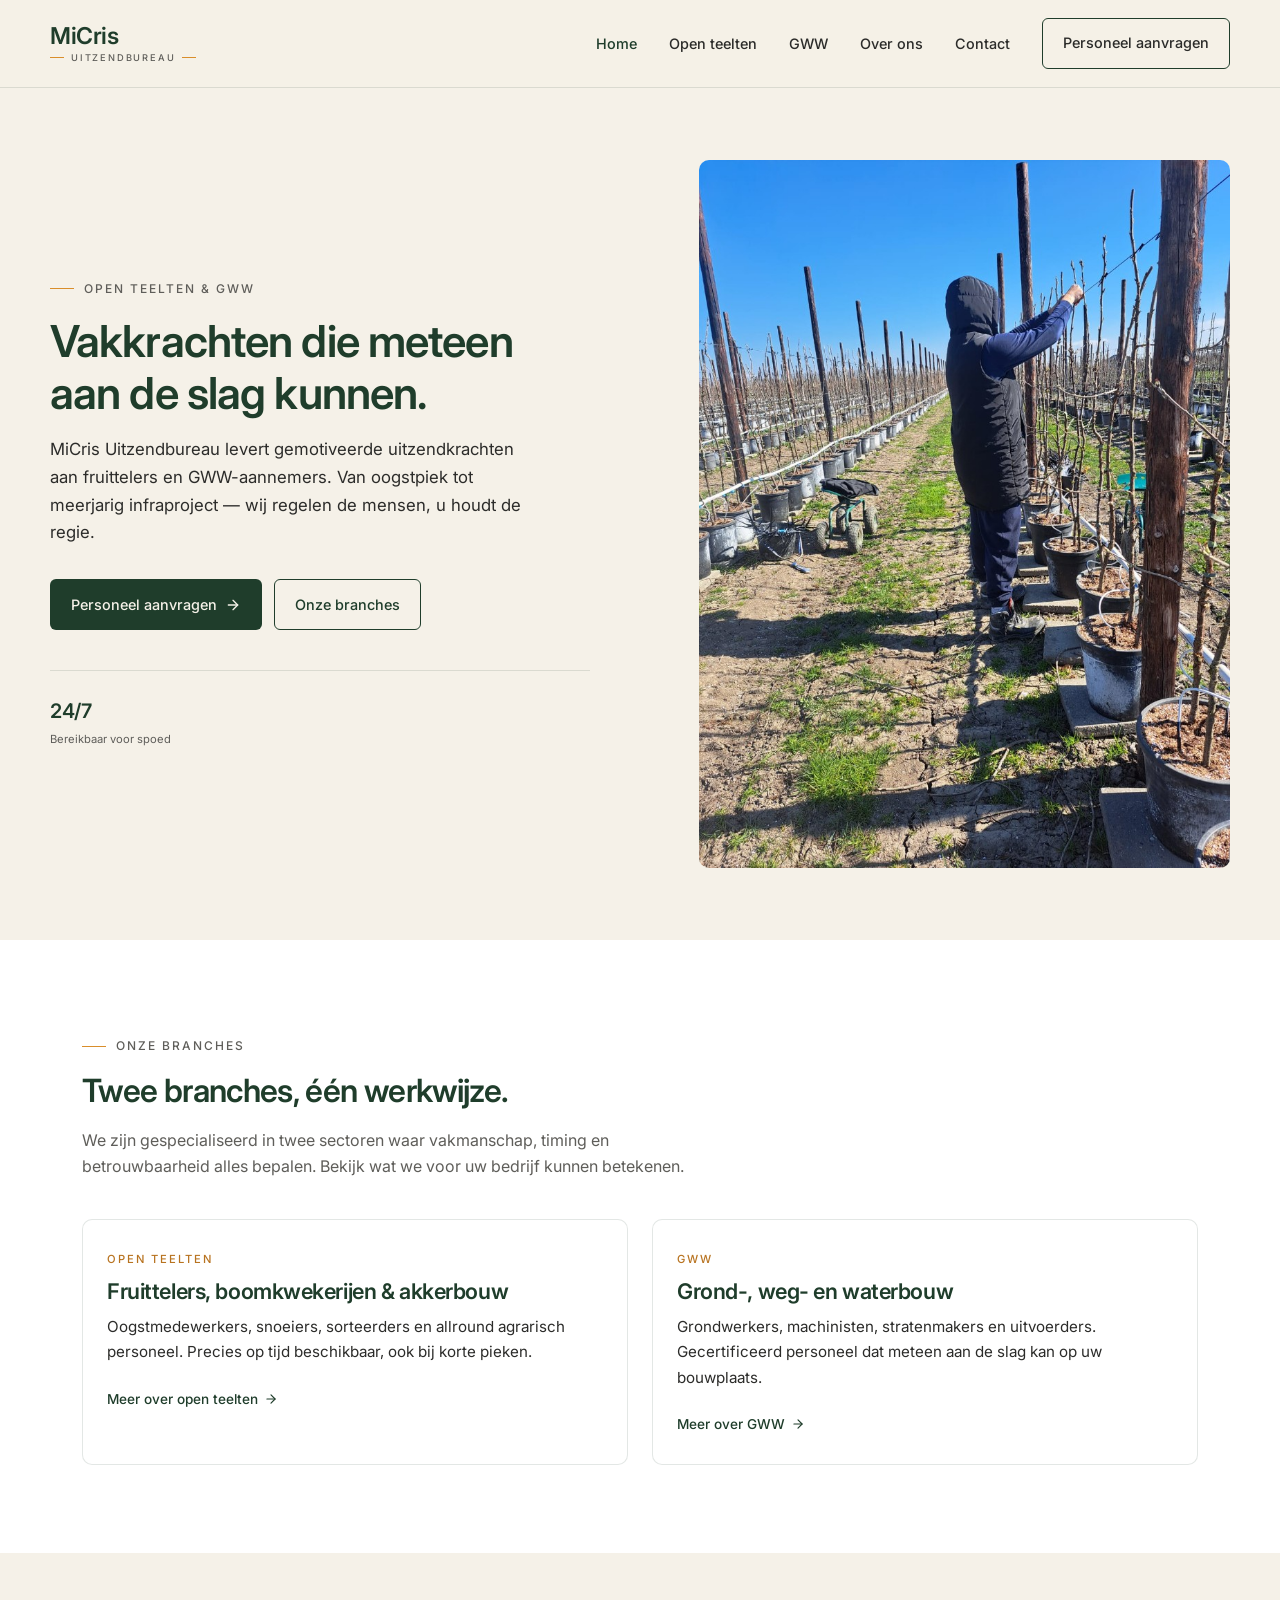
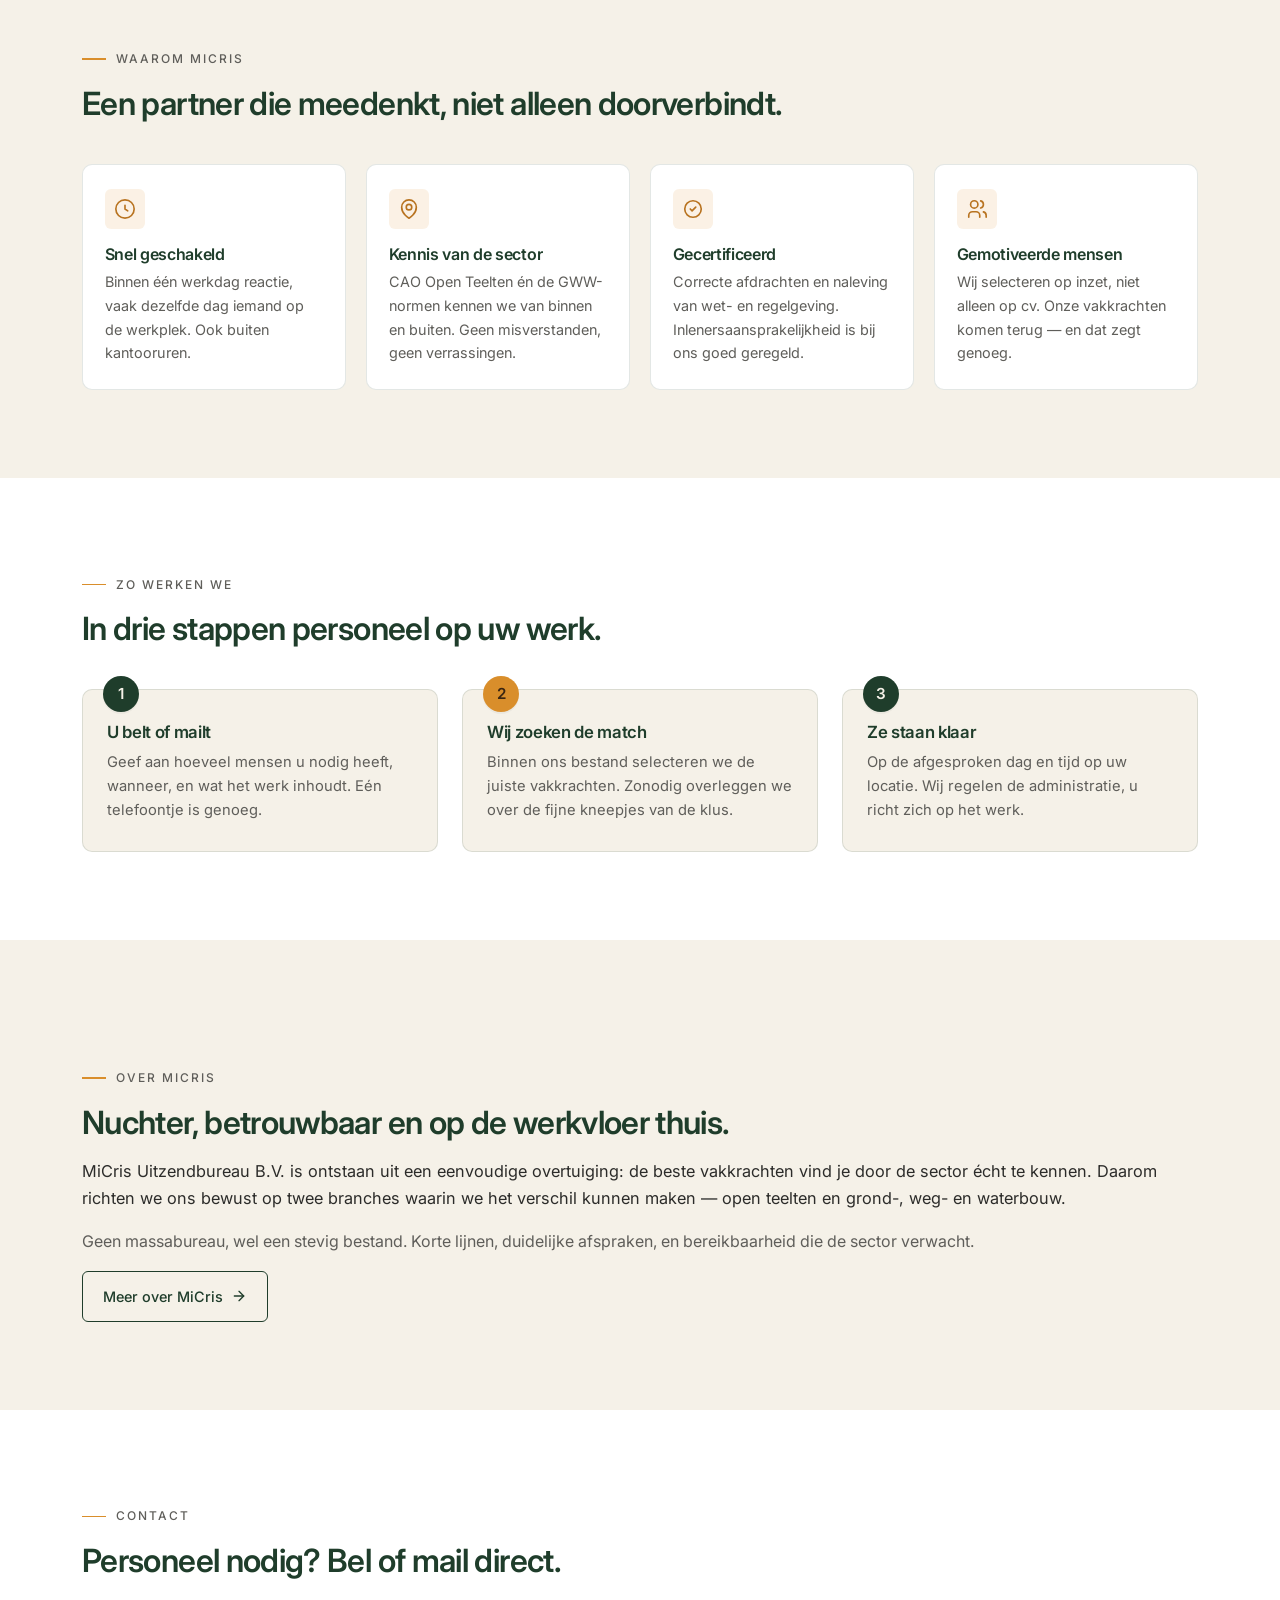
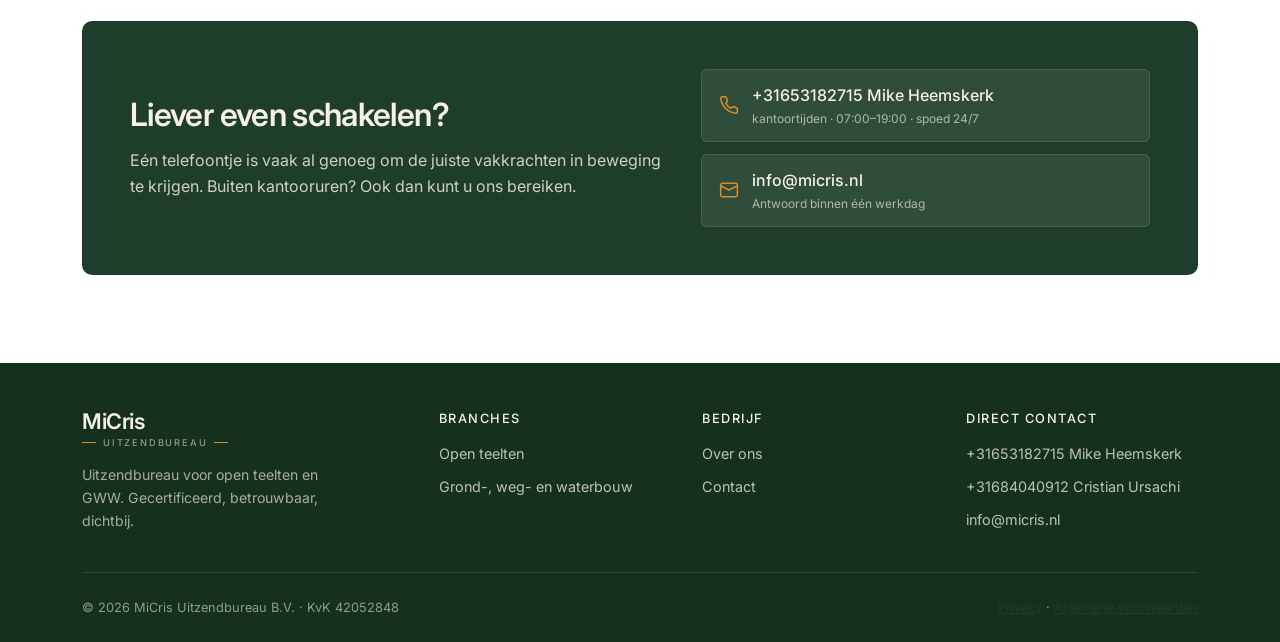
<file: index.html>
<!DOCTYPE html>
<html lang="nl">
<head>
  <meta charset="UTF-8" />
  <meta name="viewport" content="width=device-width, initial-scale=1.0" />
  <title>MiCris Uitzendbureau — vakkrachten voor open teelten en GWW</title>
  <meta name="description" content="MiCris Uitzendbureau B.V. levert gemotiveerde vakkrachten aan fruittelers en GWW-aannemers.. Bel direct voor personeel." />
  <link rel="preconnect" href="https://fonts.googleapis.com" />
  <link rel="preconnect" href="https://fonts.gstatic.com" crossorigin />
  <link href="https://fonts.googleapis.com/css2?family=Inter:wght@400;500;600&display=swap" rel="stylesheet" />
    <link rel="stylesheet" href="style.css" />
</head>
<body>

  <!-- ============================================
       HEADER
       ============================================ -->
  <header class="site-header">
    <div class="container nav">
      <a href="index.html" class="logo" aria-label="MiCris Uitzendbureau — naar homepagina">
        <span class="logo__name">MiCris</span>
        <span class="logo__descriptor">Uitzendbureau</span>
      </a>

      <button class="nav__toggle" aria-label="Menu openen" aria-expanded="false" aria-controls="primary-nav">
        <span></span><span></span><span></span>
      </button>

      <ul class="nav__links" id="primary-nav">
        <li><a href="index.html" class="is-active">Home</a></li>
        <li><a href="open-teelten.html">Open teelten</a></li>
        <li><a href="gww.html">GWW</a></li>
        <li><a href="over-ons.html">Over ons</a></li>
        <li><a href="contact.html">Contact</a></li>
        <li><a href="contact.html" class="btn btn--outline">Personeel aanvragen</a></li>
      </ul>
    </div>
  </header>

  <!-- ============================================
       HERO
       ============================================ -->
  <section class="hero">
    <div class="container hero__grid">
      <div class="hero__text">
        <span class="eyebrow">Open teelten &amp; GWW</span>
        <h1 class="hero__title">Vakkrachten die meteen aan de slag kunnen.</h1>
        <p class="hero__lead">
          MiCris Uitzendbureau levert gemotiveerde uitzendkrachten aan fruittelers en GWW-aannemers.
          Van oogstpiek tot meerjarig infraproject — wij regelen de mensen, u houdt de regie.
        </p>
        <div class="hero__cta">
          <a href="contact.html" class="btn btn--primary">
            Personeel aanvragen
            <svg class="arrow" width="16" height="16" viewBox="0 0 24 24" fill="none" stroke="currentColor" stroke-width="2" stroke-linecap="round" stroke-linejoin="round"><path d="M5 12h14"/><path d="m12 5 7 7-7 7"/></svg>
          </a>
          <a href="#branches" class="btn btn--outline">Onze branches</a>
        </div>
        <div class="hero__trust">
          <div class="trust-item">
            <p class="trust-item__value">24/7</p>
            <p class="trust-item__label">Bereikbaar voor spoed</p>
          </div>
        </div>
      </div>

      <div class="hero__visual">
        <img src="../assets/images/hero-sfeerbeeld.png" alt="Sfeerbeeld van een medewerker in de boomgaard" loading="eager" />
      </div>
    </div>
  </section>

  <!-- ============================================
       BRANCHES
       ============================================ -->
  <section class="section section--alt" id="branches">
    <div class="container">
      <span class="eyebrow">Onze branches</span>
      <h2>Twee branches, één werkwijze.</h2>
      <p style="max-width: 620px; color: var(--c-text-mute); margin-bottom: 0;">
        We zijn gespecialiseerd in twee sectoren waar vakmanschap, timing en betrouwbaarheid alles bepalen.
        Bekijk wat we voor uw bedrijf kunnen betekenen.
      </p>

      <div class="branches-grid">
        <!-- Open teelten -->
        <a href="open-teelten.html" class="branche-card">
          <div class="branche-card__body">
            <span class="branche-card__tag">Open teelten</span>
            <h3 class="branche-card__title">Fruittelers, boomkwekerijen &amp; akkerbouw</h3>
            <p class="branche-card__desc">
              Oogstmedewerkers, snoeiers, sorteerders en allround agrarisch personeel.
              Precies op tijd beschikbaar, ook bij korte pieken.
            </p>
            <span class="branche-card__link">
              Meer over open teelten
              <svg class="arrow" width="14" height="14" viewBox="0 0 24 24" fill="none" stroke="currentColor" stroke-width="2" stroke-linecap="round" stroke-linejoin="round"><path d="M5 12h14"/><path d="m12 5 7 7-7 7"/></svg>
            </span>
          </div>
        </a>

        <!-- GWW -->
        <a href="gww.html" class="branche-card">
          <div class="branche-card__body">
            <span class="branche-card__tag">GWW</span>
            <h3 class="branche-card__title">Grond-, weg- en waterbouw</h3>
            <p class="branche-card__desc">
              Grondwerkers, machinisten, stratenmakers en uitvoerders.
              Gecertificeerd personeel dat meteen aan de slag kan op uw bouwplaats.
            </p>
            <span class="branche-card__link">
              Meer over GWW
              <svg class="arrow" width="14" height="14" viewBox="0 0 24 24" fill="none" stroke="currentColor" stroke-width="2" stroke-linecap="round" stroke-linejoin="round"><path d="M5 12h14"/><path d="m12 5 7 7-7 7"/></svg>
            </span>
          </div>
        </a>
      </div>
    </div>
  </section>

  <!-- ============================================
       WAAROM MICRIS
       ============================================ -->
  <section class="section">
    <div class="container">
      <span class="eyebrow">Waarom MiCris</span>
      <h2>Een partner die meedenkt, niet alleen doorverbindt.</h2>

      <div class="usp-grid">
        <div class="usp">
          <div class="usp__icon">
            <svg viewBox="0 0 24 24"><path d="M12 8v4l3 2"/><circle cx="12" cy="12" r="10"/></svg>
          </div>
          <h3 class="usp__title">Snel geschakeld</h3>
          <p class="usp__desc">Binnen één werkdag reactie, vaak dezelfde dag iemand op de werkplek. Ook buiten kantooruren.</p>
        </div>
        <div class="usp">
          <div class="usp__icon">
            <svg viewBox="0 0 24 24"><path d="M12 22s-8-4.5-8-12a8 8 0 0 1 16 0c0 7.5-8 12-8 12z"/><circle cx="12" cy="10" r="3"/></svg>
          </div>
          <h3 class="usp__title">Kennis van de sector</h3>
          <p class="usp__desc">CAO Open Teelten én de GWW-normen kennen we van binnen en buiten. Geen misverstanden, geen verrassingen.</p>
        </div>
        <div class="usp">
          <div class="usp__icon">
            <svg viewBox="0 0 24 24"><path d="M9 12l2 2 4-4"/><path d="M21 12c0 4.97-4.03 9-9 9s-9-4.03-9-9 4.03-9 9-9 9 4.03 9 9z"/></svg>
          </div>
          <h3 class="usp__title">Gecertificeerd</h3>
          <p class="usp__desc">Correcte afdrachten en naleving van wet- en regelgeving. Inlenersaansprakelijkheid is bij ons goed geregeld.</p>
        </div>
        <div class="usp">
          <div class="usp__icon">
            <svg viewBox="0 0 24 24"><circle cx="9" cy="7" r="4"/><path d="M3 21v-2a4 4 0 0 1 4-4h4a4 4 0 0 1 4 4v2"/><path d="M16 3.13a4 4 0 0 1 0 7.75"/><path d="M22 21v-2a4 4 0 0 0-3-3.87"/></svg>
          </div>
          <h3 class="usp__title">Gemotiveerde mensen</h3>
          <p class="usp__desc">Wij selecteren op inzet, niet alleen op cv. Onze vakkrachten komen terug — en dat zegt genoeg.</p>
        </div>
      </div>
    </div>
  </section>

  <!-- ============================================
       ZO WERKEN WE
       ============================================ -->
  <section class="section section--alt">
    <div class="container">
      <span class="eyebrow">Zo werken we</span>
      <h2>In drie stappen personeel op uw werk.</h2>

      <div class="steps">
        <div class="step">
          <div class="step__num">1</div>
          <h3 class="step__title">U belt of mailt</h3>
          <p class="step__desc">Geef aan hoeveel mensen u nodig heeft, wanneer, en wat het werk inhoudt. Eén telefoontje is genoeg.</p>
        </div>
        <div class="step">
          <div class="step__num step__num--accent">2</div>
          <h3 class="step__title">Wij zoeken de match</h3>
          <p class="step__desc">Binnen ons bestand selecteren we de juiste vakkrachten. Zonodig overleggen we over de fijne kneepjes van de klus.</p>
        </div>
        <div class="step">
          <div class="step__num">3</div>
          <h3 class="step__title">Ze staan klaar</h3>
          <p class="step__desc">Op de afgesproken dag en tijd op uw locatie. Wij regelen de administratie, u richt zich op het werk.</p>
        </div>
      </div>
    </div>
  </section>

  <!-- ============================================
       OVER ONS TEASER
       ============================================ -->
  <section class="section">
    <div class="container">
      <div class="about-teaser">
        <div>
          <span class="eyebrow">Over MiCris</span>
          <h2>Nuchter, betrouwbaar en op de werkvloer thuis.</h2>
          <p style="color: var(--c-text); font-size: 1.02rem;">
            MiCris Uitzendbureau B.V. is ontstaan uit een eenvoudige overtuiging: de beste vakkrachten vind je door de sector écht te kennen.
            Daarom richten we ons bewust op twee branches waarin we het verschil kunnen maken —
            open teelten en grond-, weg- en waterbouw.
          </p>
          <p style="color: var(--c-text-mute);">
            Geen massabureau, wel een stevig bestand. Korte lijnen, duidelijke afspraken, en bereikbaarheid
            die de sector verwacht.
          </p>
          <a href="over-ons.html" class="btn btn--outline">
            Meer over MiCris
            <svg class="arrow" width="16" height="16" viewBox="0 0 24 24" fill="none" stroke="currentColor" stroke-width="2" stroke-linecap="round" stroke-linejoin="round"><path d="M5 12h14"/><path d="m12 5 7 7-7 7"/></svg>
          </a>
        </div>
      </div>
    </div>
  </section>

  <!-- ============================================
       CONTACT STRIP
       ============================================ -->
  <section class="section section--alt">
    <div class="container">
      <span class="eyebrow">Contact</span>
      <h2>Personeel nodig? Bel of mail direct.</h2>

      <div class="contact-strip">
        <div>
          <h2>Liever even schakelen?</h2>
          <p>
            Eén telefoontje is vaak al genoeg om de juiste vakkrachten in beweging te krijgen.
            Buiten kantooruren? Ook dan kunt u ons bereiken.
          </p>
        </div>
        <div class="contact-strip__info">
          <a href="tel:+31653182715" class="contact-strip__item">
            <span class="icon">
              <svg viewBox="0 0 24 24"><path d="M22 16.92v3a2 2 0 0 1-2.18 2 19.79 19.79 0 0 1-8.63-3.07 19.5 19.5 0 0 1-6-6 19.79 19.79 0 0 1-3.07-8.67A2 2 0 0 1 4.11 2h3a2 2 0 0 1 2 1.72c.127.96.361 1.903.7 2.81a2 2 0 0 1-.45 2.11L8.09 9.91a16 16 0 0 0 6 6l1.27-1.27a2 2 0 0 1 2.11-.45c.907.339 1.85.573 2.81.7A2 2 0 0 1 22 16.92z"/></svg>
            </span>
            <div>
              <strong>+31653182715 Mike Heemskerk</strong>
              <span class="meta">kantoortijden · 07:00–19:00 · spoed 24/7</span>
            </div>
          </a>
          <a href="mailto:info@micris.nl" class="contact-strip__item">
            <span class="icon">
              <svg viewBox="0 0 24 24"><rect x="2" y="4" width="20" height="16" rx="2"/><path d="m22 7-10 5L2 7"/></svg>
            </span>
            <div>
              <strong>info@micris.nl</strong>
              <span class="meta">Antwoord binnen één werkdag</span>
            </div>
          </a>
        </div>
      </div>
    </div>
  </section>

  <!-- ============================================
       FOOTER
       ============================================ -->
  <footer class="site-footer">
    <div class="container">
      <div class="footer-grid">
        <div class="footer__brand">
          <div class="logo" style="display:flex; flex-direction: column;">
            <span class="logo__name">MiCris</span>
            <span class="logo__descriptor">Uitzendbureau</span>
          </div>
          <p>Uitzendbureau voor open teelten en GWW. Gecertificeerd, betrouwbaar, dichtbij.</p>
        </div>
        <div>
          <h4>Branches</h4>
          <ul>
            <li><a href="open-teelten.html">Open teelten</a></li>
            <li><a href="gww.html">Grond-, weg- en waterbouw</a></li>
          </ul>
        </div>
        <div>
          <h4>Bedrijf</h4>
          <ul>
            <li><a href="over-ons.html">Over ons</a></li>
            <li><a href="contact.html">Contact</a></li>
          </ul>
        </div>
        <div>
          <h4>Direct contact</h4>
          <ul>
            <li><a href="tel:+31653182715">+31653182715 Mike Heemskerk</a></li>
            <li><a href="tel:+31684040912">+31684040912 Cristian Ursachi</a></li>
            <li><a href="mailto:info@micris.nl">info@micris.nl</a></li>
          </ul>
        </div>
      </div>

      <div class="footer__bottom">
        <span>© <span id="year"></span> MiCris Uitzendbureau B.V. · KvK 42052848</span>
        <span><a href="#">Privacy</a> · <a href="#">Algemene voorwaarden</a></span>
      </div>
    </div>
  </footer>

  <script>
    // Mobile nav toggle
    (function () {
      var btn = document.querySelector('.nav__toggle');
      var list = document.getElementById('primary-nav');
      if (!btn || !list) return;
      btn.addEventListener('click', function () {
        var open = list.classList.toggle('is-open');
        btn.setAttribute('aria-expanded', open ? 'true' : 'false');
      });
    })();
    // Year in footer
    document.getElementById('year').textContent = new Date().getFullYear();
  </script>
</body>
</html>
</file>
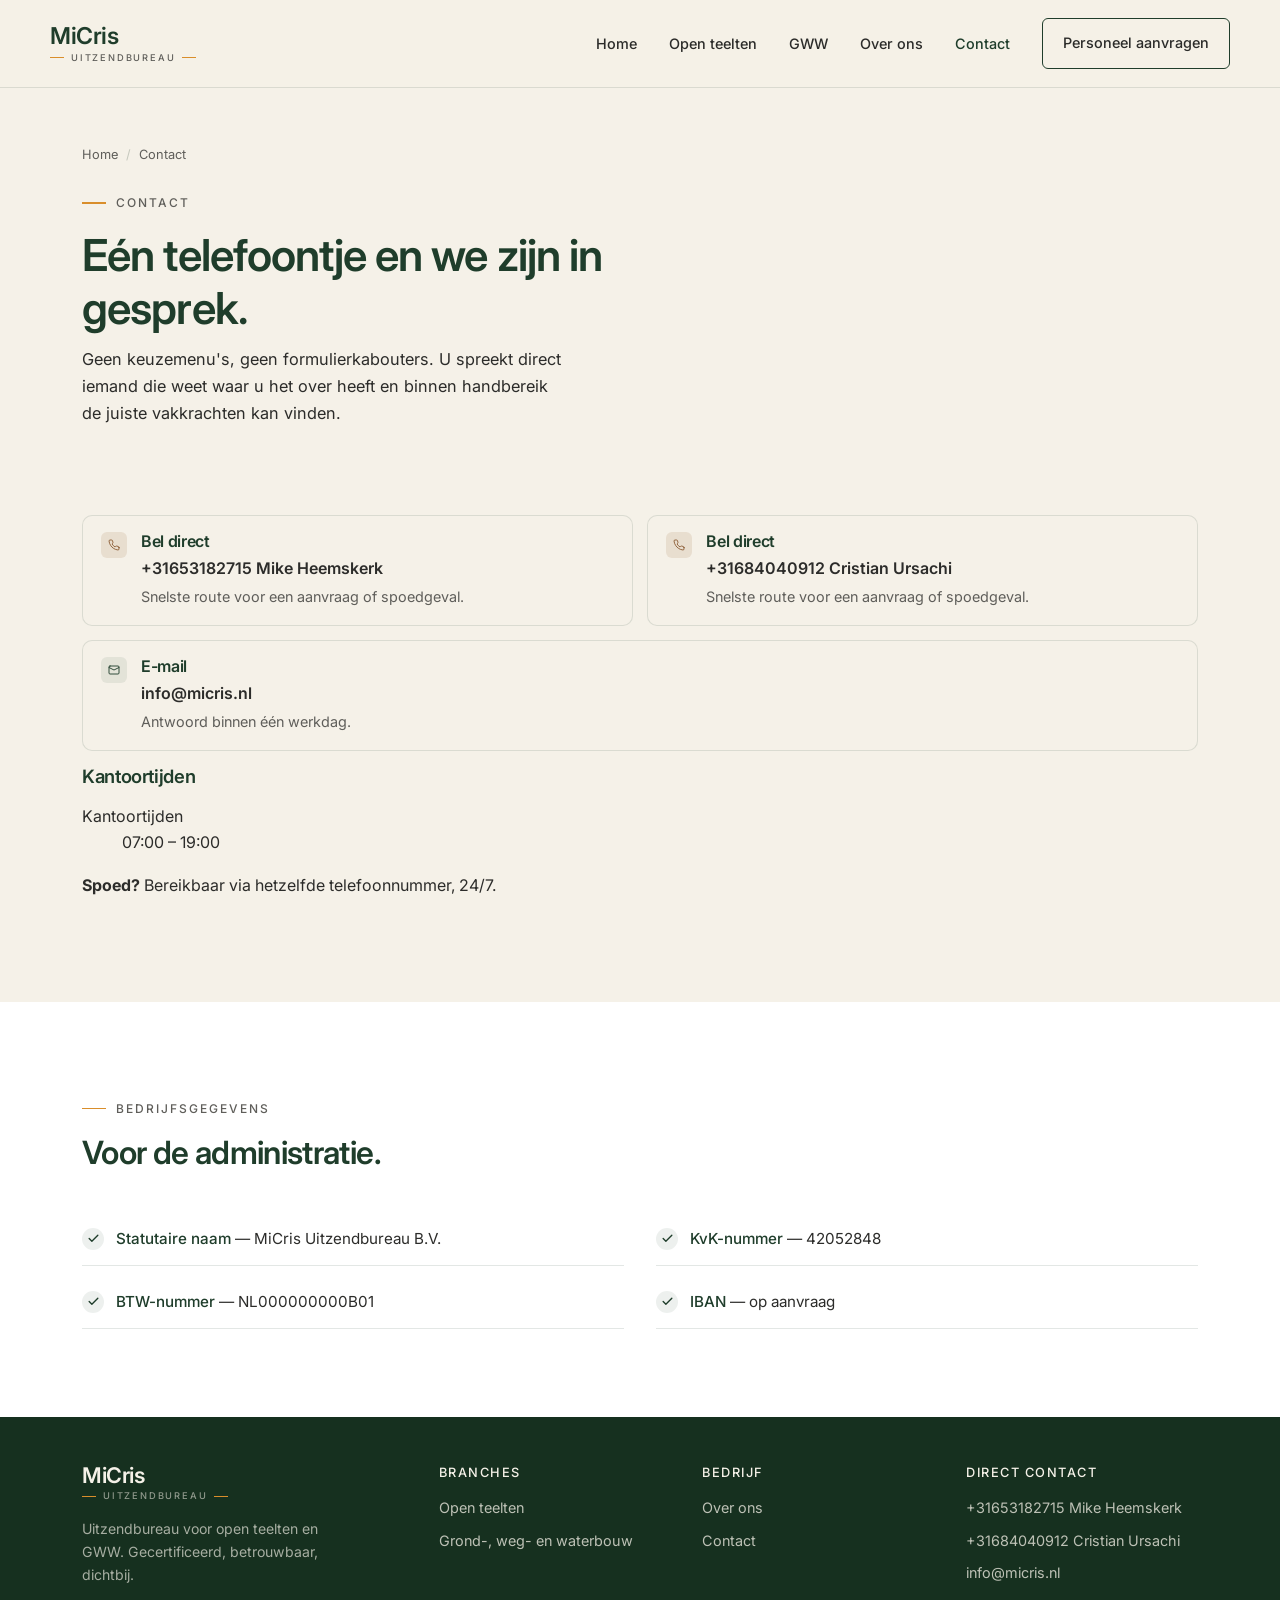
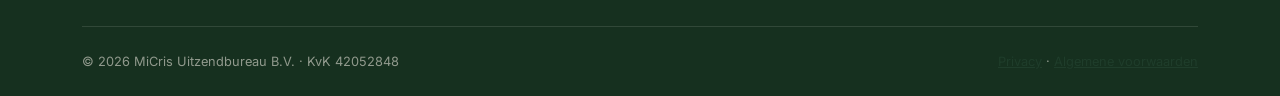
<file: contact.html>
<!DOCTYPE html>
<html lang="nl">
<head>
  <meta charset="UTF-8" />
  <meta name="viewport" content="width=device-width, initial-scale=1.0" />
  <title>Contact — bel of mail direct | MiCris Uitzendbureau</title>
  <meta name="description" content="Neem direct contact op met MiCris Uitzendbureau voor vakkrachten in open teelten of GWW. Kantoortijden 07:00–19:00, spoed 24/7." />
  <link rel="preconnect" href="https://fonts.googleapis.com" />
  <link rel="preconnect" href="https://fonts.gstatic.com" crossorigin />
  <link href="https://fonts.googleapis.com/css2?family=Inter:wght@400;500;600&display=swap" rel="stylesheet" />
    <link rel="stylesheet" href="style.css" />
</head>
<body>

  <header class="site-header">
    <div class="container nav">
      <a href="index.html" class="logo">
        <span class="logo__name">MiCris</span>
        <span class="logo__descriptor">Uitzendbureau</span>
      </a>
      <button class="nav__toggle" aria-label="Menu openen" aria-expanded="false" aria-controls="primary-nav">
        <span></span><span></span><span></span>
      </button>
      <ul class="nav__links" id="primary-nav">
        <li><a href="index.html">Home</a></li>
        <li><a href="open-teelten.html">Open teelten</a></li>
        <li><a href="gww.html">GWW</a></li>
        <li><a href="over-ons.html">Over ons</a></li>
        <li><a href="contact.html" class="is-active">Contact</a></li>
        <li><a href="contact.html" class="btn btn--outline">Personeel aanvragen</a></li>
      </ul>
    </div>
  </header>

  <!-- PAGE HEAD -->
  <section class="page-hero" style="padding-bottom: 0;">
    <div class="container">
      <nav class="breadcrumb" aria-label="Kruimelpad">
        <a href="index.html">Home</a>
        <span class="breadcrumb__sep">/</span>
        <a href="#" aria-current="page">Contact</a>
      </nav>
      <div style="max-width: 640px;">
        <span class="eyebrow">Contact</span>
        <h1 class="page-hero__title">Eén telefoontje en we zijn in gesprek.</h1>
        <p class="page-hero__lead" style="margin-bottom: 0;">
          Geen keuzemenu's, geen formulierkabouters. U spreekt direct iemand die weet waar u het over
          heeft en binnen handbereik de juiste vakkrachten kan vinden.
        </p>
      </div>
    </div>
  </section>

  <!-- CONTACT DETAILS -->
  <section class="section">
    <div class="container">
      <div class="contact-grid">

        <!-- LINKER KOLOM: telefoon, e-mail, openingstijden -->
        <div>
          <div class="contact-phone-row">
            <a href="tel:+31653182715" class="contact-card">
              <span class="contact-card__icon contact-card__icon--accent">
                <svg viewBox="0 0 24 24"><path d="M22 16.92v3a2 2 0 0 1-2.18 2 19.79 19.79 0 0 1-8.63-3.07 19.5 19.5 0 0 1-6-6 19.79 19.79 0 0 1-3.07-8.67A2 2 0 0 1 4.11 2h3a2 2 0 0 1 2 1.72c.127.96.361 1.903.7 2.81a2 2 0 0 1-.45 2.11L8.09 9.91a16 16 0 0 0 6 6l1.27-1.27a2 2 0 0 1 2.11-.45c.907.339 1.85.573 2.81.7A2 2 0 0 1 22 16.92z"/></svg>
              </span>
              <div>
                <h3>Bel direct</h3>
                <p class="contact-card__value">+31653182715 Mike Heemskerk</p>
                <p class="contact-card__meta">Snelste route voor een aanvraag of spoedgeval.</p>
              </div>
            </a>
            <a href="tel:+31684040912" class="contact-card">
              <span class="contact-card__icon contact-card__icon--accent">
                <svg viewBox="0 0 24 24"><path d="M22 16.92v3a2 2 0 0 1-2.18 2 19.79 19.79 0 0 1-8.63-3.07 19.5 19.5 0 0 1-6-6 19.79 19.79 0 0 1-3.07-8.67A2 2 0 0 1 4.11 2h3a2 2 0 0 1 2 1.72c.127.96.361 1.903.7 2.81a2 2 0 0 1-.45 2.11L8.09 9.91a16 16 0 0 0 6 6l1.27-1.27a2 2 0 0 1 2.11-.45c.907.339 1.85.573 2.81.7A2 2 0 0 1 22 16.92z"/></svg>
              </span>
              <div>
                <h3>Bel direct</h3>
                <p class="contact-card__value">+31684040912 Cristian Ursachi</p>
                <p class="contact-card__meta">Snelste route voor een aanvraag of spoedgeval.</p>
              </div>
            </a>
          </div>

          <a href="mailto:info@micris.nl" class="contact-card">
            <span class="contact-card__icon">
              <svg viewBox="0 0 24 24"><rect x="2" y="4" width="20" height="16" rx="2"/><path d="m22 7-10 5L2 7"/></svg>
            </span>
            <div>
              <h3>E-mail</h3>
              <p class="contact-card__value">info@micris.nl</p>
              <p class="contact-card__meta">Antwoord binnen één werkdag.</p>
            </div>
          </a>

          <div class="hours">
            <h3>Kantoortijden</h3>
            <dl>
              <dt>Kantoortijden</dt>
              <dd>07:00 – 19:00</dd>
            </dl>
            <p class="hours__note">
              <strong>Spoed?</strong> Bereikbaar via hetzelfde telefoonnummer, 24/7.
            </p>
          </div>
        </div>

      </div>
    </div>
  </section>

  <!-- BEDRIJFSGEGEVENS STRIP -->
  <section class="section section--alt">
    <div class="container">
      <div class="section-intro">
        <span class="eyebrow">Bedrijfsgegevens</span>
        <h2>Voor de administratie.</h2>
      </div>
      <div class="function-grid" style="border-top: none; padding-top: 0.5rem;">
        <div class="function-item">
          <span class="function-item__check"><svg viewBox="0 0 24 24"><polyline points="20 6 9 17 4 12"/></svg></span>
          <span><strong style="color: var(--c-primary); font-weight: 500;">Statutaire naam</strong> — MiCris Uitzendbureau B.V.</span>
        </div>
        <div class="function-item">
          <span class="function-item__check"><svg viewBox="0 0 24 24"><polyline points="20 6 9 17 4 12"/></svg></span>
          <span><strong style="color: var(--c-primary); font-weight: 500;">KvK-nummer</strong> — 42052848</span>
        </div>
        <div class="function-item">
          <span class="function-item__check"><svg viewBox="0 0 24 24"><polyline points="20 6 9 17 4 12"/></svg></span>
          <span><strong style="color: var(--c-primary); font-weight: 500;">BTW-nummer</strong> — NL000000000B01</span>
        </div>
        <div class="function-item">
          <span class="function-item__check"><svg viewBox="0 0 24 24"><polyline points="20 6 9 17 4 12"/></svg></span>
          <span><strong style="color: var(--c-primary); font-weight: 500;">IBAN</strong> — op aanvraag</span>
        </div>
      </div>
    </div>
  </section>

  <!-- FOOTER -->
  <footer class="site-footer">
    <div class="container">
      <div class="footer-grid">
        <div class="footer__brand">
          <div class="logo" style="display:flex; flex-direction: column;">
            <span class="logo__name">MiCris</span>
            <span class="logo__descriptor">Uitzendbureau</span>
          </div>
          <p>Uitzendbureau voor open teelten en GWW. Gecertificeerd, betrouwbaar, dichtbij.</p>
        </div>
        <div>
          <h4>Branches</h4>
          <ul>
            <li><a href="open-teelten.html">Open teelten</a></li>
            <li><a href="gww.html">Grond-, weg- en waterbouw</a></li>
          </ul>
        </div>
        <div>
          <h4>Bedrijf</h4>
          <ul>
            <li><a href="over-ons.html">Over ons</a></li>
            <li><a href="contact.html">Contact</a></li>
          </ul>
        </div>
        <div>
          <h4>Direct contact</h4>
          <ul>
            <li><a href="tel:+31653182715">+31653182715 Mike Heemskerk</a></li>
            <li><a href="tel:+31684040912">+31684040912 Cristian Ursachi</a></li>
            <li><a href="mailto:info@micris.nl">info@micris.nl</a></li>
          </ul>
        </div>
      </div>
      <div class="footer__bottom">
        <span>© <span id="year"></span> MiCris Uitzendbureau B.V. · KvK 42052848</span>
        <span><a href="#">Privacy</a> · <a href="#">Algemene voorwaarden</a></span>
      </div>
    </div>
  </footer>

  <script>
    (function () {
      var btn = document.querySelector('.nav__toggle');
      var list = document.getElementById('primary-nav');
      if (!btn || !list) return;
      btn.addEventListener('click', function () {
        var open = list.classList.toggle('is-open');
        btn.setAttribute('aria-expanded', open ? 'true' : 'false');
      });
    })();
    document.getElementById('year').textContent = new Date().getFullYear();
  </script>
</body>
</html>
</file>
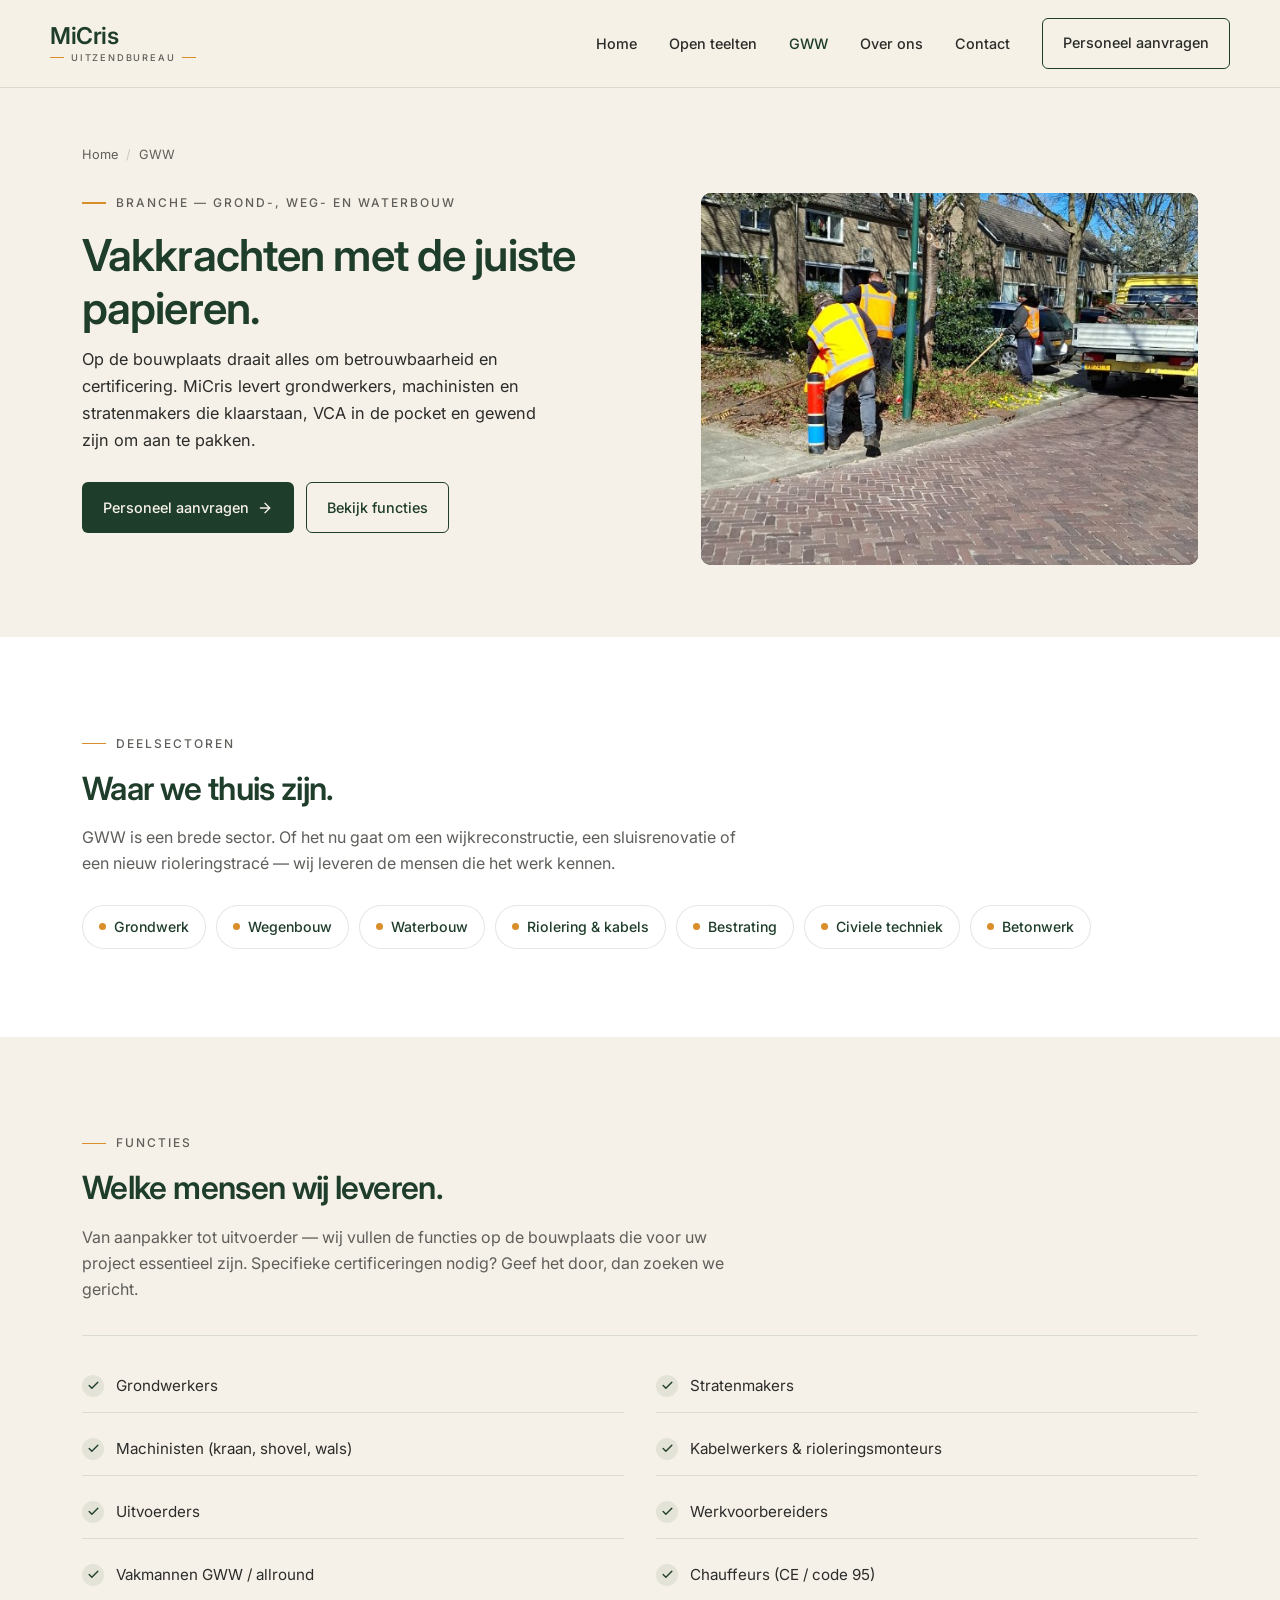
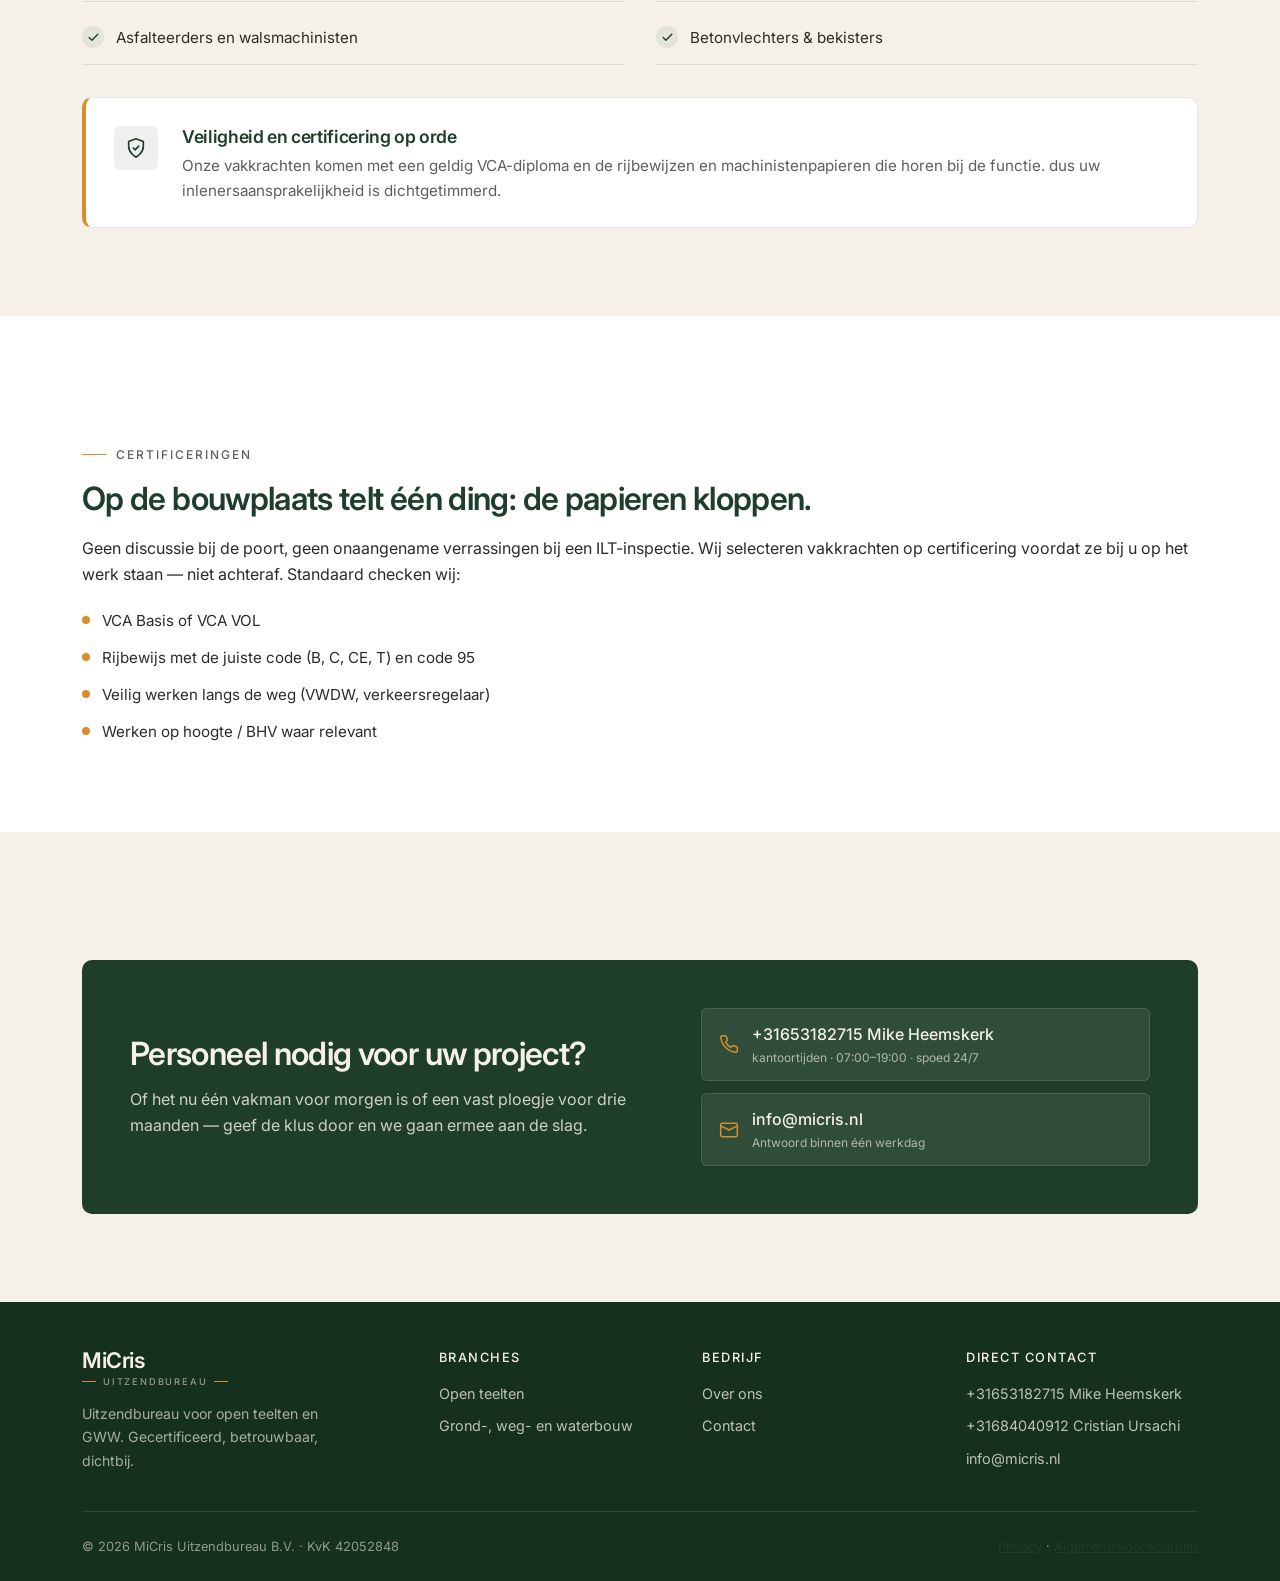
<file: gww.html>
<!DOCTYPE html>
<html lang="nl">
<head>
  <meta charset="UTF-8" />
  <meta name="viewport" content="width=device-width, initial-scale=1.0" />
  <title>Grond-, weg- en waterbouw — uitzendbureau voor aannemers | MiCris</title>
  <meta name="description" content="MiCris Uitzendbureau levert vakkrachten aan GWW-aannemers: grondwerkers, machinisten, stratenmakers en uitvoerders. VCA-gecertificeerd personeel met de juiste papieren." />
  <link rel="preconnect" href="https://fonts.googleapis.com" />
  <link rel="preconnect" href="https://fonts.gstatic.com" crossorigin />
  <link href="https://fonts.googleapis.com/css2?family=Inter:wght@400;500;600&display=swap" rel="stylesheet" />
    <link rel="stylesheet" href="style.css" />
</head>
<body>

  <header class="site-header">
    <div class="container nav">
      <a href="index.html" class="logo" aria-label="MiCris Uitzendbureau — naar homepagina">
        <span class="logo__name">MiCris</span>
        <span class="logo__descriptor">Uitzendbureau</span>
      </a>
      <button class="nav__toggle" aria-label="Menu openen" aria-expanded="false" aria-controls="primary-nav">
        <span></span><span></span><span></span>
      </button>
      <ul class="nav__links" id="primary-nav">
        <li><a href="index.html">Home</a></li>
        <li><a href="open-teelten.html">Open teelten</a></li>
        <li><a href="gww.html" class="is-active">GWW</a></li>
        <li><a href="over-ons.html">Over ons</a></li>
        <li><a href="contact.html">Contact</a></li>
        <li><a href="contact.html" class="btn btn--outline">Personeel aanvragen</a></li>
      </ul>
    </div>
  </header>

  <!-- PAGE HERO -->
  <section class="page-hero">
    <div class="container">
      <nav class="breadcrumb" aria-label="Kruimelpad">
        <a href="index.html">Home</a>
        <span class="breadcrumb__sep">/</span>
        <a href="#" aria-current="page">GWW</a>
      </nav>
      <div class="page-hero__grid">
        <div class="page-hero__text">
          <span class="eyebrow">Branche — grond-, weg- en waterbouw</span>
          <h1 class="page-hero__title">Vakkrachten met de juiste papieren.</h1>
          <p class="page-hero__lead">
            Op de bouwplaats draait alles om betrouwbaarheid en certificering. MiCris levert
            grondwerkers, machinisten en stratenmakers die klaarstaan, VCA in de pocket en
            gewend zijn om aan te pakken.
          </p>
          <div class="hero__cta">
            <a href="contact.html" class="btn btn--primary">
              Personeel aanvragen
              <svg class="arrow" width="16" height="16" viewBox="0 0 24 24" fill="none" stroke="currentColor" stroke-width="2" stroke-linecap="round" stroke-linejoin="round"><path d="M5 12h14"/><path d="m12 5 7 7-7 7"/></svg>
            </a>
            <a href="#functies" class="btn btn--outline">Bekijk functies</a>
          </div>
        </div>
        <div class="page-hero__visual">
          <img src="assets/images/gww-hero.png" alt="GWW-medewerkers aan het werk in de openbare ruimte" loading="eager" />
        </div>
      </div>
    </div>
  </section>

  <!-- DEELSECTOREN -->
  <section class="section section--alt">
    <div class="container">
      <div class="section-intro">
        <span class="eyebrow">Deelsectoren</span>
        <h2>Waar we thuis zijn.</h2>
        <p>
          GWW is een brede sector. Of het nu gaat om een wijkreconstructie, een sluisrenovatie of een nieuw
          rioleringstracé — wij leveren de mensen die het werk kennen.
        </p>
      </div>
      <div class="tag-row">
        <span class="tag">Grondwerk</span>
        <span class="tag">Wegenbouw</span>
        <span class="tag">Waterbouw</span>
        <span class="tag">Riolering &amp; kabels</span>
        <span class="tag">Bestrating</span>
        <span class="tag">Civiele techniek</span>
        <span class="tag">Betonwerk</span>
      </div>
    </div>
  </section>

  <!-- FUNCTIES -->
  <section class="section" id="functies">
    <div class="container">
      <div class="section-intro">
        <span class="eyebrow">Functies</span>
        <h2>Welke mensen wij leveren.</h2>
        <p>
          Van aanpakker tot uitvoerder — wij vullen de functies op de bouwplaats die voor uw project
          essentieel zijn. Specifieke certificeringen nodig? Geef het door, dan zoeken we gericht.
        </p>
      </div>

      <div class="function-grid">
        <div class="function-item">
          <span class="function-item__check"><svg viewBox="0 0 24 24"><polyline points="20 6 9 17 4 12"/></svg></span>
          Grondwerkers
        </div>
        <div class="function-item">
          <span class="function-item__check"><svg viewBox="0 0 24 24"><polyline points="20 6 9 17 4 12"/></svg></span>
          Stratenmakers
        </div>
        <div class="function-item">
          <span class="function-item__check"><svg viewBox="0 0 24 24"><polyline points="20 6 9 17 4 12"/></svg></span>
          Machinisten (kraan, shovel, wals)
        </div>
        <div class="function-item">
          <span class="function-item__check"><svg viewBox="0 0 24 24"><polyline points="20 6 9 17 4 12"/></svg></span>
          Kabelwerkers &amp; rioleringsmonteurs
        </div>
        <div class="function-item">
          <span class="function-item__check"><svg viewBox="0 0 24 24"><polyline points="20 6 9 17 4 12"/></svg></span>
          Uitvoerders
        </div>
        <div class="function-item">
          <span class="function-item__check"><svg viewBox="0 0 24 24"><polyline points="20 6 9 17 4 12"/></svg></span>
          Werkvoorbereiders
        </div>
        <div class="function-item">
          <span class="function-item__check"><svg viewBox="0 0 24 24"><polyline points="20 6 9 17 4 12"/></svg></span>
          Vakmannen GWW / allround
        </div>
        <div class="function-item">
          <span class="function-item__check"><svg viewBox="0 0 24 24"><polyline points="20 6 9 17 4 12"/></svg></span>
          Chauffeurs (CE / code 95)
        </div>
        <div class="function-item">
          <span class="function-item__check"><svg viewBox="0 0 24 24"><polyline points="20 6 9 17 4 12"/></svg></span>
          Asfalteerders en walsmachinisten
        </div>
        <div class="function-item">
          <span class="function-item__check"><svg viewBox="0 0 24 24"><polyline points="20 6 9 17 4 12"/></svg></span>
          Betonvlechters &amp; bekisters
        </div>
      </div>

      <div class="info-strip">
        <div class="info-strip__icon">
          <svg viewBox="0 0 24 24"><path d="M12 22s-8-4.5-8-12V5l8-3 8 3v5c0 7.5-8 12-8 12z"/><path d="m9 12 2 2 4-4"/></svg>
        </div>
        <div>
          <h3>Veiligheid en certificering op orde</h3>
          <p>
            Onze vakkrachten komen met een geldig VCA-diploma en de rijbewijzen en machinistenpapieren
            die horen bij de functie. dus uw
            inlenersaansprakelijkheid is dichtgetimmerd.
          </p>
        </div>
      </div>
    </div>
  </section>

  <!-- JUISTE PAPIEREN -->
  <section class="section section--alt">
    <div class="container">
      <div class="feature-split feature-split--reverse">
        <div class="feature-split__text">
          <span class="eyebrow">Certificeringen</span>
          <h2>Op de bouwplaats telt één ding: de papieren kloppen.</h2>
          <p>
            Geen discussie bij de poort, geen onaangename verrassingen bij een ILT-inspectie. Wij
            selecteren vakkrachten op certificering voordat ze bij u op het werk staan — niet
            achteraf. Standaard checken wij:
          </p>
          <ul class="feature-split__bullets">
            <li>VCA Basis of VCA VOL</li>
            <li>Rijbewijs met de juiste code (B, C, CE, T) en code 95</li>
            <li>Veilig werken langs de weg (VWDW, verkeersregelaar)</li>
            <li>Werken op hoogte / BHV waar relevant</li>
          </ul>
        </div>
        </div>
    </div>
  </section>

  <!-- CONTACT STRIP -->
  <section class="section">
    <div class="container">
      <div class="contact-strip">
        <div>
          <h2>Personeel nodig voor uw project?</h2>
          <p>
            Of het nu één vakman voor morgen is of een vast ploegje voor drie maanden —
            geef de klus door en we gaan ermee aan de slag.
          </p>
        </div>
        <div class="contact-strip__info">
          <a href="tel:+31653182715" class="contact-strip__item">
            <span class="icon">
              <svg viewBox="0 0 24 24"><path d="M22 16.92v3a2 2 0 0 1-2.18 2 19.79 19.79 0 0 1-8.63-3.07 19.5 19.5 0 0 1-6-6 19.79 19.79 0 0 1-3.07-8.67A2 2 0 0 1 4.11 2h3a2 2 0 0 1 2 1.72c.127.96.361 1.903.7 2.81a2 2 0 0 1-.45 2.11L8.09 9.91a16 16 0 0 0 6 6l1.27-1.27a2 2 0 0 1 2.11-.45c.907.339 1.85.573 2.81.7A2 2 0 0 1 22 16.92z"/></svg>
            </span>
            <div>
              <strong>+31653182715 Mike Heemskerk</strong>
              <span class="meta">kantoortijden · 07:00–19:00 · spoed 24/7</span>
            </div>
          </a>
          <a href="mailto:info@micris.nl" class="contact-strip__item">
            <span class="icon">
              <svg viewBox="0 0 24 24"><rect x="2" y="4" width="20" height="16" rx="2"/><path d="m22 7-10 5L2 7"/></svg>
            </span>
            <div>
              <strong>info@micris.nl</strong>
              <span class="meta">Antwoord binnen één werkdag</span>
            </div>
          </a>
        </div>
      </div>
    </div>
  </section>

  <!-- FOOTER -->
  <footer class="site-footer">
    <div class="container">
      <div class="footer-grid">
        <div class="footer__brand">
          <div class="logo" style="display:flex; flex-direction: column;">
            <span class="logo__name">MiCris</span>
            <span class="logo__descriptor">Uitzendbureau</span>
          </div>
          <p>Uitzendbureau voor open teelten en GWW. Gecertificeerd, betrouwbaar, dichtbij.</p>
        </div>
        <div>
          <h4>Branches</h4>
          <ul>
            <li><a href="open-teelten.html">Open teelten</a></li>
            <li><a href="gww.html">Grond-, weg- en waterbouw</a></li>
          </ul>
        </div>
        <div>
          <h4>Bedrijf</h4>
          <ul>
            <li><a href="over-ons.html">Over ons</a></li>
            <li><a href="contact.html">Contact</a></li>
          </ul>
        </div>
        <div>
          <h4>Direct contact</h4>
          <ul>
            <li><a href="tel:+31653182715">+31653182715 Mike Heemskerk</a></li>
            <li><a href="tel:+31684040912">+31684040912 Cristian Ursachi</a></li>
            <li><a href="mailto:info@micris.nl">info@micris.nl</a></li>
          </ul>
        </div>
      </div>
      <div class="footer__bottom">
        <span>© <span id="year"></span> MiCris Uitzendbureau B.V. · KvK 42052848</span>
        <span><a href="#">Privacy</a> · <a href="#">Algemene voorwaarden</a></span>
      </div>
    </div>
  </footer>

  <script>
    (function () {
      var btn = document.querySelector('.nav__toggle');
      var list = document.getElementById('primary-nav');
      if (!btn || !list) return;
      btn.addEventListener('click', function () {
        var open = list.classList.toggle('is-open');
        btn.setAttribute('aria-expanded', open ? 'true' : 'false');
      });
    })();
    document.getElementById('year').textContent = new Date().getFullYear();
  </script>
</body>
</html>
</file>
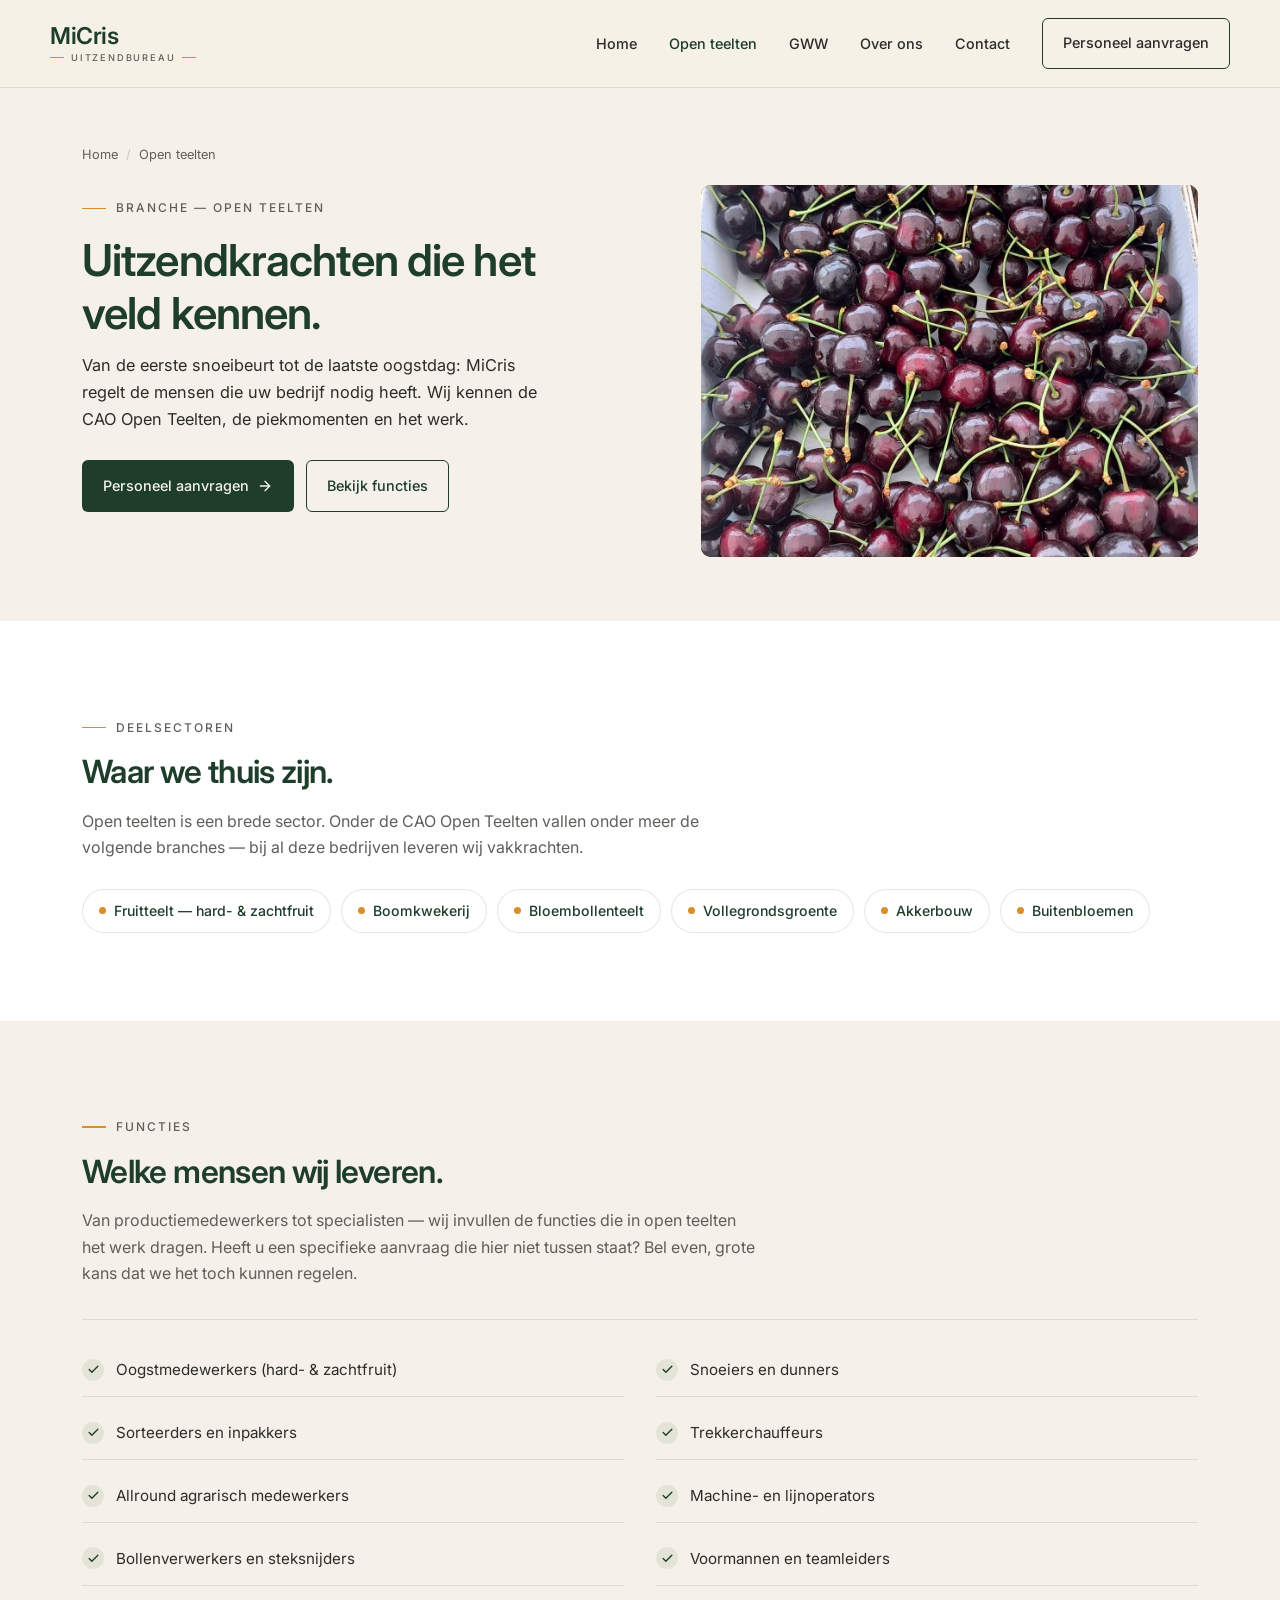
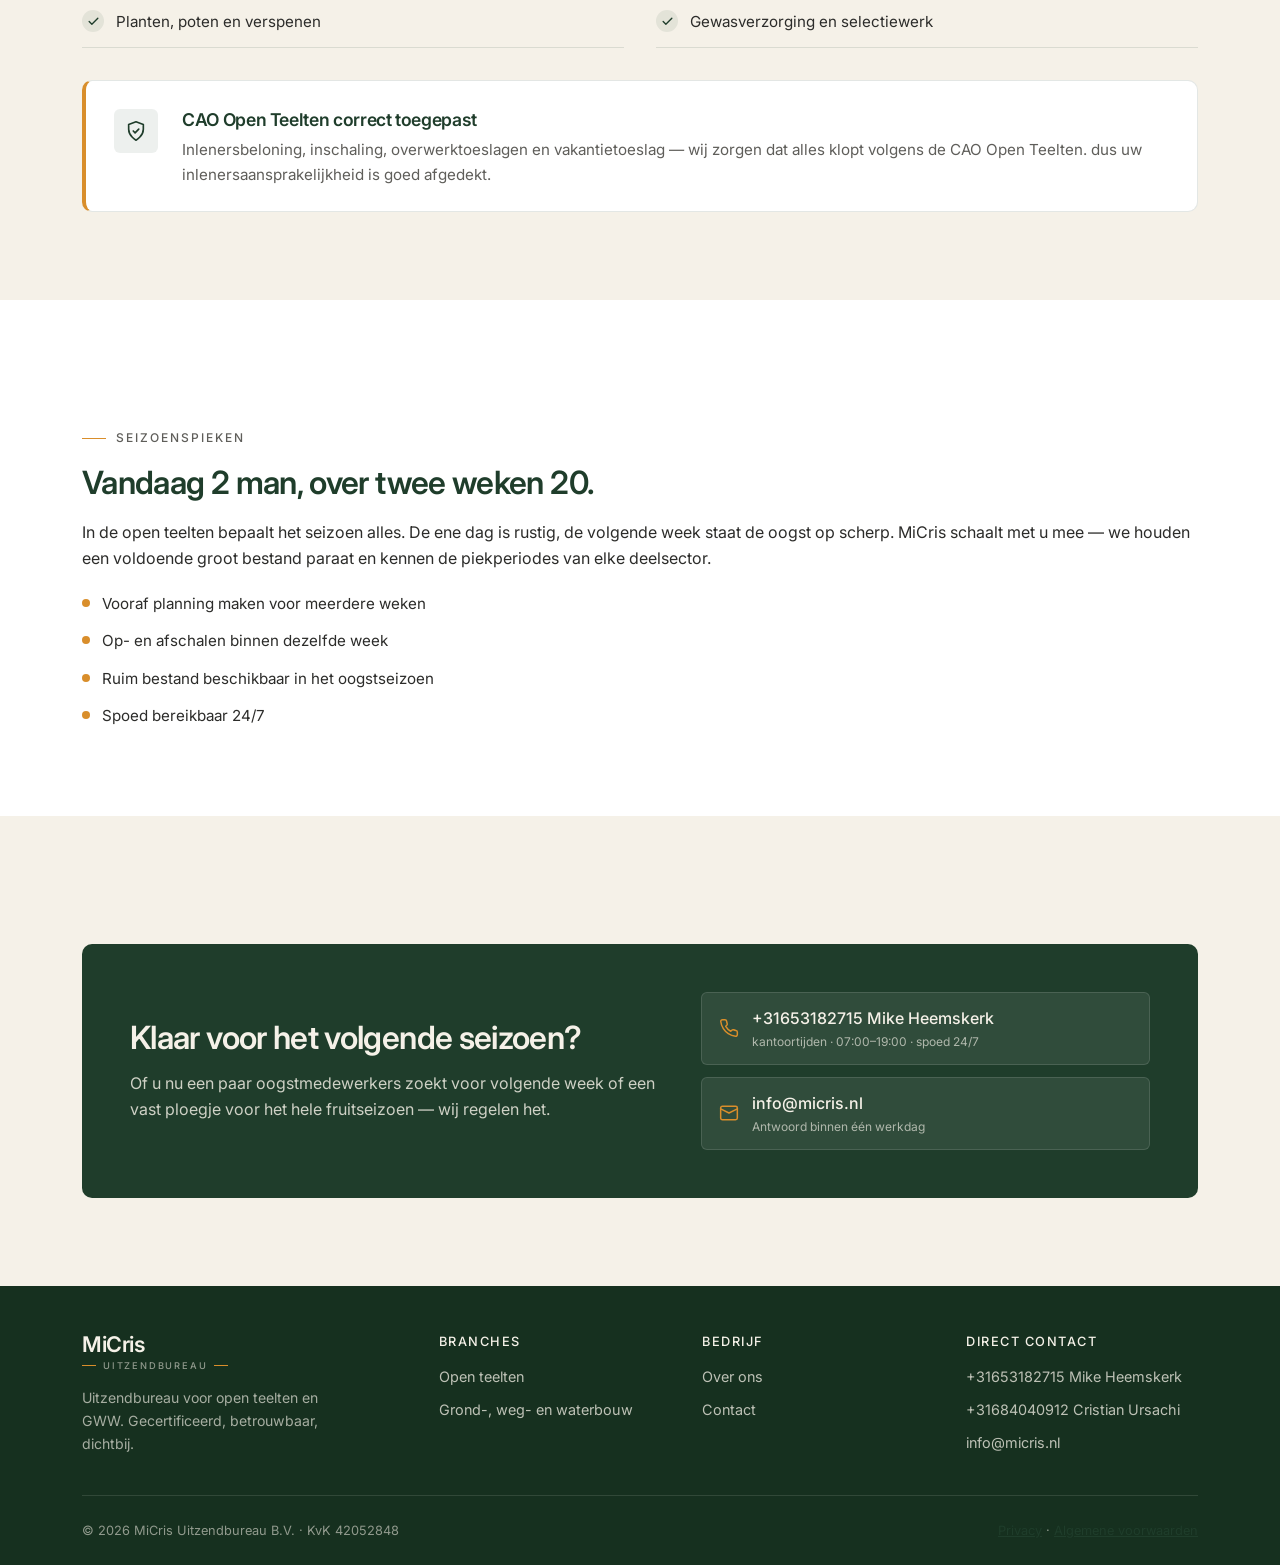
<file: open-teelten.html>
<!DOCTYPE html>
<html lang="nl">
<head>
  <meta charset="UTF-8" />
  <meta name="viewport" content="width=device-width, initial-scale=1.0" />
  <title>Open teelten — uitzendbureau voor fruittelers &amp; boomkwekerijen | MiCris</title>
  <meta name="description" content="MiCris Uitzendbureau levert vakkrachten aan fruittelers, boomkwekerijen, bloembollen- en akkerbouwbedrijven. CAO Open Teelten correct toegepast.." />
  <link rel="preconnect" href="https://fonts.googleapis.com" />
  <link rel="preconnect" href="https://fonts.gstatic.com" crossorigin />
  <link href="https://fonts.googleapis.com/css2?family=Inter:wght@400;500;600&display=swap" rel="stylesheet" />
    <link rel="stylesheet" href="style.css" />
</head>
<body>

  <!-- ============================================
       HEADER
       ============================================ -->
  <header class="site-header">
    <div class="container nav">
      <a href="index.html" class="logo" aria-label="MiCris Uitzendbureau — naar homepagina">
        <span class="logo__name">MiCris</span>
        <span class="logo__descriptor">Uitzendbureau</span>
      </a>

      <button class="nav__toggle" aria-label="Menu openen" aria-expanded="false" aria-controls="primary-nav">
        <span></span><span></span><span></span>
      </button>

      <ul class="nav__links" id="primary-nav">
        <li><a href="index.html">Home</a></li>
        <li><a href="open-teelten.html" class="is-active">Open teelten</a></li>
        <li><a href="gww.html">GWW</a></li>
        <li><a href="over-ons.html">Over ons</a></li>
        <li><a href="contact.html">Contact</a></li>
        <li><a href="contact.html" class="btn btn--outline">Personeel aanvragen</a></li>
      </ul>
    </div>
  </header>

  <!-- ============================================
       PAGE HERO
       ============================================ -->
  <section class="page-hero">
    <div class="container">
      <nav class="breadcrumb" aria-label="Kruimelpad">
        <a href="index.html">Home</a>
        <span class="breadcrumb__sep">/</span>
        <a href="#" aria-current="page">Open teelten</a>
      </nav>
      <div class="page-hero__grid">
        <div class="page-hero__text">
          <span class="eyebrow">Branche — open teelten</span>
          <h1 class="page-hero__title">Uitzendkrachten die het veld kennen.</h1>
          <p class="page-hero__lead">
            Van de eerste snoeibeurt tot de laatste oogstdag: MiCris regelt de mensen die uw bedrijf
            nodig heeft. Wij kennen de CAO Open Teelten, de piekmomenten en het werk.
          </p>
          <div class="hero__cta">
            <a href="contact.html" class="btn btn--primary">
              Personeel aanvragen
              <svg class="arrow" width="16" height="16" viewBox="0 0 24 24" fill="none" stroke="currentColor" stroke-width="2" stroke-linecap="round" stroke-linejoin="round"><path d="M5 12h14"/><path d="m12 5 7 7-7 7"/></svg>
            </a>
            <a href="#functies" class="btn btn--outline">Bekijk functies</a>
          </div>
        </div>
        <div class="page-hero__visual">
          <img src="assets/images/open-teelten-hero.png" alt="Verse kersen in een kist — open teelten en oogst" loading="eager" />
        </div>
      </div>
    </div>
  </section>

  <!-- ============================================
       WAAR WE VOOR WERKEN — deelsectoren
       ============================================ -->
  <section class="section section--alt">
    <div class="container">
      <div class="section-intro">
        <span class="eyebrow">Deelsectoren</span>
        <h2>Waar we thuis zijn.</h2>
        <p>
          Open teelten is een brede sector. Onder de CAO Open Teelten vallen onder meer de volgende branches —
          bij al deze bedrijven leveren wij vakkrachten.
        </p>
      </div>
      <div class="tag-row">
        <span class="tag">Fruitteelt — hard- &amp; zachtfruit</span>
        <span class="tag">Boomkwekerij</span>
        <span class="tag">Bloembollenteelt</span>
        <span class="tag">Vollegrondsgroente</span>
        <span class="tag">Akkerbouw</span>
        <span class="tag">Buitenbloemen</span>
      </div>
    </div>
  </section>

  <!-- ============================================
       FUNCTIES
       ============================================ -->
  <section class="section" id="functies">
    <div class="container">
      <div class="section-intro">
        <span class="eyebrow">Functies</span>
        <h2>Welke mensen wij leveren.</h2>
        <p>
          Van productiemedewerkers tot specialisten — wij invullen de functies die in open teelten
          het werk dragen. Heeft u een specifieke aanvraag die hier niet tussen staat? Bel even,
          grote kans dat we het toch kunnen regelen.
        </p>
      </div>

      <div class="function-grid">
        <div class="function-item">
          <span class="function-item__check"><svg viewBox="0 0 24 24"><polyline points="20 6 9 17 4 12"/></svg></span>
          Oogstmedewerkers (hard- &amp; zachtfruit)
        </div>
        <div class="function-item">
          <span class="function-item__check"><svg viewBox="0 0 24 24"><polyline points="20 6 9 17 4 12"/></svg></span>
          Snoeiers en dunners
        </div>
        <div class="function-item">
          <span class="function-item__check"><svg viewBox="0 0 24 24"><polyline points="20 6 9 17 4 12"/></svg></span>
          Sorteerders en inpakkers
        </div>
        <div class="function-item">
          <span class="function-item__check"><svg viewBox="0 0 24 24"><polyline points="20 6 9 17 4 12"/></svg></span>
          Trekkerchauffeurs
        </div>
        <div class="function-item">
          <span class="function-item__check"><svg viewBox="0 0 24 24"><polyline points="20 6 9 17 4 12"/></svg></span>
          Allround agrarisch medewerkers
        </div>
        <div class="function-item">
          <span class="function-item__check"><svg viewBox="0 0 24 24"><polyline points="20 6 9 17 4 12"/></svg></span>
          Machine- en lijnoperators
        </div>
        <div class="function-item">
          <span class="function-item__check"><svg viewBox="0 0 24 24"><polyline points="20 6 9 17 4 12"/></svg></span>
          Bollenverwerkers en steksnijders
        </div>
        <div class="function-item">
          <span class="function-item__check"><svg viewBox="0 0 24 24"><polyline points="20 6 9 17 4 12"/></svg></span>
          Voormannen en teamleiders
        </div>
        <div class="function-item">
          <span class="function-item__check"><svg viewBox="0 0 24 24"><polyline points="20 6 9 17 4 12"/></svg></span>
          Planten, poten en verspenen
        </div>
        <div class="function-item">
          <span class="function-item__check"><svg viewBox="0 0 24 24"><polyline points="20 6 9 17 4 12"/></svg></span>
          Gewasverzorging en selectiewerk
        </div>
      </div>

      <!-- CAO / compliance info strip -->
      <div class="info-strip">
        <div class="info-strip__icon">
          <svg viewBox="0 0 24 24"><path d="M12 22s-8-4.5-8-12V5l8-3 8 3v5c0 7.5-8 12-8 12z"/><path d="m9 12 2 2 4-4"/></svg>
        </div>
        <div>
          <h3>CAO Open Teelten correct toegepast</h3>
          <p>
            Inlenersbeloning, inschaling, overwerktoeslagen en vakantietoeslag — wij zorgen dat
            alles klopt volgens de CAO Open Teelten. dus uw
            inlenersaansprakelijkheid is goed afgedekt.
          </p>
        </div>
      </div>
    </div>
  </section>

  <!-- ============================================
       SEIZOENSPIEKEN
       ============================================ -->
  <section class="section section--alt">
    <div class="container">
      <div class="feature-split">
        <div class="feature-split__text">
          <span class="eyebrow">Seizoenspieken</span>
          <h2>Vandaag 2 man, over twee weken 20.</h2>
          <p>
            In de open teelten bepaalt het seizoen alles. De ene dag is rustig, de volgende week staat
            de oogst op scherp. MiCris schaalt met u mee — we houden een voldoende groot bestand
            paraat en kennen de piekperiodes van elke deelsector.
          </p>
          <ul class="feature-split__bullets">
            <li>Vooraf planning maken voor meerdere weken</li>
            <li>Op- en afschalen binnen dezelfde week</li>
            <li>Ruim bestand beschikbaar in het oogstseizoen</li>
            <li>Spoed bereikbaar 24/7</li>
          </ul>
        </div>
      </div>
    </div>
  </section>

  <!-- ============================================
       CONTACT STRIP
       ============================================ -->
  <section class="section">
    <div class="container">
      <div class="contact-strip">
        <div>
          <h2>Klaar voor het volgende seizoen?</h2>
          <p>
            Of u nu een paar oogstmedewerkers zoekt voor volgende week of een vast ploegje
            voor het hele fruitseizoen — wij regelen het.
          </p>
        </div>
        <div class="contact-strip__info">
          <a href="tel:+31653182715" class="contact-strip__item">
            <span class="icon">
              <svg viewBox="0 0 24 24"><path d="M22 16.92v3a2 2 0 0 1-2.18 2 19.79 19.79 0 0 1-8.63-3.07 19.5 19.5 0 0 1-6-6 19.79 19.79 0 0 1-3.07-8.67A2 2 0 0 1 4.11 2h3a2 2 0 0 1 2 1.72c.127.96.361 1.903.7 2.81a2 2 0 0 1-.45 2.11L8.09 9.91a16 16 0 0 0 6 6l1.27-1.27a2 2 0 0 1 2.11-.45c.907.339 1.85.573 2.81.7A2 2 0 0 1 22 16.92z"/></svg>
            </span>
            <div>
              <strong>+31653182715 Mike Heemskerk</strong>
              <span class="meta">kantoortijden · 07:00–19:00 · spoed 24/7</span>
            </div>
          </a>
          <a href="mailto:info@micris.nl" class="contact-strip__item">
            <span class="icon">
              <svg viewBox="0 0 24 24"><rect x="2" y="4" width="20" height="16" rx="2"/><path d="m22 7-10 5L2 7"/></svg>
            </span>
            <div>
              <strong>info@micris.nl</strong>
              <span class="meta">Antwoord binnen één werkdag</span>
            </div>
          </a>
        </div>
      </div>
    </div>
  </section>

  <!-- ============================================
       FOOTER
       ============================================ -->
  <footer class="site-footer">
    <div class="container">
      <div class="footer-grid">
        <div class="footer__brand">
          <div class="logo" style="display:flex; flex-direction: column;">
            <span class="logo__name">MiCris</span>
            <span class="logo__descriptor">Uitzendbureau</span>
          </div>
          <p>Uitzendbureau voor open teelten en GWW. Gecertificeerd, betrouwbaar, dichtbij.</p>
        </div>
        <div>
          <h4>Branches</h4>
          <ul>
            <li><a href="open-teelten.html">Open teelten</a></li>
            <li><a href="gww.html">Grond-, weg- en waterbouw</a></li>
          </ul>
        </div>
        <div>
          <h4>Bedrijf</h4>
          <ul>
            <li><a href="over-ons.html">Over ons</a></li>
            <li><a href="contact.html">Contact</a></li>
          </ul>
        </div>
        <div>
          <h4>Direct contact</h4>
          <ul>
            <li><a href="tel:+31653182715">+31653182715 Mike Heemskerk</a></li>
            <li><a href="tel:+31684040912">+31684040912 Cristian Ursachi</a></li>
            <li><a href="mailto:info@micris.nl">info@micris.nl</a></li>
          </ul>
        </div>
      </div>
      <div class="footer__bottom">
        <span>© <span id="year"></span> MiCris Uitzendbureau B.V. · KvK 42052848</span>
        <span><a href="#">Privacy</a> · <a href="#">Algemene voorwaarden</a></span>
      </div>
    </div>
  </footer>

  <script>
    (function () {
      var btn = document.querySelector('.nav__toggle');
      var list = document.getElementById('primary-nav');
      if (!btn || !list) return;
      btn.addEventListener('click', function () {
        var open = list.classList.toggle('is-open');
        btn.setAttribute('aria-expanded', open ? 'true' : 'false');
      });
    })();
    document.getElementById('year').textContent = new Date().getFullYear();
  </script>
</body>
</html>
</file>
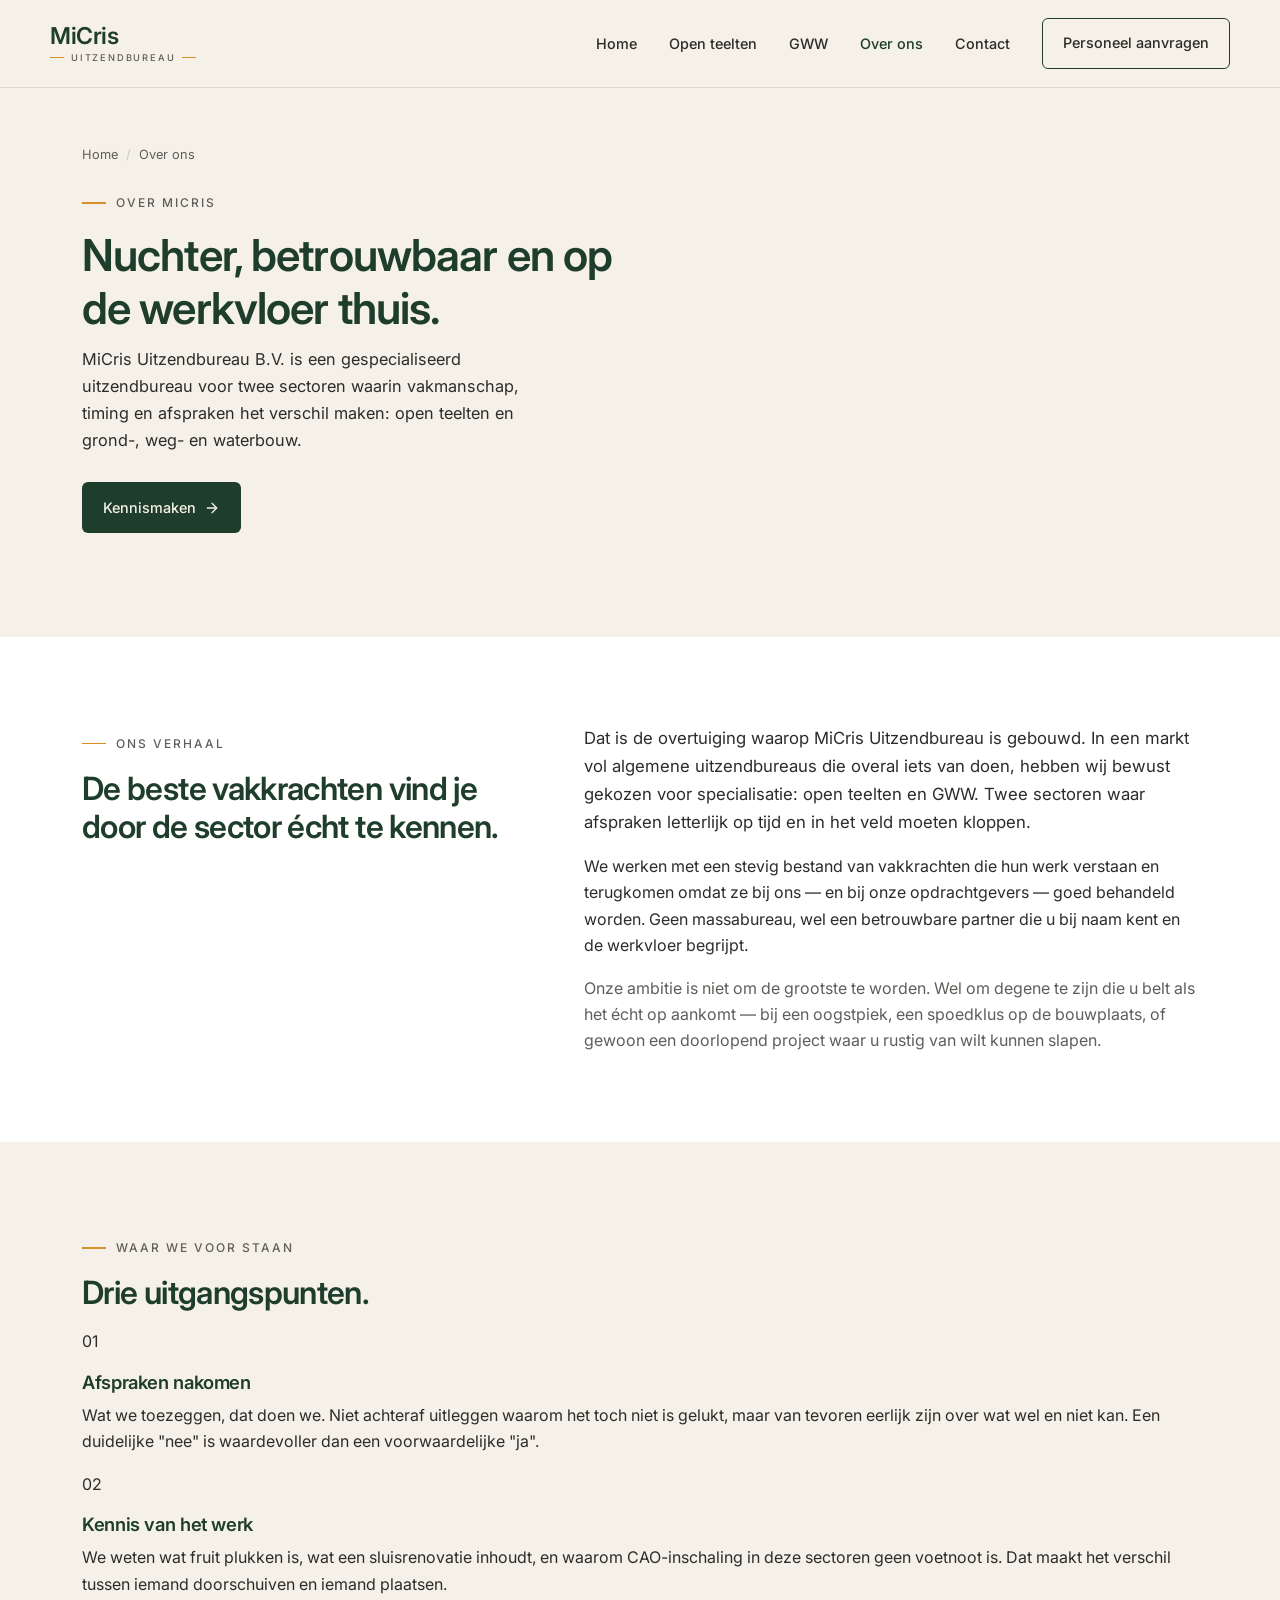
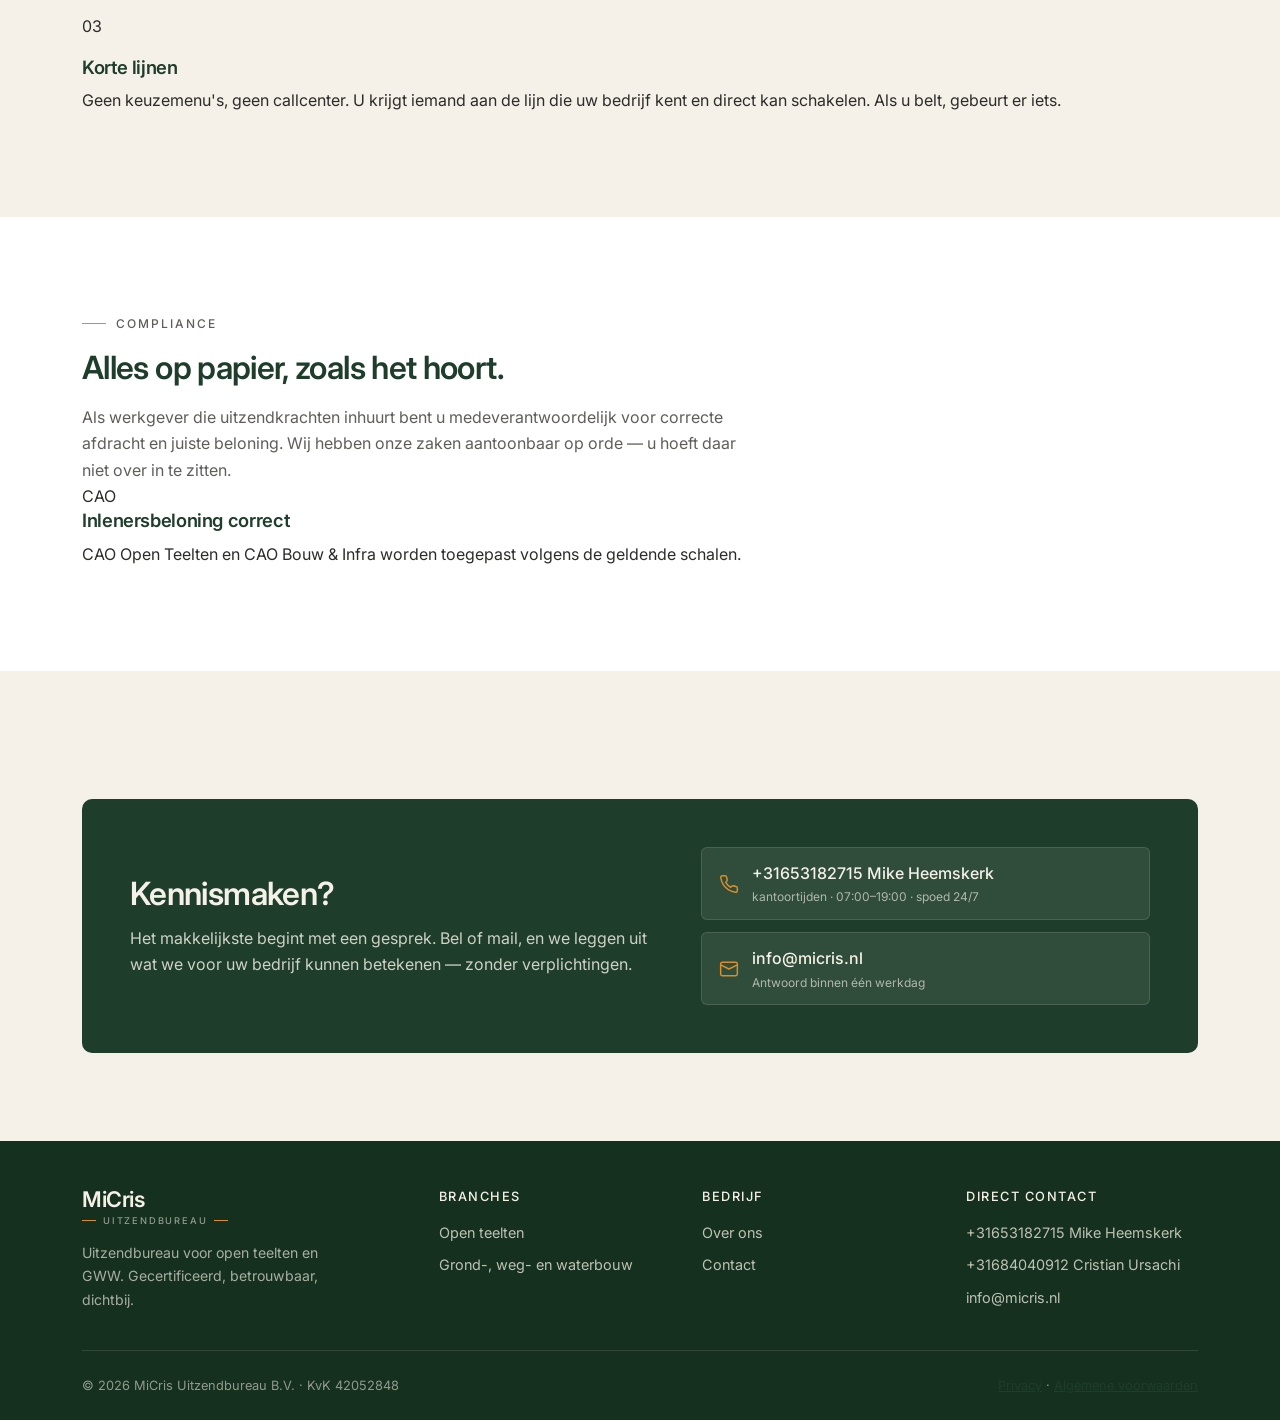
<file: over-ons.html>
<!DOCTYPE html>
<html lang="nl">
<head>
  <meta charset="UTF-8" />
  <meta name="viewport" content="width=device-width, initial-scale=1.0" />
  <title>Over MiCris — betrouwbaar uitzendbureau voor open teelten &amp; GWW</title>
  <meta name="description" content="MiCris Uitzendbureau B.V. is een gespecialiseerd uitzendbureau voor fruittelers en GWW-aannemers. Nuchter, betrouwbaar, dichtbij.." />
  <link rel="preconnect" href="https://fonts.googleapis.com" />
  <link rel="preconnect" href="https://fonts.gstatic.com" crossorigin />
  <link href="https://fonts.googleapis.com/css2?family=Inter:wght@400;500;600&display=swap" rel="stylesheet" />
    <link rel="stylesheet" href="style.css" />
</head>
<body>

  <header class="site-header">
    <div class="container nav">
      <a href="index.html" class="logo">
        <span class="logo__name">MiCris</span>
        <span class="logo__descriptor">Uitzendbureau</span>
      </a>
      <button class="nav__toggle" aria-label="Menu openen" aria-expanded="false" aria-controls="primary-nav">
        <span></span><span></span><span></span>
      </button>
      <ul class="nav__links" id="primary-nav">
        <li><a href="index.html">Home</a></li>
        <li><a href="open-teelten.html">Open teelten</a></li>
        <li><a href="gww.html">GWW</a></li>
        <li><a href="over-ons.html" class="is-active">Over ons</a></li>
        <li><a href="contact.html">Contact</a></li>
        <li><a href="contact.html" class="btn btn--outline">Personeel aanvragen</a></li>
      </ul>
    </div>
  </header>

  <!-- PAGE HERO -->
  <section class="page-hero">
    <div class="container">
      <nav class="breadcrumb" aria-label="Kruimelpad">
        <a href="index.html">Home</a>
        <span class="breadcrumb__sep">/</span>
        <a href="#" aria-current="page">Over ons</a>
      </nav>
      <div class="page-hero__grid">
        <div class="page-hero__text">
          <span class="eyebrow">Over MiCris</span>
          <h1 class="page-hero__title">Nuchter, betrouwbaar en op de werkvloer thuis.</h1>
          <p class="page-hero__lead">
            MiCris Uitzendbureau B.V. is een gespecialiseerd uitzendbureau voor twee sectoren waarin
            vakmanschap, timing en afspraken het verschil maken: open teelten en grond-, weg- en waterbouw.
          </p>
          <div class="hero__cta">
            <a href="contact.html" class="btn btn--primary">
              Kennismaken
              <svg class="arrow" width="16" height="16" viewBox="0 0 24 24" fill="none" stroke="currentColor" stroke-width="2" stroke-linecap="round" stroke-linejoin="round"><path d="M5 12h14"/><path d="m12 5 7 7-7 7"/></svg>
            </a>
          </div>
        </div>
        </div>
    </div>
  </section>

  <!-- ONS VERHAAL -->
  <section class="section section--alt">
    <div class="container">
      <div style="display: grid; grid-template-columns: 1fr 1.4fr; gap: clamp(2rem, 5vw, 4rem); align-items: flex-start;">
        <div>
          <span class="eyebrow">Ons verhaal</span>
          <h2>De beste vakkrachten vind je door de sector écht te kennen.</h2>
        </div>
        <div>
          <p style="font-size: 1.05rem; color: var(--c-text);">
            Dat is de overtuiging waarop MiCris Uitzendbureau is gebouwd. In een markt vol algemene
            uitzendbureaus die overal iets van doen, hebben wij bewust gekozen voor specialisatie:
            open teelten en GWW. Twee sectoren waar afspraken letterlijk op tijd en in het veld moeten kloppen.
          </p>
          <p>
            We werken met een stevig bestand van vakkrachten die hun werk verstaan en terugkomen omdat
            ze bij ons — en bij onze opdrachtgevers — goed behandeld worden. Geen massabureau, wel een
            betrouwbare partner die u bij naam kent en de werkvloer begrijpt.
          </p>
          <p style="color: var(--c-text-mute); margin-bottom: 0;">
            Onze ambitie is niet om de grootste te worden. Wel om degene te zijn die u belt als het écht
            op aankomt — bij een oogstpiek, een spoedklus op de bouwplaats, of gewoon een doorlopend
            project waar u rustig van wilt kunnen slapen.
          </p>
        </div>
      </div>
    </div>
  </section>

  <!-- KERNWAARDEN -->
  <section class="section">
    <div class="container">
      <div class="section-intro">
        <span class="eyebrow">Waar we voor staan</span>
        <h2>Drie uitgangspunten.</h2>
      </div>
      <div class="values-grid">
        <div class="value">
          <p class="value__label">01</p>
          <h3>Afspraken nakomen</h3>
          <p>
            Wat we toezeggen, dat doen we. Niet achteraf uitleggen waarom het toch niet is gelukt,
            maar van tevoren eerlijk zijn over wat wel en niet kan. Een duidelijke "nee" is
            waardevoller dan een voorwaardelijke "ja".
          </p>
        </div>
        <div class="value">
          <p class="value__label">02</p>
          <h3>Kennis van het werk</h3>
          <p>
            We weten wat fruit plukken is, wat een sluisrenovatie inhoudt, en waarom CAO-inschaling
            in deze sectoren geen voetnoot is. Dat maakt het verschil tussen iemand doorschuiven
            en iemand plaatsen.
          </p>
        </div>
        <div class="value">
          <p class="value__label">03</p>
          <h3>Korte lijnen</h3>
          <p>
            Geen keuzemenu's, geen callcenter. U krijgt iemand aan de lijn die uw bedrijf kent en
            direct kan schakelen. Als u belt, gebeurt er iets.
          </p>
        </div>
      </div>
    </div>
  </section>

  <!-- CERTIFICERINGEN -->
  <section class="section section--alt">
    <div class="container">
      <div class="section-intro">
        <span class="eyebrow">Compliance</span>
        <h2>Alles op papier, zoals het hoort.</h2>
        <p>
          Als werkgever die uitzendkrachten inhuurt bent u medeverantwoordelijk voor correcte afdracht
          en juiste beloning. Wij hebben onze zaken aantoonbaar op orde — u hoeft daar niet over in te zitten.
        </p>
      </div>

      <div class="cert-row">
        <div class="cert">
          <span class="cert__mark">CAO</span>
          <h3>Inlenersbeloning correct</h3>
          <p>CAO Open Teelten en CAO Bouw &amp; Infra worden toegepast volgens de geldende schalen.</p>
        </div>
      </div>
    </div>
  </section>

  <!-- CONTACT STRIP -->
  <section class="section">
    <div class="container">
      <div class="contact-strip">
        <div>
          <h2>Kennismaken?</h2>
          <p>
            Het makkelijkste begint met een gesprek. Bel of mail, en we leggen uit wat we
            voor uw bedrijf kunnen betekenen — zonder verplichtingen.
          </p>
        </div>
        <div class="contact-strip__info">
          <a href="tel:+31653182715" class="contact-strip__item">
            <span class="icon">
              <svg viewBox="0 0 24 24"><path d="M22 16.92v3a2 2 0 0 1-2.18 2 19.79 19.79 0 0 1-8.63-3.07 19.5 19.5 0 0 1-6-6 19.79 19.79 0 0 1-3.07-8.67A2 2 0 0 1 4.11 2h3a2 2 0 0 1 2 1.72c.127.96.361 1.903.7 2.81a2 2 0 0 1-.45 2.11L8.09 9.91a16 16 0 0 0 6 6l1.27-1.27a2 2 0 0 1 2.11-.45c.907.339 1.85.573 2.81.7A2 2 0 0 1 22 16.92z"/></svg>
            </span>
            <div>
              <strong>+31653182715 Mike Heemskerk</strong>
              <span class="meta">kantoortijden · 07:00–19:00 · spoed 24/7</span>
            </div>
          </a>
          <a href="mailto:info@micris.nl" class="contact-strip__item">
            <span class="icon">
              <svg viewBox="0 0 24 24"><rect x="2" y="4" width="20" height="16" rx="2"/><path d="m22 7-10 5L2 7"/></svg>
            </span>
            <div>
              <strong>info@micris.nl</strong>
              <span class="meta">Antwoord binnen één werkdag</span>
            </div>
          </a>
        </div>
      </div>
    </div>
  </section>

  <!-- FOOTER -->
  <footer class="site-footer">
    <div class="container">
      <div class="footer-grid">
        <div class="footer__brand">
          <div class="logo" style="display:flex; flex-direction: column;">
            <span class="logo__name">MiCris</span>
            <span class="logo__descriptor">Uitzendbureau</span>
          </div>
          <p>Uitzendbureau voor open teelten en GWW. Gecertificeerd, betrouwbaar, dichtbij.</p>
        </div>
        <div>
          <h4>Branches</h4>
          <ul>
            <li><a href="open-teelten.html">Open teelten</a></li>
            <li><a href="gww.html">Grond-, weg- en waterbouw</a></li>
          </ul>
        </div>
        <div>
          <h4>Bedrijf</h4>
          <ul>
            <li><a href="over-ons.html">Over ons</a></li>
            <li><a href="contact.html">Contact</a></li>
          </ul>
        </div>
        <div>
          <h4>Direct contact</h4>
          <ul>
            <li><a href="tel:+31653182715">+31653182715 Mike Heemskerk</a></li>
            <li><a href="tel:+31684040912">+31684040912 Cristian Ursachi</a></li>
            <li><a href="mailto:info@micris.nl">info@micris.nl</a></li>
          </ul>
        </div>
      </div>
      <div class="footer__bottom">
        <span>© <span id="year"></span> MiCris Uitzendbureau B.V. · KvK 42052848</span>
        <span><a href="#">Privacy</a> · <a href="#">Algemene voorwaarden</a></span>
      </div>
    </div>
  </footer>

  <script>
    (function () {
      var btn = document.querySelector('.nav__toggle');
      var list = document.getElementById('primary-nav');
      if (!btn || !list) return;
      btn.addEventListener('click', function () {
        var open = list.classList.toggle('is-open');
        btn.setAttribute('aria-expanded', open ? 'true' : 'false');
      });
    })();
    document.getElementById('year').textContent = new Date().getFullYear();
  </script>
</body>
</html>
</file>
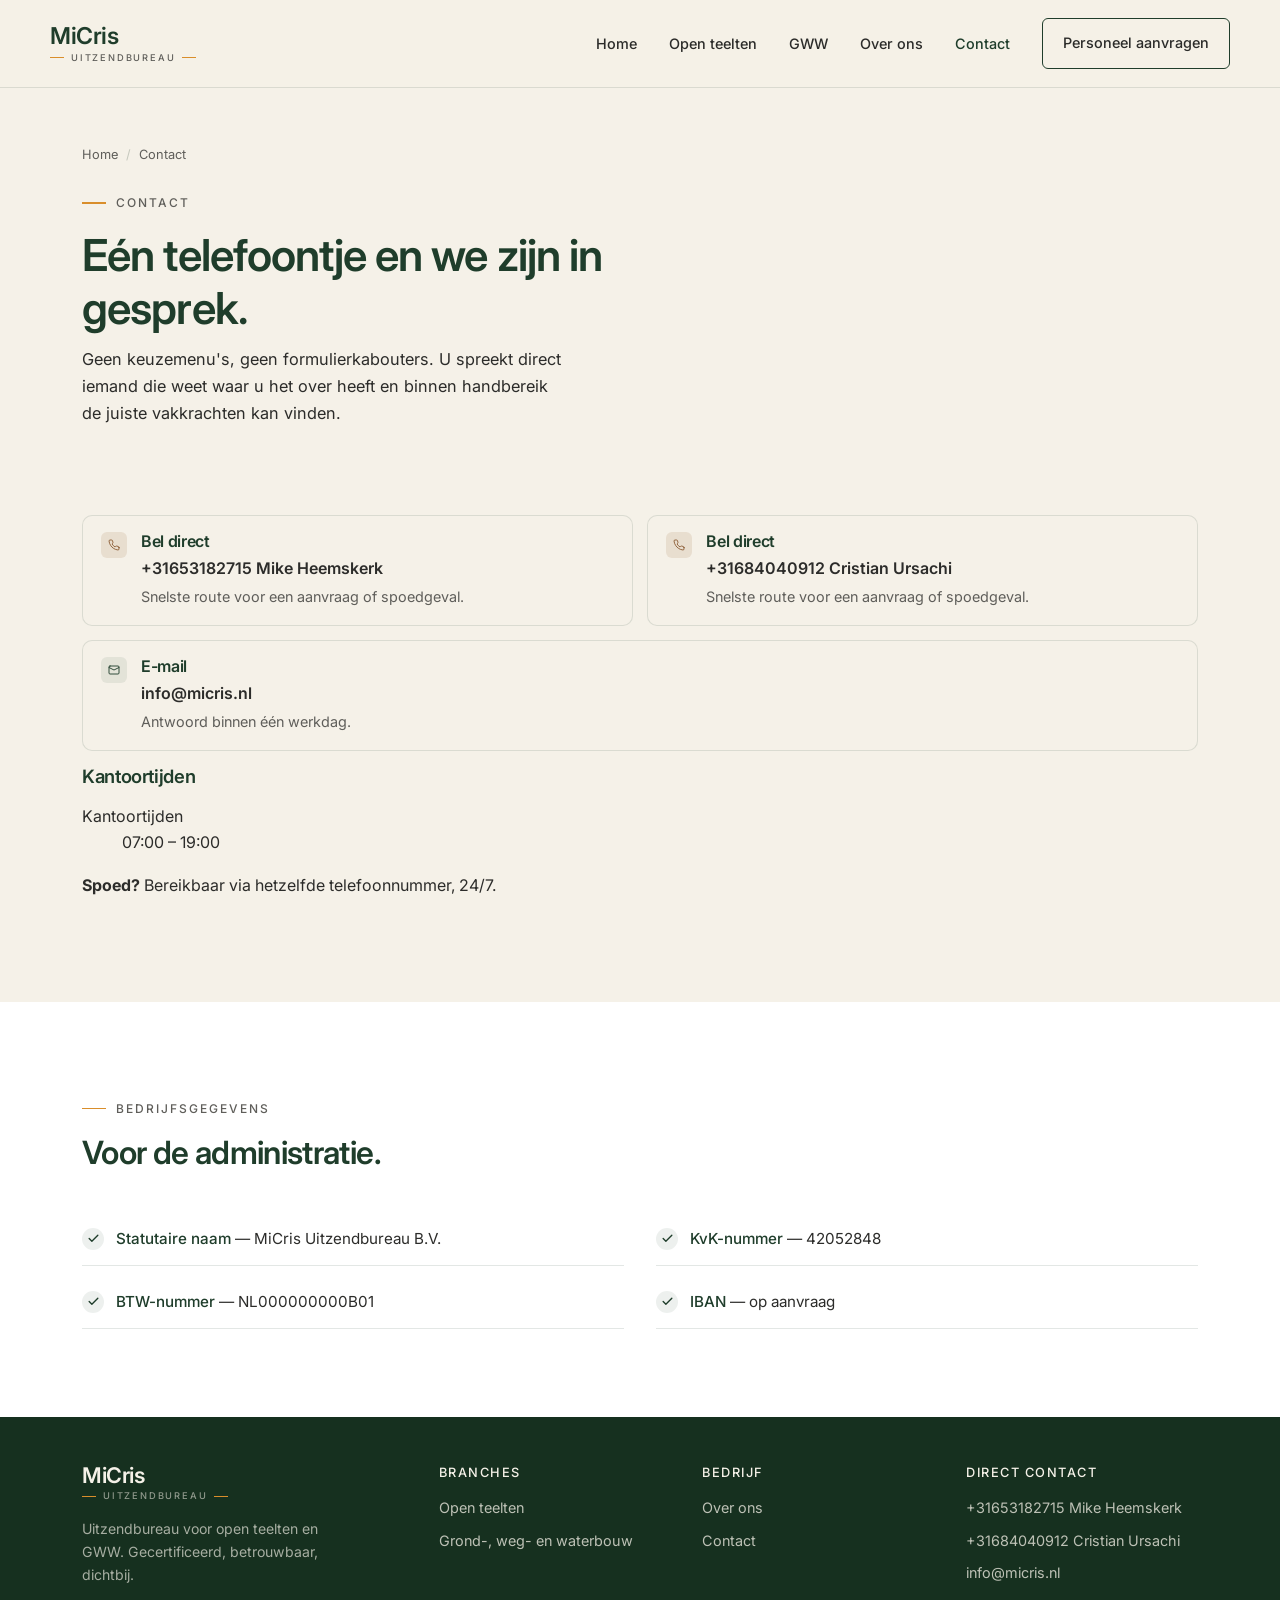
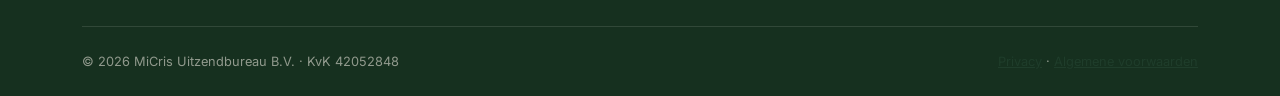
<file: micris-site/contact.html>
<!DOCTYPE html>
<html lang="nl">
<head>
  <meta charset="UTF-8" />
  <meta name="viewport" content="width=device-width, initial-scale=1.0" />
  <title>Contact — bel of mail direct | MiCris Uitzendbureau</title>
  <meta name="description" content="Neem direct contact op met MiCris Uitzendbureau voor vakkrachten in open teelten of GWW. Kantoortijden 07:00–19:00, spoed 24/7." />
  <link rel="preconnect" href="https://fonts.googleapis.com" />
  <link rel="preconnect" href="https://fonts.gstatic.com" crossorigin />
  <link href="https://fonts.googleapis.com/css2?family=Inter:wght@400;500;600&display=swap" rel="stylesheet" />
  <link rel="stylesheet" href="css/style.css" />
</head>
<body>

  <header class="site-header">
    <div class="container nav">
      <a href="index.html" class="logo">
        <span class="logo__name">MiCris</span>
        <span class="logo__descriptor">Uitzendbureau</span>
      </a>
      <button class="nav__toggle" aria-label="Menu openen" aria-expanded="false" aria-controls="primary-nav">
        <span></span><span></span><span></span>
      </button>
      <ul class="nav__links" id="primary-nav">
        <li><a href="index.html">Home</a></li>
        <li><a href="open-teelten.html">Open teelten</a></li>
        <li><a href="gww.html">GWW</a></li>
        <li><a href="over-ons.html">Over ons</a></li>
        <li><a href="contact.html" class="is-active">Contact</a></li>
        <li><a href="contact.html" class="btn btn--outline">Personeel aanvragen</a></li>
      </ul>
    </div>
  </header>

  <!-- PAGE HEAD -->
  <section class="page-hero" style="padding-bottom: 0;">
    <div class="container">
      <nav class="breadcrumb" aria-label="Kruimelpad">
        <a href="index.html">Home</a>
        <span class="breadcrumb__sep">/</span>
        <a href="#" aria-current="page">Contact</a>
      </nav>
      <div style="max-width: 640px;">
        <span class="eyebrow">Contact</span>
        <h1 class="page-hero__title">Eén telefoontje en we zijn in gesprek.</h1>
        <p class="page-hero__lead" style="margin-bottom: 0;">
          Geen keuzemenu's, geen formulierkabouters. U spreekt direct iemand die weet waar u het over
          heeft en binnen handbereik de juiste vakkrachten kan vinden.
        </p>
      </div>
    </div>
  </section>

  <!-- CONTACT DETAILS -->
  <section class="section">
    <div class="container">
      <div class="contact-grid">

        <!-- LINKER KOLOM: telefoon, e-mail, openingstijden -->
        <div>
          <div class="contact-phone-row">
            <a href="tel:+31653182715" class="contact-card">
              <span class="contact-card__icon contact-card__icon--accent">
                <svg viewBox="0 0 24 24"><path d="M22 16.92v3a2 2 0 0 1-2.18 2 19.79 19.79 0 0 1-8.63-3.07 19.5 19.5 0 0 1-6-6 19.79 19.79 0 0 1-3.07-8.67A2 2 0 0 1 4.11 2h3a2 2 0 0 1 2 1.72c.127.96.361 1.903.7 2.81a2 2 0 0 1-.45 2.11L8.09 9.91a16 16 0 0 0 6 6l1.27-1.27a2 2 0 0 1 2.11-.45c.907.339 1.85.573 2.81.7A2 2 0 0 1 22 16.92z"/></svg>
              </span>
              <div>
                <h3>Bel direct</h3>
                <p class="contact-card__value">+31653182715 Mike Heemskerk</p>
                <p class="contact-card__meta">Snelste route voor een aanvraag of spoedgeval.</p>
              </div>
            </a>
            <a href="tel:+31684040912" class="contact-card">
              <span class="contact-card__icon contact-card__icon--accent">
                <svg viewBox="0 0 24 24"><path d="M22 16.92v3a2 2 0 0 1-2.18 2 19.79 19.79 0 0 1-8.63-3.07 19.5 19.5 0 0 1-6-6 19.79 19.79 0 0 1-3.07-8.67A2 2 0 0 1 4.11 2h3a2 2 0 0 1 2 1.72c.127.96.361 1.903.7 2.81a2 2 0 0 1-.45 2.11L8.09 9.91a16 16 0 0 0 6 6l1.27-1.27a2 2 0 0 1 2.11-.45c.907.339 1.85.573 2.81.7A2 2 0 0 1 22 16.92z"/></svg>
              </span>
              <div>
                <h3>Bel direct</h3>
                <p class="contact-card__value">+31684040912 Cristian Ursachi</p>
                <p class="contact-card__meta">Snelste route voor een aanvraag of spoedgeval.</p>
              </div>
            </a>
          </div>

          <a href="mailto:info@micris.nl" class="contact-card">
            <span class="contact-card__icon">
              <svg viewBox="0 0 24 24"><rect x="2" y="4" width="20" height="16" rx="2"/><path d="m22 7-10 5L2 7"/></svg>
            </span>
            <div>
              <h3>E-mail</h3>
              <p class="contact-card__value">info@micris.nl</p>
              <p class="contact-card__meta">Antwoord binnen één werkdag.</p>
            </div>
          </a>

          <div class="hours">
            <h3>Kantoortijden</h3>
            <dl>
              <dt>Kantoortijden</dt>
              <dd>07:00 – 19:00</dd>
            </dl>
            <p class="hours__note">
              <strong>Spoed?</strong> Bereikbaar via hetzelfde telefoonnummer, 24/7.
            </p>
          </div>
        </div>

      </div>
    </div>
  </section>

  <!-- BEDRIJFSGEGEVENS STRIP -->
  <section class="section section--alt">
    <div class="container">
      <div class="section-intro">
        <span class="eyebrow">Bedrijfsgegevens</span>
        <h2>Voor de administratie.</h2>
      </div>
      <div class="function-grid" style="border-top: none; padding-top: 0.5rem;">
        <div class="function-item">
          <span class="function-item__check"><svg viewBox="0 0 24 24"><polyline points="20 6 9 17 4 12"/></svg></span>
          <span><strong style="color: var(--c-primary); font-weight: 500;">Statutaire naam</strong> — MiCris Uitzendbureau B.V.</span>
        </div>
        <div class="function-item">
          <span class="function-item__check"><svg viewBox="0 0 24 24"><polyline points="20 6 9 17 4 12"/></svg></span>
          <span><strong style="color: var(--c-primary); font-weight: 500;">KvK-nummer</strong> — 42052848</span>
        </div>
        <div class="function-item">
          <span class="function-item__check"><svg viewBox="0 0 24 24"><polyline points="20 6 9 17 4 12"/></svg></span>
          <span><strong style="color: var(--c-primary); font-weight: 500;">BTW-nummer</strong> — NL000000000B01</span>
        </div>
        <div class="function-item">
          <span class="function-item__check"><svg viewBox="0 0 24 24"><polyline points="20 6 9 17 4 12"/></svg></span>
          <span><strong style="color: var(--c-primary); font-weight: 500;">IBAN</strong> — op aanvraag</span>
        </div>
      </div>
    </div>
  </section>

  <!-- FOOTER -->
  <footer class="site-footer">
    <div class="container">
      <div class="footer-grid">
        <div class="footer__brand">
          <div class="logo" style="display:flex; flex-direction: column;">
            <span class="logo__name">MiCris</span>
            <span class="logo__descriptor">Uitzendbureau</span>
          </div>
          <p>Uitzendbureau voor open teelten en GWW. Gecertificeerd, betrouwbaar, dichtbij.</p>
        </div>
        <div>
          <h4>Branches</h4>
          <ul>
            <li><a href="open-teelten.html">Open teelten</a></li>
            <li><a href="gww.html">Grond-, weg- en waterbouw</a></li>
          </ul>
        </div>
        <div>
          <h4>Bedrijf</h4>
          <ul>
            <li><a href="over-ons.html">Over ons</a></li>
            <li><a href="contact.html">Contact</a></li>
          </ul>
        </div>
        <div>
          <h4>Direct contact</h4>
          <ul>
            <li><a href="tel:+31653182715">+31653182715 Mike Heemskerk</a></li>
            <li><a href="tel:+31684040912">+31684040912 Cristian Ursachi</a></li>
            <li><a href="mailto:info@micris.nl">info@micris.nl</a></li>
          </ul>
        </div>
      </div>
      <div class="footer__bottom">
        <span>© <span id="year"></span> MiCris Uitzendbureau B.V. · KvK 42052848</span>
        <span><a href="#">Privacy</a> · <a href="#">Algemene voorwaarden</a></span>
      </div>
    </div>
  </footer>

  <script>
    (function () {
      var btn = document.querySelector('.nav__toggle');
      var list = document.getElementById('primary-nav');
      if (!btn || !list) return;
      btn.addEventListener('click', function () {
        var open = list.classList.toggle('is-open');
        btn.setAttribute('aria-expanded', open ? 'true' : 'false');
      });
    })();
    document.getElementById('year').textContent = new Date().getFullYear();
  </script>
</body>
</html>
</file>
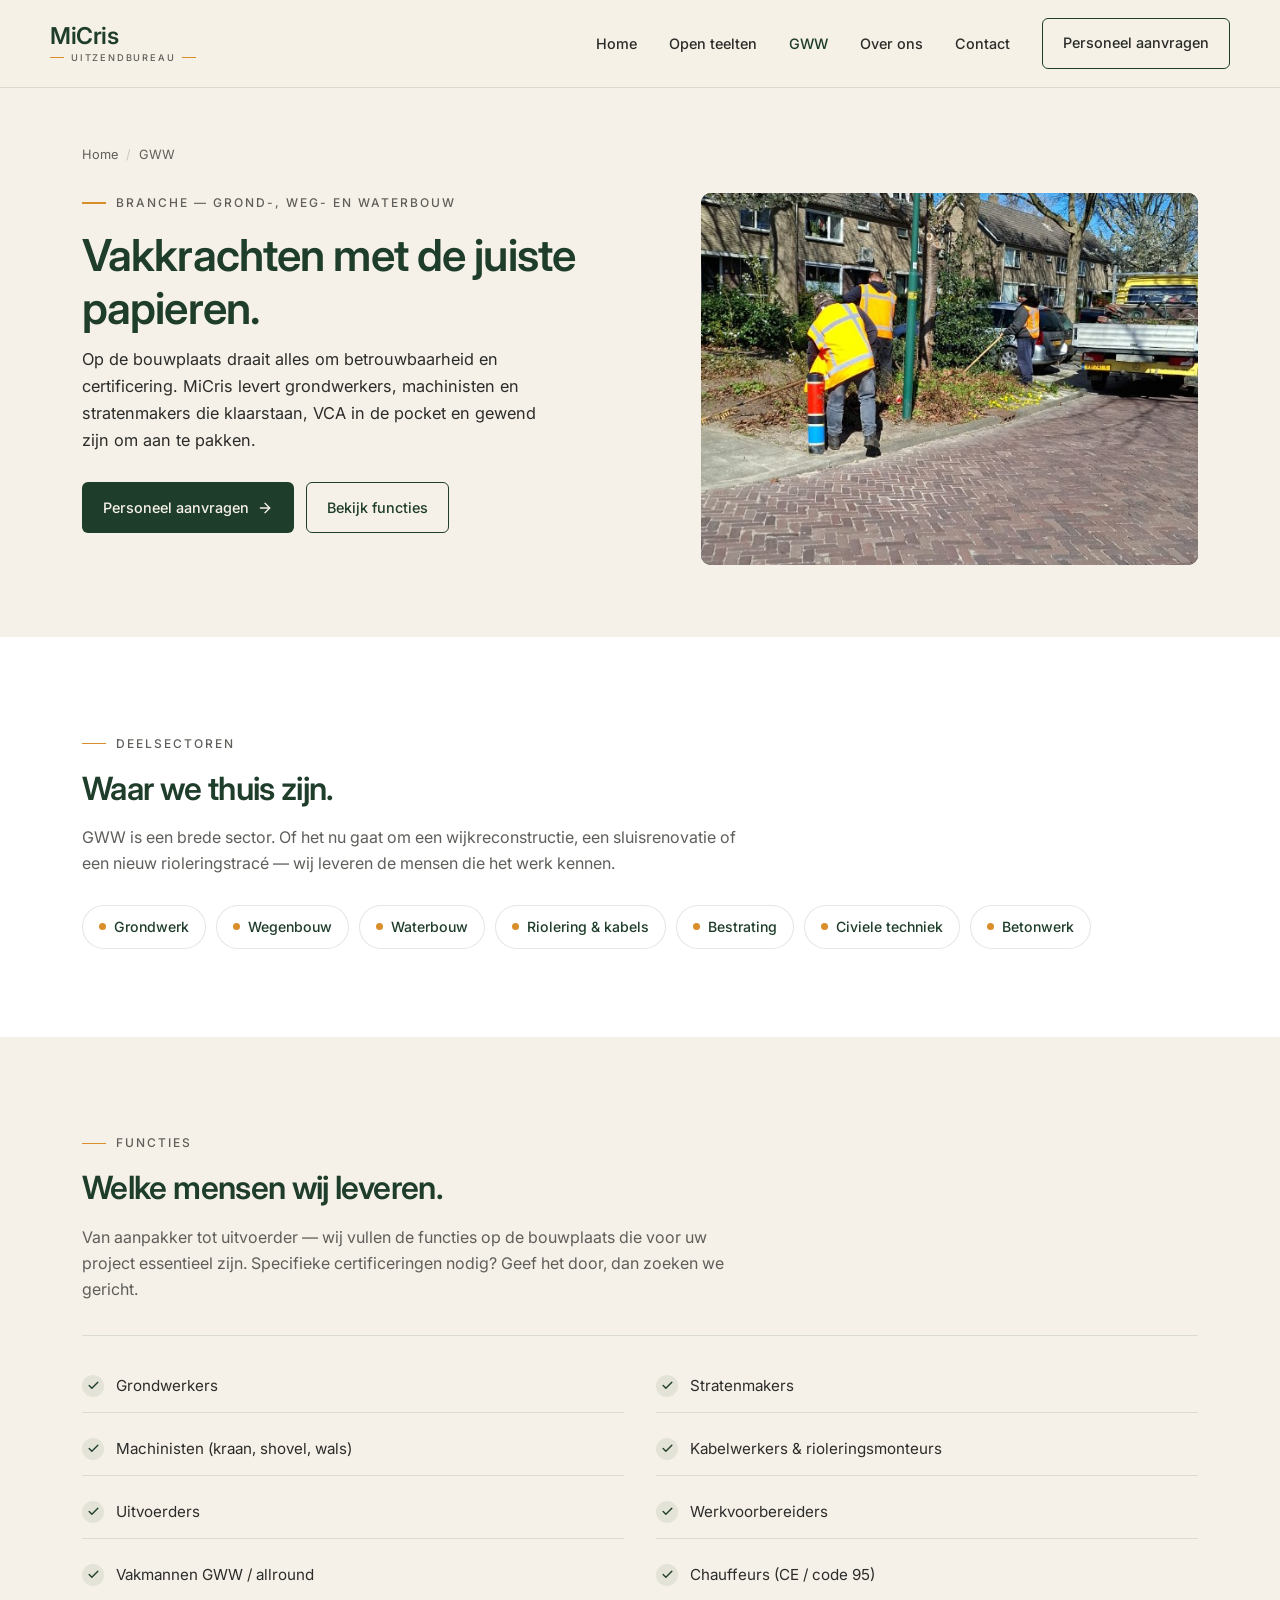
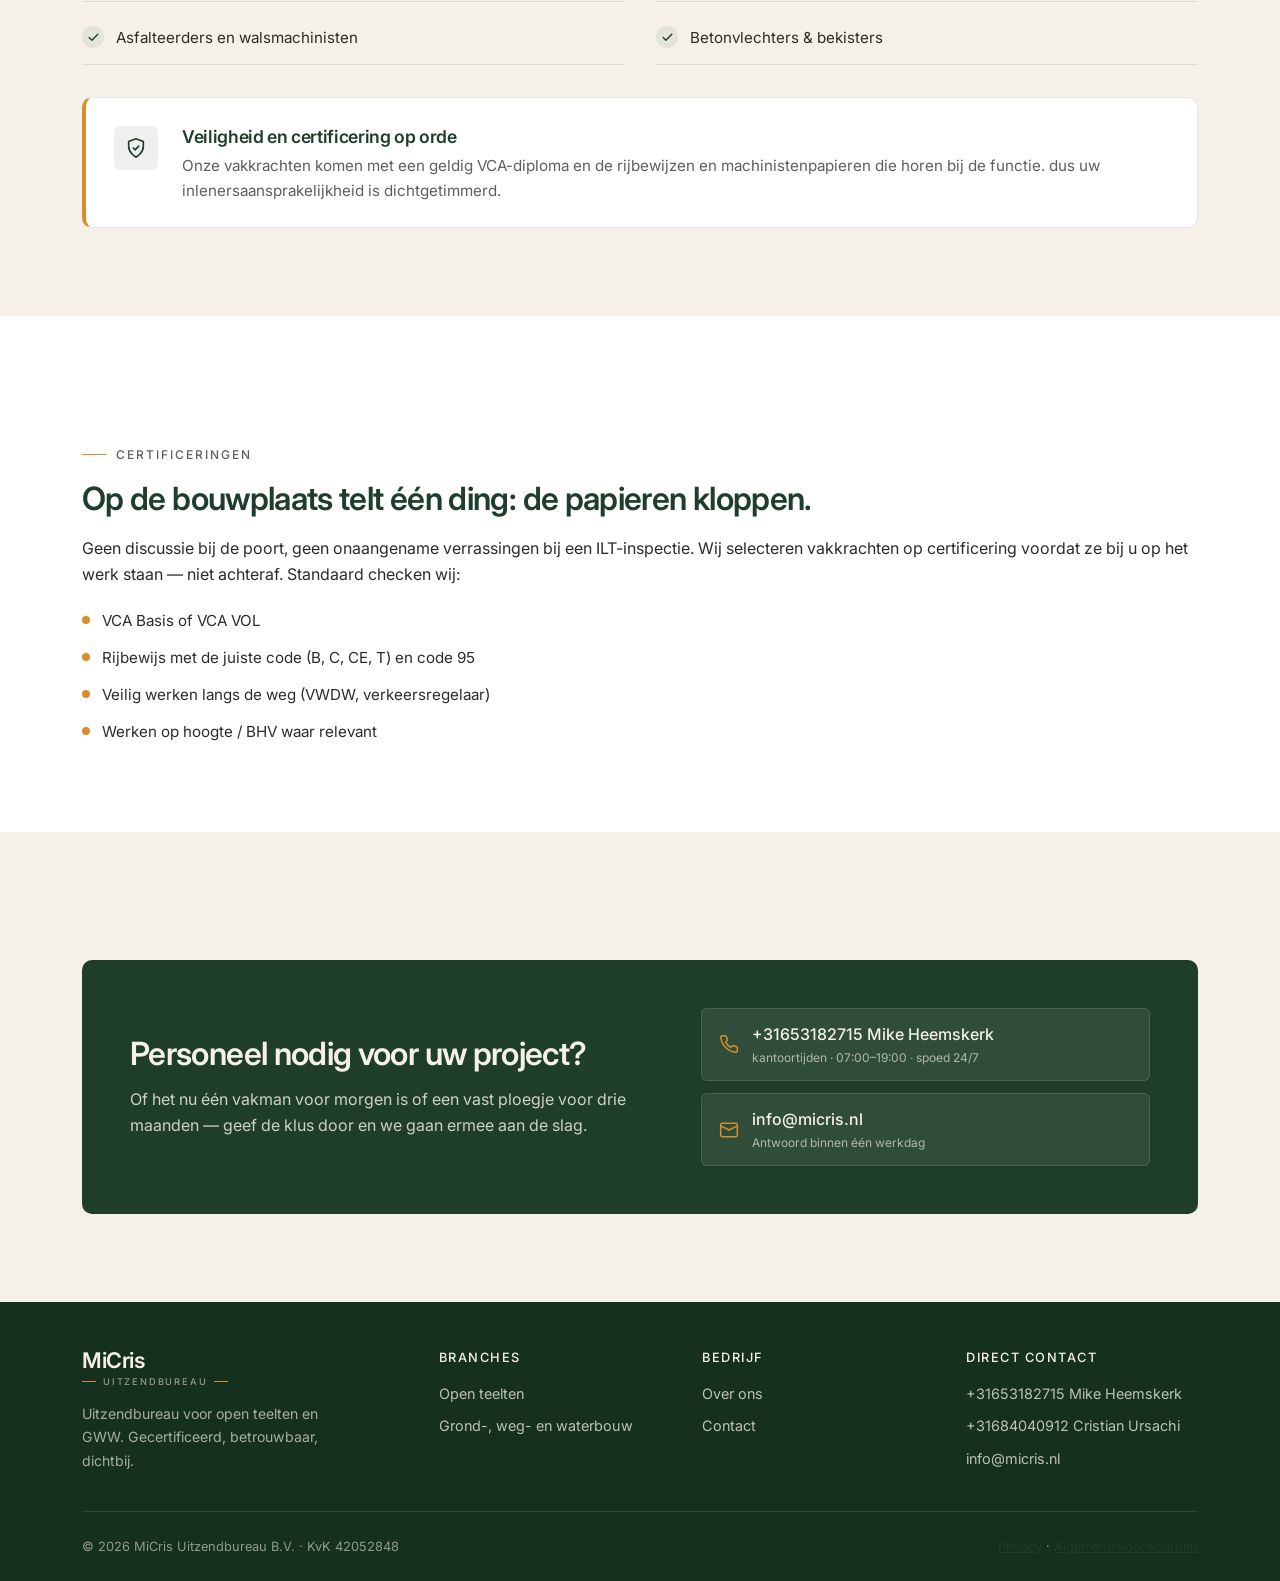
<file: micris-site/gww.html>
<!DOCTYPE html>
<html lang="nl">
<head>
  <meta charset="UTF-8" />
  <meta name="viewport" content="width=device-width, initial-scale=1.0" />
  <title>Grond-, weg- en waterbouw — uitzendbureau voor aannemers | MiCris</title>
  <meta name="description" content="MiCris Uitzendbureau levert vakkrachten aan GWW-aannemers: grondwerkers, machinisten, stratenmakers en uitvoerders. VCA-gecertificeerd personeel met de juiste papieren." />
  <link rel="preconnect" href="https://fonts.googleapis.com" />
  <link rel="preconnect" href="https://fonts.gstatic.com" crossorigin />
  <link href="https://fonts.googleapis.com/css2?family=Inter:wght@400;500;600&display=swap" rel="stylesheet" />
  <link rel="stylesheet" href="css/style.css" />
</head>
<body>

  <header class="site-header">
    <div class="container nav">
      <a href="index.html" class="logo" aria-label="MiCris Uitzendbureau — naar homepagina">
        <span class="logo__name">MiCris</span>
        <span class="logo__descriptor">Uitzendbureau</span>
      </a>
      <button class="nav__toggle" aria-label="Menu openen" aria-expanded="false" aria-controls="primary-nav">
        <span></span><span></span><span></span>
      </button>
      <ul class="nav__links" id="primary-nav">
        <li><a href="index.html">Home</a></li>
        <li><a href="open-teelten.html">Open teelten</a></li>
        <li><a href="gww.html" class="is-active">GWW</a></li>
        <li><a href="over-ons.html">Over ons</a></li>
        <li><a href="contact.html">Contact</a></li>
        <li><a href="contact.html" class="btn btn--outline">Personeel aanvragen</a></li>
      </ul>
    </div>
  </header>

  <!-- PAGE HERO -->
  <section class="page-hero">
    <div class="container">
      <nav class="breadcrumb" aria-label="Kruimelpad">
        <a href="index.html">Home</a>
        <span class="breadcrumb__sep">/</span>
        <a href="#" aria-current="page">GWW</a>
      </nav>
      <div class="page-hero__grid">
        <div class="page-hero__text">
          <span class="eyebrow">Branche — grond-, weg- en waterbouw</span>
          <h1 class="page-hero__title">Vakkrachten met de juiste papieren.</h1>
          <p class="page-hero__lead">
            Op de bouwplaats draait alles om betrouwbaarheid en certificering. MiCris levert
            grondwerkers, machinisten en stratenmakers die klaarstaan, VCA in de pocket en
            gewend zijn om aan te pakken.
          </p>
          <div class="hero__cta">
            <a href="contact.html" class="btn btn--primary">
              Personeel aanvragen
              <svg class="arrow" width="16" height="16" viewBox="0 0 24 24" fill="none" stroke="currentColor" stroke-width="2" stroke-linecap="round" stroke-linejoin="round"><path d="M5 12h14"/><path d="m12 5 7 7-7 7"/></svg>
            </a>
            <a href="#functies" class="btn btn--outline">Bekijk functies</a>
          </div>
        </div>
        <div class="page-hero__visual">
          <img src="assets/images/gww-hero.png" alt="GWW-medewerkers aan het werk in de openbare ruimte" loading="eager" />
        </div>
      </div>
    </div>
  </section>

  <!-- DEELSECTOREN -->
  <section class="section section--alt">
    <div class="container">
      <div class="section-intro">
        <span class="eyebrow">Deelsectoren</span>
        <h2>Waar we thuis zijn.</h2>
        <p>
          GWW is een brede sector. Of het nu gaat om een wijkreconstructie, een sluisrenovatie of een nieuw
          rioleringstracé — wij leveren de mensen die het werk kennen.
        </p>
      </div>
      <div class="tag-row">
        <span class="tag">Grondwerk</span>
        <span class="tag">Wegenbouw</span>
        <span class="tag">Waterbouw</span>
        <span class="tag">Riolering &amp; kabels</span>
        <span class="tag">Bestrating</span>
        <span class="tag">Civiele techniek</span>
        <span class="tag">Betonwerk</span>
      </div>
    </div>
  </section>

  <!-- FUNCTIES -->
  <section class="section" id="functies">
    <div class="container">
      <div class="section-intro">
        <span class="eyebrow">Functies</span>
        <h2>Welke mensen wij leveren.</h2>
        <p>
          Van aanpakker tot uitvoerder — wij vullen de functies op de bouwplaats die voor uw project
          essentieel zijn. Specifieke certificeringen nodig? Geef het door, dan zoeken we gericht.
        </p>
      </div>

      <div class="function-grid">
        <div class="function-item">
          <span class="function-item__check"><svg viewBox="0 0 24 24"><polyline points="20 6 9 17 4 12"/></svg></span>
          Grondwerkers
        </div>
        <div class="function-item">
          <span class="function-item__check"><svg viewBox="0 0 24 24"><polyline points="20 6 9 17 4 12"/></svg></span>
          Stratenmakers
        </div>
        <div class="function-item">
          <span class="function-item__check"><svg viewBox="0 0 24 24"><polyline points="20 6 9 17 4 12"/></svg></span>
          Machinisten (kraan, shovel, wals)
        </div>
        <div class="function-item">
          <span class="function-item__check"><svg viewBox="0 0 24 24"><polyline points="20 6 9 17 4 12"/></svg></span>
          Kabelwerkers &amp; rioleringsmonteurs
        </div>
        <div class="function-item">
          <span class="function-item__check"><svg viewBox="0 0 24 24"><polyline points="20 6 9 17 4 12"/></svg></span>
          Uitvoerders
        </div>
        <div class="function-item">
          <span class="function-item__check"><svg viewBox="0 0 24 24"><polyline points="20 6 9 17 4 12"/></svg></span>
          Werkvoorbereiders
        </div>
        <div class="function-item">
          <span class="function-item__check"><svg viewBox="0 0 24 24"><polyline points="20 6 9 17 4 12"/></svg></span>
          Vakmannen GWW / allround
        </div>
        <div class="function-item">
          <span class="function-item__check"><svg viewBox="0 0 24 24"><polyline points="20 6 9 17 4 12"/></svg></span>
          Chauffeurs (CE / code 95)
        </div>
        <div class="function-item">
          <span class="function-item__check"><svg viewBox="0 0 24 24"><polyline points="20 6 9 17 4 12"/></svg></span>
          Asfalteerders en walsmachinisten
        </div>
        <div class="function-item">
          <span class="function-item__check"><svg viewBox="0 0 24 24"><polyline points="20 6 9 17 4 12"/></svg></span>
          Betonvlechters &amp; bekisters
        </div>
      </div>

      <div class="info-strip">
        <div class="info-strip__icon">
          <svg viewBox="0 0 24 24"><path d="M12 22s-8-4.5-8-12V5l8-3 8 3v5c0 7.5-8 12-8 12z"/><path d="m9 12 2 2 4-4"/></svg>
        </div>
        <div>
          <h3>Veiligheid en certificering op orde</h3>
          <p>
            Onze vakkrachten komen met een geldig VCA-diploma en de rijbewijzen en machinistenpapieren
            die horen bij de functie. dus uw
            inlenersaansprakelijkheid is dichtgetimmerd.
          </p>
        </div>
      </div>
    </div>
  </section>

  <!-- JUISTE PAPIEREN -->
  <section class="section section--alt">
    <div class="container">
      <div class="feature-split feature-split--reverse">
        <div class="feature-split__text">
          <span class="eyebrow">Certificeringen</span>
          <h2>Op de bouwplaats telt één ding: de papieren kloppen.</h2>
          <p>
            Geen discussie bij de poort, geen onaangename verrassingen bij een ILT-inspectie. Wij
            selecteren vakkrachten op certificering voordat ze bij u op het werk staan — niet
            achteraf. Standaard checken wij:
          </p>
          <ul class="feature-split__bullets">
            <li>VCA Basis of VCA VOL</li>
            <li>Rijbewijs met de juiste code (B, C, CE, T) en code 95</li>
            <li>Veilig werken langs de weg (VWDW, verkeersregelaar)</li>
            <li>Werken op hoogte / BHV waar relevant</li>
          </ul>
        </div>
        </div>
    </div>
  </section>

  <!-- CONTACT STRIP -->
  <section class="section">
    <div class="container">
      <div class="contact-strip">
        <div>
          <h2>Personeel nodig voor uw project?</h2>
          <p>
            Of het nu één vakman voor morgen is of een vast ploegje voor drie maanden —
            geef de klus door en we gaan ermee aan de slag.
          </p>
        </div>
        <div class="contact-strip__info">
          <a href="tel:+31653182715" class="contact-strip__item">
            <span class="icon">
              <svg viewBox="0 0 24 24"><path d="M22 16.92v3a2 2 0 0 1-2.18 2 19.79 19.79 0 0 1-8.63-3.07 19.5 19.5 0 0 1-6-6 19.79 19.79 0 0 1-3.07-8.67A2 2 0 0 1 4.11 2h3a2 2 0 0 1 2 1.72c.127.96.361 1.903.7 2.81a2 2 0 0 1-.45 2.11L8.09 9.91a16 16 0 0 0 6 6l1.27-1.27a2 2 0 0 1 2.11-.45c.907.339 1.85.573 2.81.7A2 2 0 0 1 22 16.92z"/></svg>
            </span>
            <div>
              <strong>+31653182715 Mike Heemskerk</strong>
              <span class="meta">kantoortijden · 07:00–19:00 · spoed 24/7</span>
            </div>
          </a>
          <a href="mailto:info@micris.nl" class="contact-strip__item">
            <span class="icon">
              <svg viewBox="0 0 24 24"><rect x="2" y="4" width="20" height="16" rx="2"/><path d="m22 7-10 5L2 7"/></svg>
            </span>
            <div>
              <strong>info@micris.nl</strong>
              <span class="meta">Antwoord binnen één werkdag</span>
            </div>
          </a>
        </div>
      </div>
    </div>
  </section>

  <!-- FOOTER -->
  <footer class="site-footer">
    <div class="container">
      <div class="footer-grid">
        <div class="footer__brand">
          <div class="logo" style="display:flex; flex-direction: column;">
            <span class="logo__name">MiCris</span>
            <span class="logo__descriptor">Uitzendbureau</span>
          </div>
          <p>Uitzendbureau voor open teelten en GWW. Gecertificeerd, betrouwbaar, dichtbij.</p>
        </div>
        <div>
          <h4>Branches</h4>
          <ul>
            <li><a href="open-teelten.html">Open teelten</a></li>
            <li><a href="gww.html">Grond-, weg- en waterbouw</a></li>
          </ul>
        </div>
        <div>
          <h4>Bedrijf</h4>
          <ul>
            <li><a href="over-ons.html">Over ons</a></li>
            <li><a href="contact.html">Contact</a></li>
          </ul>
        </div>
        <div>
          <h4>Direct contact</h4>
          <ul>
            <li><a href="tel:+31653182715">+31653182715 Mike Heemskerk</a></li>
            <li><a href="tel:+31684040912">+31684040912 Cristian Ursachi</a></li>
            <li><a href="mailto:info@micris.nl">info@micris.nl</a></li>
          </ul>
        </div>
      </div>
      <div class="footer__bottom">
        <span>© <span id="year"></span> MiCris Uitzendbureau B.V. · KvK 42052848</span>
        <span><a href="#">Privacy</a> · <a href="#">Algemene voorwaarden</a></span>
      </div>
    </div>
  </footer>

  <script>
    (function () {
      var btn = document.querySelector('.nav__toggle');
      var list = document.getElementById('primary-nav');
      if (!btn || !list) return;
      btn.addEventListener('click', function () {
        var open = list.classList.toggle('is-open');
        btn.setAttribute('aria-expanded', open ? 'true' : 'false');
      });
    })();
    document.getElementById('year').textContent = new Date().getFullYear();
  </script>
</body>
</html>
</file>
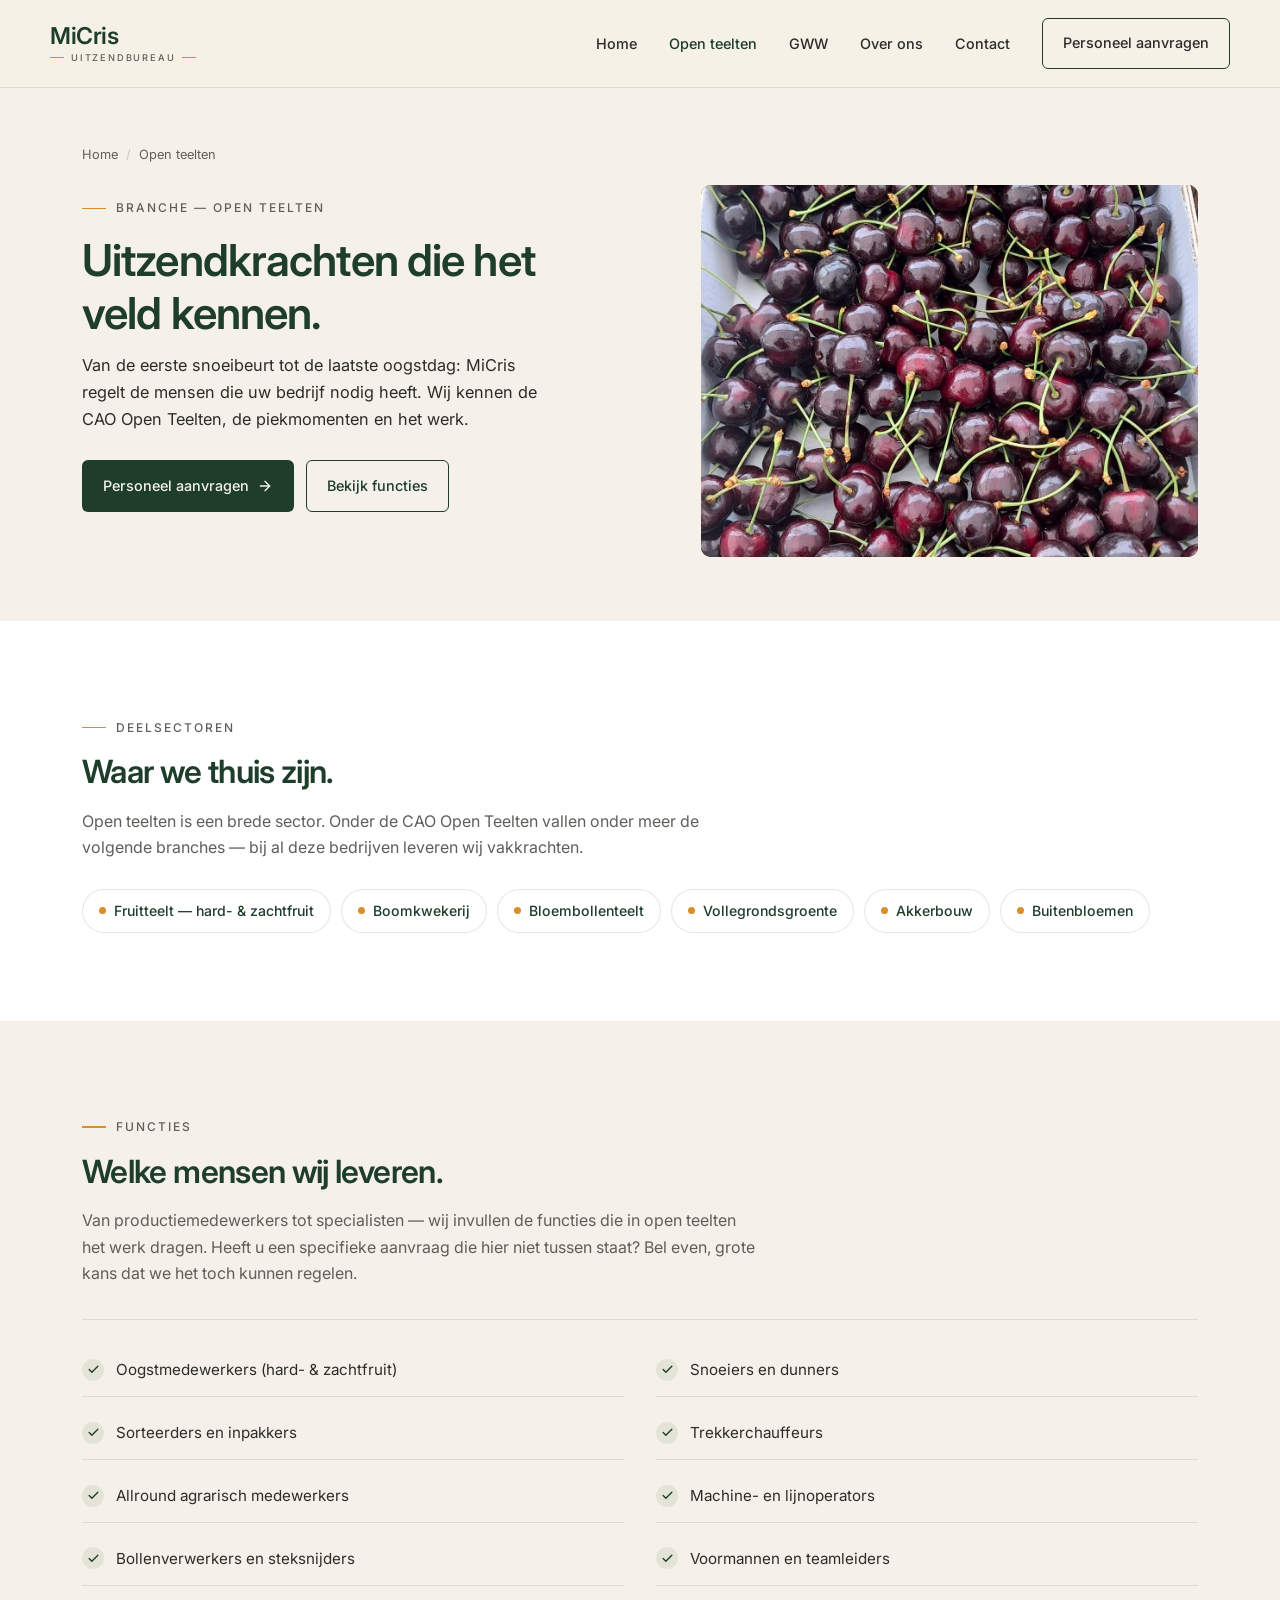
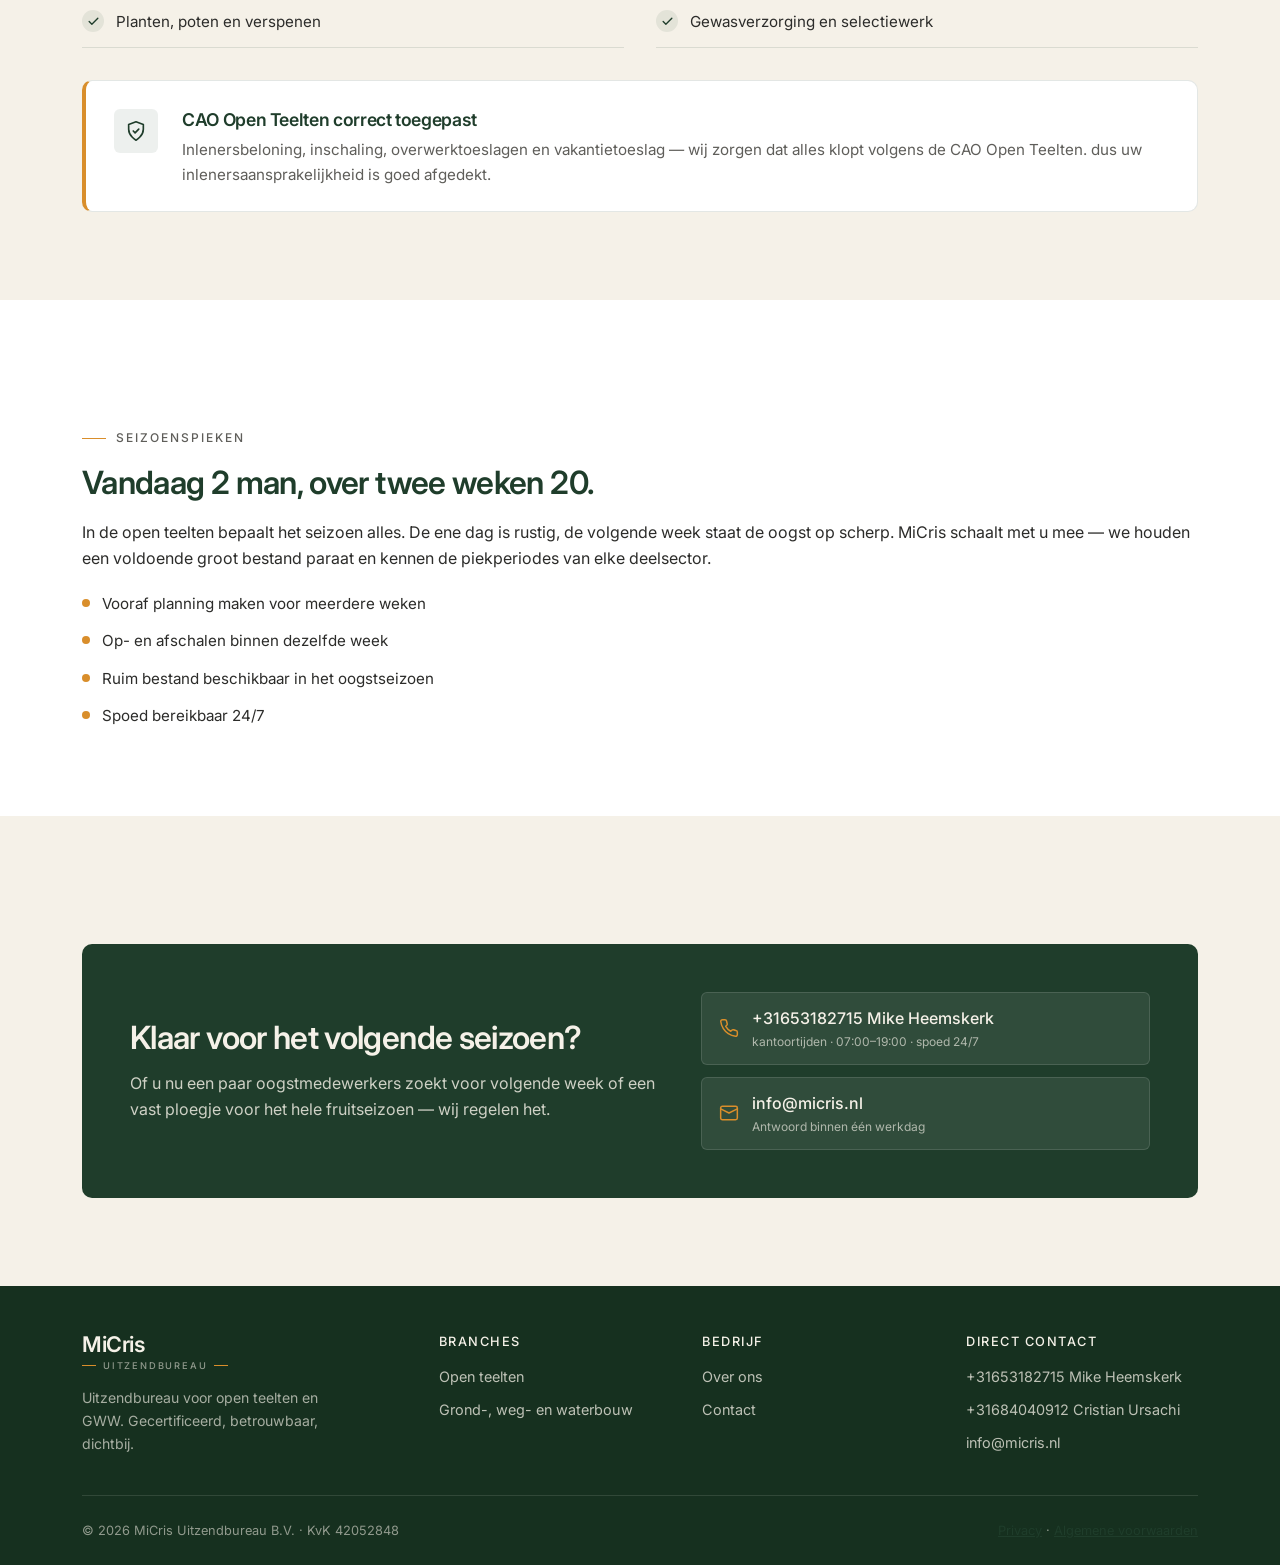
<file: micris-site/open-teelten.html>
<!DOCTYPE html>
<html lang="nl">
<head>
  <meta charset="UTF-8" />
  <meta name="viewport" content="width=device-width, initial-scale=1.0" />
  <title>Open teelten — uitzendbureau voor fruittelers &amp; boomkwekerijen | MiCris</title>
  <meta name="description" content="MiCris Uitzendbureau levert vakkrachten aan fruittelers, boomkwekerijen, bloembollen- en akkerbouwbedrijven. CAO Open Teelten correct toegepast.." />
  <link rel="preconnect" href="https://fonts.googleapis.com" />
  <link rel="preconnect" href="https://fonts.gstatic.com" crossorigin />
  <link href="https://fonts.googleapis.com/css2?family=Inter:wght@400;500;600&display=swap" rel="stylesheet" />
  <link rel="stylesheet" href="css/style.css" />
</head>
<body>

  <!-- ============================================
       HEADER
       ============================================ -->
  <header class="site-header">
    <div class="container nav">
      <a href="index.html" class="logo" aria-label="MiCris Uitzendbureau — naar homepagina">
        <span class="logo__name">MiCris</span>
        <span class="logo__descriptor">Uitzendbureau</span>
      </a>

      <button class="nav__toggle" aria-label="Menu openen" aria-expanded="false" aria-controls="primary-nav">
        <span></span><span></span><span></span>
      </button>

      <ul class="nav__links" id="primary-nav">
        <li><a href="index.html">Home</a></li>
        <li><a href="open-teelten.html" class="is-active">Open teelten</a></li>
        <li><a href="gww.html">GWW</a></li>
        <li><a href="over-ons.html">Over ons</a></li>
        <li><a href="contact.html">Contact</a></li>
        <li><a href="contact.html" class="btn btn--outline">Personeel aanvragen</a></li>
      </ul>
    </div>
  </header>

  <!-- ============================================
       PAGE HERO
       ============================================ -->
  <section class="page-hero">
    <div class="container">
      <nav class="breadcrumb" aria-label="Kruimelpad">
        <a href="index.html">Home</a>
        <span class="breadcrumb__sep">/</span>
        <a href="#" aria-current="page">Open teelten</a>
      </nav>
      <div class="page-hero__grid">
        <div class="page-hero__text">
          <span class="eyebrow">Branche — open teelten</span>
          <h1 class="page-hero__title">Uitzendkrachten die het veld kennen.</h1>
          <p class="page-hero__lead">
            Van de eerste snoeibeurt tot de laatste oogstdag: MiCris regelt de mensen die uw bedrijf
            nodig heeft. Wij kennen de CAO Open Teelten, de piekmomenten en het werk.
          </p>
          <div class="hero__cta">
            <a href="contact.html" class="btn btn--primary">
              Personeel aanvragen
              <svg class="arrow" width="16" height="16" viewBox="0 0 24 24" fill="none" stroke="currentColor" stroke-width="2" stroke-linecap="round" stroke-linejoin="round"><path d="M5 12h14"/><path d="m12 5 7 7-7 7"/></svg>
            </a>
            <a href="#functies" class="btn btn--outline">Bekijk functies</a>
          </div>
        </div>
        <div class="page-hero__visual">
          <img src="assets/images/open-teelten-hero.png" alt="Verse kersen in een kist — open teelten en oogst" loading="eager" />
        </div>
      </div>
    </div>
  </section>

  <!-- ============================================
       WAAR WE VOOR WERKEN — deelsectoren
       ============================================ -->
  <section class="section section--alt">
    <div class="container">
      <div class="section-intro">
        <span class="eyebrow">Deelsectoren</span>
        <h2>Waar we thuis zijn.</h2>
        <p>
          Open teelten is een brede sector. Onder de CAO Open Teelten vallen onder meer de volgende branches —
          bij al deze bedrijven leveren wij vakkrachten.
        </p>
      </div>
      <div class="tag-row">
        <span class="tag">Fruitteelt — hard- &amp; zachtfruit</span>
        <span class="tag">Boomkwekerij</span>
        <span class="tag">Bloembollenteelt</span>
        <span class="tag">Vollegrondsgroente</span>
        <span class="tag">Akkerbouw</span>
        <span class="tag">Buitenbloemen</span>
      </div>
    </div>
  </section>

  <!-- ============================================
       FUNCTIES
       ============================================ -->
  <section class="section" id="functies">
    <div class="container">
      <div class="section-intro">
        <span class="eyebrow">Functies</span>
        <h2>Welke mensen wij leveren.</h2>
        <p>
          Van productiemedewerkers tot specialisten — wij invullen de functies die in open teelten
          het werk dragen. Heeft u een specifieke aanvraag die hier niet tussen staat? Bel even,
          grote kans dat we het toch kunnen regelen.
        </p>
      </div>

      <div class="function-grid">
        <div class="function-item">
          <span class="function-item__check"><svg viewBox="0 0 24 24"><polyline points="20 6 9 17 4 12"/></svg></span>
          Oogstmedewerkers (hard- &amp; zachtfruit)
        </div>
        <div class="function-item">
          <span class="function-item__check"><svg viewBox="0 0 24 24"><polyline points="20 6 9 17 4 12"/></svg></span>
          Snoeiers en dunners
        </div>
        <div class="function-item">
          <span class="function-item__check"><svg viewBox="0 0 24 24"><polyline points="20 6 9 17 4 12"/></svg></span>
          Sorteerders en inpakkers
        </div>
        <div class="function-item">
          <span class="function-item__check"><svg viewBox="0 0 24 24"><polyline points="20 6 9 17 4 12"/></svg></span>
          Trekkerchauffeurs
        </div>
        <div class="function-item">
          <span class="function-item__check"><svg viewBox="0 0 24 24"><polyline points="20 6 9 17 4 12"/></svg></span>
          Allround agrarisch medewerkers
        </div>
        <div class="function-item">
          <span class="function-item__check"><svg viewBox="0 0 24 24"><polyline points="20 6 9 17 4 12"/></svg></span>
          Machine- en lijnoperators
        </div>
        <div class="function-item">
          <span class="function-item__check"><svg viewBox="0 0 24 24"><polyline points="20 6 9 17 4 12"/></svg></span>
          Bollenverwerkers en steksnijders
        </div>
        <div class="function-item">
          <span class="function-item__check"><svg viewBox="0 0 24 24"><polyline points="20 6 9 17 4 12"/></svg></span>
          Voormannen en teamleiders
        </div>
        <div class="function-item">
          <span class="function-item__check"><svg viewBox="0 0 24 24"><polyline points="20 6 9 17 4 12"/></svg></span>
          Planten, poten en verspenen
        </div>
        <div class="function-item">
          <span class="function-item__check"><svg viewBox="0 0 24 24"><polyline points="20 6 9 17 4 12"/></svg></span>
          Gewasverzorging en selectiewerk
        </div>
      </div>

      <!-- CAO / compliance info strip -->
      <div class="info-strip">
        <div class="info-strip__icon">
          <svg viewBox="0 0 24 24"><path d="M12 22s-8-4.5-8-12V5l8-3 8 3v5c0 7.5-8 12-8 12z"/><path d="m9 12 2 2 4-4"/></svg>
        </div>
        <div>
          <h3>CAO Open Teelten correct toegepast</h3>
          <p>
            Inlenersbeloning, inschaling, overwerktoeslagen en vakantietoeslag — wij zorgen dat
            alles klopt volgens de CAO Open Teelten. dus uw
            inlenersaansprakelijkheid is goed afgedekt.
          </p>
        </div>
      </div>
    </div>
  </section>

  <!-- ============================================
       SEIZOENSPIEKEN
       ============================================ -->
  <section class="section section--alt">
    <div class="container">
      <div class="feature-split">
        <div class="feature-split__text">
          <span class="eyebrow">Seizoenspieken</span>
          <h2>Vandaag 2 man, over twee weken 20.</h2>
          <p>
            In de open teelten bepaalt het seizoen alles. De ene dag is rustig, de volgende week staat
            de oogst op scherp. MiCris schaalt met u mee — we houden een voldoende groot bestand
            paraat en kennen de piekperiodes van elke deelsector.
          </p>
          <ul class="feature-split__bullets">
            <li>Vooraf planning maken voor meerdere weken</li>
            <li>Op- en afschalen binnen dezelfde week</li>
            <li>Ruim bestand beschikbaar in het oogstseizoen</li>
            <li>Spoed bereikbaar 24/7</li>
          </ul>
        </div>
      </div>
    </div>
  </section>

  <!-- ============================================
       CONTACT STRIP
       ============================================ -->
  <section class="section">
    <div class="container">
      <div class="contact-strip">
        <div>
          <h2>Klaar voor het volgende seizoen?</h2>
          <p>
            Of u nu een paar oogstmedewerkers zoekt voor volgende week of een vast ploegje
            voor het hele fruitseizoen — wij regelen het.
          </p>
        </div>
        <div class="contact-strip__info">
          <a href="tel:+31653182715" class="contact-strip__item">
            <span class="icon">
              <svg viewBox="0 0 24 24"><path d="M22 16.92v3a2 2 0 0 1-2.18 2 19.79 19.79 0 0 1-8.63-3.07 19.5 19.5 0 0 1-6-6 19.79 19.79 0 0 1-3.07-8.67A2 2 0 0 1 4.11 2h3a2 2 0 0 1 2 1.72c.127.96.361 1.903.7 2.81a2 2 0 0 1-.45 2.11L8.09 9.91a16 16 0 0 0 6 6l1.27-1.27a2 2 0 0 1 2.11-.45c.907.339 1.85.573 2.81.7A2 2 0 0 1 22 16.92z"/></svg>
            </span>
            <div>
              <strong>+31653182715 Mike Heemskerk</strong>
              <span class="meta">kantoortijden · 07:00–19:00 · spoed 24/7</span>
            </div>
          </a>
          <a href="mailto:info@micris.nl" class="contact-strip__item">
            <span class="icon">
              <svg viewBox="0 0 24 24"><rect x="2" y="4" width="20" height="16" rx="2"/><path d="m22 7-10 5L2 7"/></svg>
            </span>
            <div>
              <strong>info@micris.nl</strong>
              <span class="meta">Antwoord binnen één werkdag</span>
            </div>
          </a>
        </div>
      </div>
    </div>
  </section>

  <!-- ============================================
       FOOTER
       ============================================ -->
  <footer class="site-footer">
    <div class="container">
      <div class="footer-grid">
        <div class="footer__brand">
          <div class="logo" style="display:flex; flex-direction: column;">
            <span class="logo__name">MiCris</span>
            <span class="logo__descriptor">Uitzendbureau</span>
          </div>
          <p>Uitzendbureau voor open teelten en GWW. Gecertificeerd, betrouwbaar, dichtbij.</p>
        </div>
        <div>
          <h4>Branches</h4>
          <ul>
            <li><a href="open-teelten.html">Open teelten</a></li>
            <li><a href="gww.html">Grond-, weg- en waterbouw</a></li>
          </ul>
        </div>
        <div>
          <h4>Bedrijf</h4>
          <ul>
            <li><a href="over-ons.html">Over ons</a></li>
            <li><a href="contact.html">Contact</a></li>
          </ul>
        </div>
        <div>
          <h4>Direct contact</h4>
          <ul>
            <li><a href="tel:+31653182715">+31653182715 Mike Heemskerk</a></li>
            <li><a href="tel:+31684040912">+31684040912 Cristian Ursachi</a></li>
            <li><a href="mailto:info@micris.nl">info@micris.nl</a></li>
          </ul>
        </div>
      </div>
      <div class="footer__bottom">
        <span>© <span id="year"></span> MiCris Uitzendbureau B.V. · KvK 42052848</span>
        <span><a href="#">Privacy</a> · <a href="#">Algemene voorwaarden</a></span>
      </div>
    </div>
  </footer>

  <script>
    (function () {
      var btn = document.querySelector('.nav__toggle');
      var list = document.getElementById('primary-nav');
      if (!btn || !list) return;
      btn.addEventListener('click', function () {
        var open = list.classList.toggle('is-open');
        btn.setAttribute('aria-expanded', open ? 'true' : 'false');
      });
    })();
    document.getElementById('year').textContent = new Date().getFullYear();
  </script>
</body>
</html>
</file>
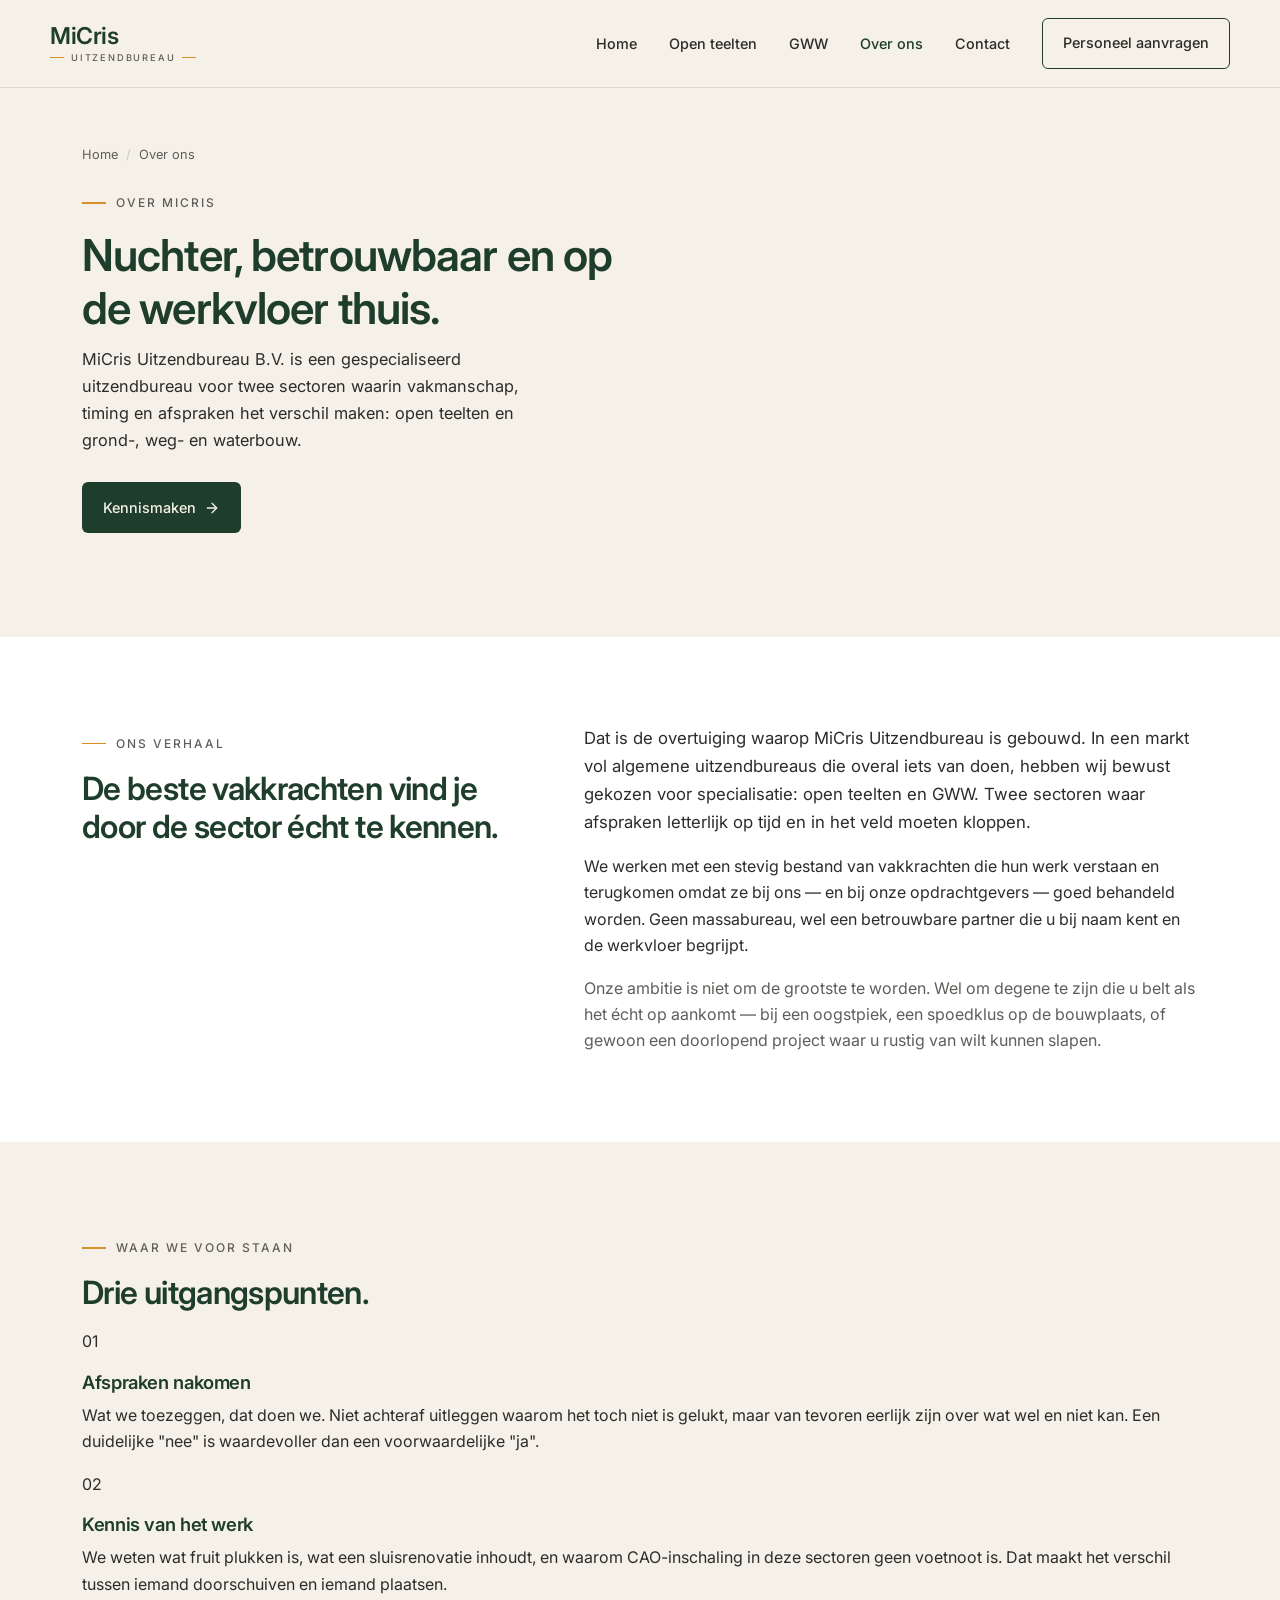
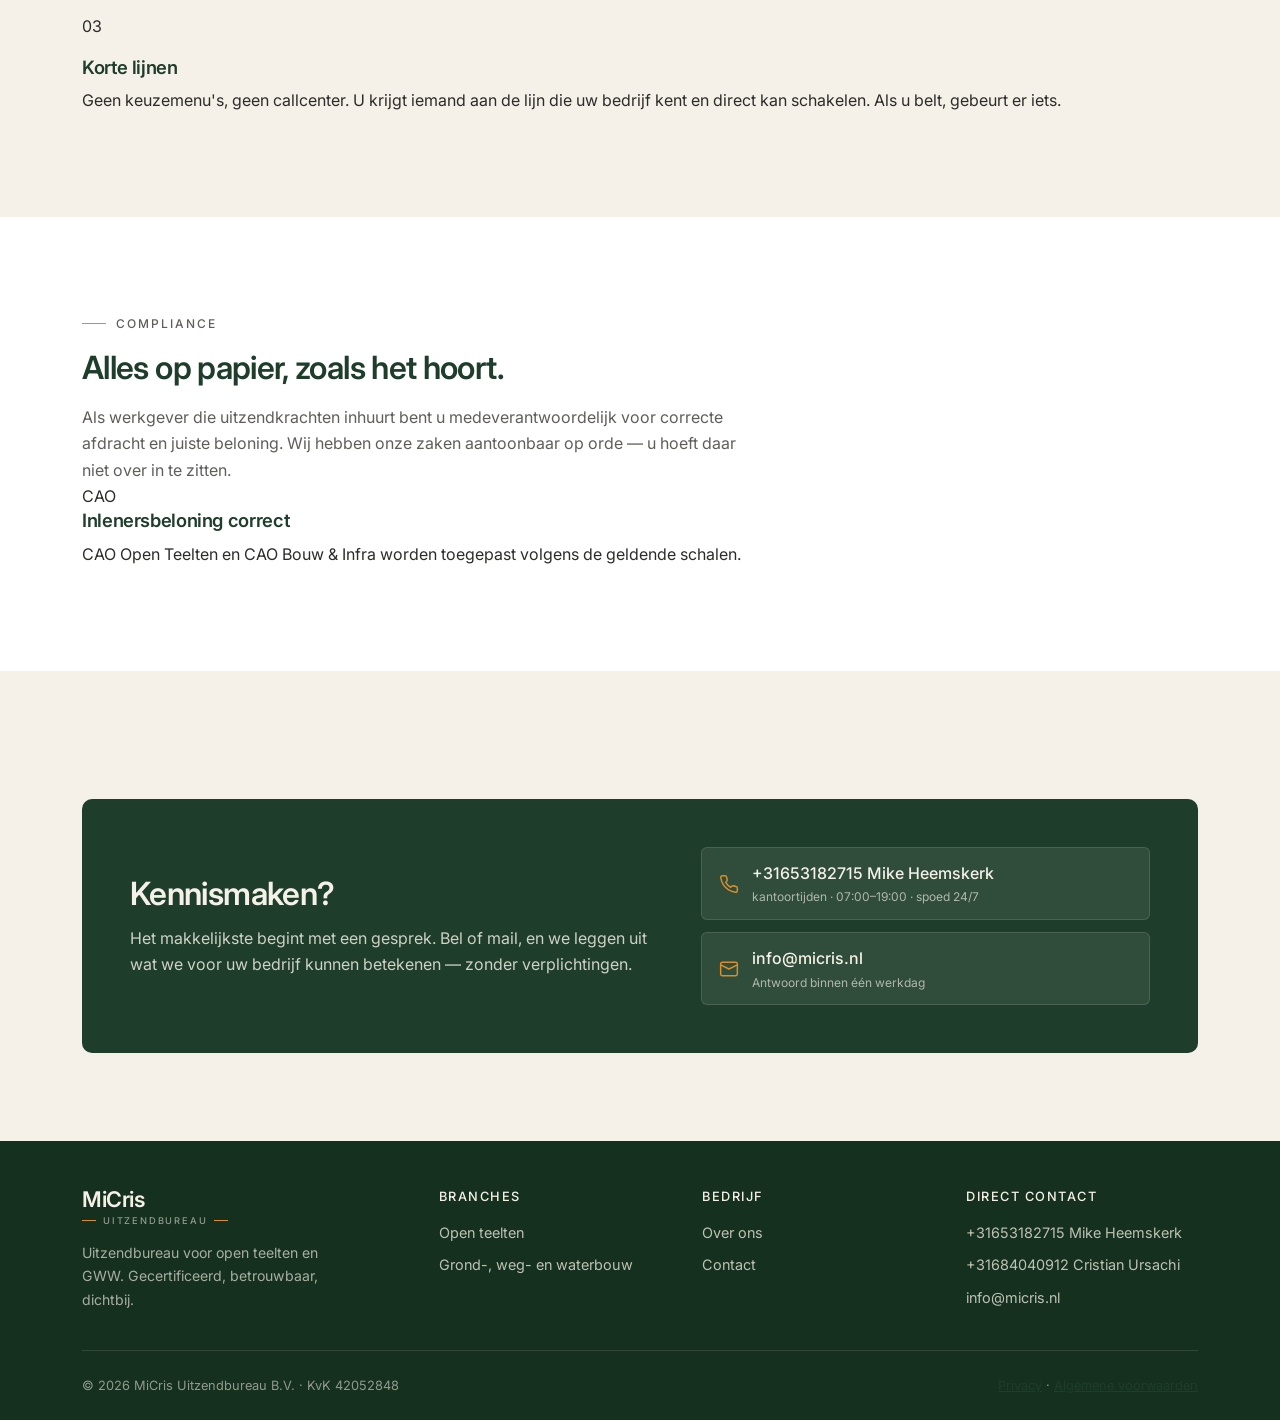
<file: micris-site/over-ons.html>
<!DOCTYPE html>
<html lang="nl">
<head>
  <meta charset="UTF-8" />
  <meta name="viewport" content="width=device-width, initial-scale=1.0" />
  <title>Over MiCris — betrouwbaar uitzendbureau voor open teelten &amp; GWW</title>
  <meta name="description" content="MiCris Uitzendbureau B.V. is een gespecialiseerd uitzendbureau voor fruittelers en GWW-aannemers. Nuchter, betrouwbaar, dichtbij.." />
  <link rel="preconnect" href="https://fonts.googleapis.com" />
  <link rel="preconnect" href="https://fonts.gstatic.com" crossorigin />
  <link href="https://fonts.googleapis.com/css2?family=Inter:wght@400;500;600&display=swap" rel="stylesheet" />
  <link rel="stylesheet" href="css/style.css" />
</head>
<body>

  <header class="site-header">
    <div class="container nav">
      <a href="index.html" class="logo">
        <span class="logo__name">MiCris</span>
        <span class="logo__descriptor">Uitzendbureau</span>
      </a>
      <button class="nav__toggle" aria-label="Menu openen" aria-expanded="false" aria-controls="primary-nav">
        <span></span><span></span><span></span>
      </button>
      <ul class="nav__links" id="primary-nav">
        <li><a href="index.html">Home</a></li>
        <li><a href="open-teelten.html">Open teelten</a></li>
        <li><a href="gww.html">GWW</a></li>
        <li><a href="over-ons.html" class="is-active">Over ons</a></li>
        <li><a href="contact.html">Contact</a></li>
        <li><a href="contact.html" class="btn btn--outline">Personeel aanvragen</a></li>
      </ul>
    </div>
  </header>

  <!-- PAGE HERO -->
  <section class="page-hero">
    <div class="container">
      <nav class="breadcrumb" aria-label="Kruimelpad">
        <a href="index.html">Home</a>
        <span class="breadcrumb__sep">/</span>
        <a href="#" aria-current="page">Over ons</a>
      </nav>
      <div class="page-hero__grid">
        <div class="page-hero__text">
          <span class="eyebrow">Over MiCris</span>
          <h1 class="page-hero__title">Nuchter, betrouwbaar en op de werkvloer thuis.</h1>
          <p class="page-hero__lead">
            MiCris Uitzendbureau B.V. is een gespecialiseerd uitzendbureau voor twee sectoren waarin
            vakmanschap, timing en afspraken het verschil maken: open teelten en grond-, weg- en waterbouw.
          </p>
          <div class="hero__cta">
            <a href="contact.html" class="btn btn--primary">
              Kennismaken
              <svg class="arrow" width="16" height="16" viewBox="0 0 24 24" fill="none" stroke="currentColor" stroke-width="2" stroke-linecap="round" stroke-linejoin="round"><path d="M5 12h14"/><path d="m12 5 7 7-7 7"/></svg>
            </a>
          </div>
        </div>
        </div>
    </div>
  </section>

  <!-- ONS VERHAAL -->
  <section class="section section--alt">
    <div class="container">
      <div style="display: grid; grid-template-columns: 1fr 1.4fr; gap: clamp(2rem, 5vw, 4rem); align-items: flex-start;">
        <div>
          <span class="eyebrow">Ons verhaal</span>
          <h2>De beste vakkrachten vind je door de sector écht te kennen.</h2>
        </div>
        <div>
          <p style="font-size: 1.05rem; color: var(--c-text);">
            Dat is de overtuiging waarop MiCris Uitzendbureau is gebouwd. In een markt vol algemene
            uitzendbureaus die overal iets van doen, hebben wij bewust gekozen voor specialisatie:
            open teelten en GWW. Twee sectoren waar afspraken letterlijk op tijd en in het veld moeten kloppen.
          </p>
          <p>
            We werken met een stevig bestand van vakkrachten die hun werk verstaan en terugkomen omdat
            ze bij ons — en bij onze opdrachtgevers — goed behandeld worden. Geen massabureau, wel een
            betrouwbare partner die u bij naam kent en de werkvloer begrijpt.
          </p>
          <p style="color: var(--c-text-mute); margin-bottom: 0;">
            Onze ambitie is niet om de grootste te worden. Wel om degene te zijn die u belt als het écht
            op aankomt — bij een oogstpiek, een spoedklus op de bouwplaats, of gewoon een doorlopend
            project waar u rustig van wilt kunnen slapen.
          </p>
        </div>
      </div>
    </div>
  </section>

  <!-- KERNWAARDEN -->
  <section class="section">
    <div class="container">
      <div class="section-intro">
        <span class="eyebrow">Waar we voor staan</span>
        <h2>Drie uitgangspunten.</h2>
      </div>
      <div class="values-grid">
        <div class="value">
          <p class="value__label">01</p>
          <h3>Afspraken nakomen</h3>
          <p>
            Wat we toezeggen, dat doen we. Niet achteraf uitleggen waarom het toch niet is gelukt,
            maar van tevoren eerlijk zijn over wat wel en niet kan. Een duidelijke "nee" is
            waardevoller dan een voorwaardelijke "ja".
          </p>
        </div>
        <div class="value">
          <p class="value__label">02</p>
          <h3>Kennis van het werk</h3>
          <p>
            We weten wat fruit plukken is, wat een sluisrenovatie inhoudt, en waarom CAO-inschaling
            in deze sectoren geen voetnoot is. Dat maakt het verschil tussen iemand doorschuiven
            en iemand plaatsen.
          </p>
        </div>
        <div class="value">
          <p class="value__label">03</p>
          <h3>Korte lijnen</h3>
          <p>
            Geen keuzemenu's, geen callcenter. U krijgt iemand aan de lijn die uw bedrijf kent en
            direct kan schakelen. Als u belt, gebeurt er iets.
          </p>
        </div>
      </div>
    </div>
  </section>

  <!-- CERTIFICERINGEN -->
  <section class="section section--alt">
    <div class="container">
      <div class="section-intro">
        <span class="eyebrow">Compliance</span>
        <h2>Alles op papier, zoals het hoort.</h2>
        <p>
          Als werkgever die uitzendkrachten inhuurt bent u medeverantwoordelijk voor correcte afdracht
          en juiste beloning. Wij hebben onze zaken aantoonbaar op orde — u hoeft daar niet over in te zitten.
        </p>
      </div>

      <div class="cert-row">
        <div class="cert">
          <span class="cert__mark">CAO</span>
          <h3>Inlenersbeloning correct</h3>
          <p>CAO Open Teelten en CAO Bouw &amp; Infra worden toegepast volgens de geldende schalen.</p>
        </div>
      </div>
    </div>
  </section>

  <!-- CONTACT STRIP -->
  <section class="section">
    <div class="container">
      <div class="contact-strip">
        <div>
          <h2>Kennismaken?</h2>
          <p>
            Het makkelijkste begint met een gesprek. Bel of mail, en we leggen uit wat we
            voor uw bedrijf kunnen betekenen — zonder verplichtingen.
          </p>
        </div>
        <div class="contact-strip__info">
          <a href="tel:+31653182715" class="contact-strip__item">
            <span class="icon">
              <svg viewBox="0 0 24 24"><path d="M22 16.92v3a2 2 0 0 1-2.18 2 19.79 19.79 0 0 1-8.63-3.07 19.5 19.5 0 0 1-6-6 19.79 19.79 0 0 1-3.07-8.67A2 2 0 0 1 4.11 2h3a2 2 0 0 1 2 1.72c.127.96.361 1.903.7 2.81a2 2 0 0 1-.45 2.11L8.09 9.91a16 16 0 0 0 6 6l1.27-1.27a2 2 0 0 1 2.11-.45c.907.339 1.85.573 2.81.7A2 2 0 0 1 22 16.92z"/></svg>
            </span>
            <div>
              <strong>+31653182715 Mike Heemskerk</strong>
              <span class="meta">kantoortijden · 07:00–19:00 · spoed 24/7</span>
            </div>
          </a>
          <a href="mailto:info@micris.nl" class="contact-strip__item">
            <span class="icon">
              <svg viewBox="0 0 24 24"><rect x="2" y="4" width="20" height="16" rx="2"/><path d="m22 7-10 5L2 7"/></svg>
            </span>
            <div>
              <strong>info@micris.nl</strong>
              <span class="meta">Antwoord binnen één werkdag</span>
            </div>
          </a>
        </div>
      </div>
    </div>
  </section>

  <!-- FOOTER -->
  <footer class="site-footer">
    <div class="container">
      <div class="footer-grid">
        <div class="footer__brand">
          <div class="logo" style="display:flex; flex-direction: column;">
            <span class="logo__name">MiCris</span>
            <span class="logo__descriptor">Uitzendbureau</span>
          </div>
          <p>Uitzendbureau voor open teelten en GWW. Gecertificeerd, betrouwbaar, dichtbij.</p>
        </div>
        <div>
          <h4>Branches</h4>
          <ul>
            <li><a href="open-teelten.html">Open teelten</a></li>
            <li><a href="gww.html">Grond-, weg- en waterbouw</a></li>
          </ul>
        </div>
        <div>
          <h4>Bedrijf</h4>
          <ul>
            <li><a href="over-ons.html">Over ons</a></li>
            <li><a href="contact.html">Contact</a></li>
          </ul>
        </div>
        <div>
          <h4>Direct contact</h4>
          <ul>
            <li><a href="tel:+31653182715">+31653182715 Mike Heemskerk</a></li>
            <li><a href="tel:+31684040912">+31684040912 Cristian Ursachi</a></li>
            <li><a href="mailto:info@micris.nl">info@micris.nl</a></li>
          </ul>
        </div>
      </div>
      <div class="footer__bottom">
        <span>© <span id="year"></span> MiCris Uitzendbureau B.V. · KvK 42052848</span>
        <span><a href="#">Privacy</a> · <a href="#">Algemene voorwaarden</a></span>
      </div>
    </div>
  </footer>

  <script>
    (function () {
      var btn = document.querySelector('.nav__toggle');
      var list = document.getElementById('primary-nav');
      if (!btn || !list) return;
      btn.addEventListener('click', function () {
        var open = list.classList.toggle('is-open');
        btn.setAttribute('aria-expanded', open ? 'true' : 'false');
      });
    })();
    document.getElementById('year').textContent = new Date().getFullYear();
  </script>
</body>
</html>
</file>
<file: style.css>
/* ============================================
   MiCris Uitzendbureau B.V. — huisstijl
   Kleur: bosgroen + oker
   Font:  Inter
   ============================================ */

:root {
  --c-primary:    #1F3D2B;   /* bosgroen */
  --c-primary-2:  #2E5A3F;   /* iets lichter */
  --c-accent:     #D98E2B;   /* oker */
  --c-accent-2:   #B87320;   /* donkerder oker voor hover */
  --c-bg:         #F5F1E8;   /* gebroken wit */
  --c-bg-2:       #FFFFFF;   /* puur wit voor kaarten */
  --c-text:       #2C2C2A;   /* hoofdkleur tekst */
  --c-text-mute:  #5F5E5A;   /* secundaire tekst */
  --c-border:     rgba(31, 61, 43, 0.12);
  --c-border-2:   rgba(31, 61, 43, 0.22);

  --radius-sm: 4px;
  --radius:    6px;
  --radius-lg: 10px;

  --container: 1180px;
  --gutter: clamp(1.25rem, 4vw, 2rem);

  --t-fast: 160ms ease;
  --t:      240ms ease;
}

/* Reset */
*, *::before, *::after { box-sizing: border-box; }
html { scroll-behavior: smooth; }
body {
  margin: 0;
  font-family: 'Inter', system-ui, -apple-system, 'Segoe UI', sans-serif;
  font-size: 16px;
  line-height: 1.65;
  color: var(--c-text);
  background: var(--c-bg);
  -webkit-font-smoothing: antialiased;
  -moz-osx-font-smoothing: grayscale;
}

img, svg { display: block; max-width: 100%; }
a { color: var(--c-primary); }

/* Typografie */
h1, h2, h3, h4 {
  font-weight: 600;
  color: var(--c-primary);
  letter-spacing: -0.02em;
  line-height: 1.2;
  margin: 0 0 0.5em;
}
h1 { font-size: clamp(2rem, 4vw, 2.75rem); }
h2 { font-size: clamp(1.5rem, 3vw, 2rem); }
h3 { font-size: 1.15rem; font-weight: 600; }
p  { margin: 0 0 1em; }

.eyebrow {
  display: inline-flex;
  align-items: center;
  gap: 10px;
  font-size: 0.75rem;
  font-weight: 500;
  color: var(--c-text-mute);
  letter-spacing: 2px;
  text-transform: uppercase;
  margin-bottom: 1rem;
}
.eyebrow::before {
  content: "";
  display: block;
  width: 24px;
  height: 1.5px;
  background: var(--c-accent);
}

/* Layout */
.container {
  max-width: var(--container);
  margin: 0 auto;
  padding: 0 var(--gutter);
}
.section {
  padding: clamp(3rem, 7vw, 5.5rem) 0;
}
.section--alt { background: var(--c-bg-2); }

/* Header / Navigation */
.site-header {
  position: sticky;
  top: 0;
  z-index: 50;
  background: rgba(245, 241, 232, 0.92);
  backdrop-filter: saturate(160%) blur(10px);
  -webkit-backdrop-filter: saturate(160%) blur(10px);
  border-bottom: 1px solid var(--c-border);
}
.nav {
  display: flex;
  align-items: center;
  justify-content: space-between;
  padding: 1.1rem 0;
}
.logo {
  text-decoration: none;
  line-height: 1;
  display: flex;
  flex-direction: column;
}
.logo__name {
  font-size: 1.45rem;
  font-weight: 600;
  color: var(--c-primary);
  letter-spacing: -0.02em;
}
.logo__descriptor {
  display: flex;
  align-items: center;
  gap: 7px;
  margin-top: 5px;
  font-size: 0.58rem;
  font-weight: 500;
  color: var(--c-text-mute);
  letter-spacing: 1.8px;
  text-transform: uppercase;
}
.logo__descriptor::before,
.logo__descriptor::after {
  content: "";
  display: block;
  width: 14px;
  height: 1px;
  background: var(--c-accent);
}
.nav__links {
  display: flex;
  align-items: center;
  gap: 2rem;
  list-style: none;
  margin: 0;
  padding: 0;
}
.nav__links a {
  text-decoration: none;
  font-size: 0.9rem;
  font-weight: 500;
  color: var(--c-text);
  transition: color var(--t-fast);
}
.nav__links a:hover { color: var(--c-primary); }
.nav__links a.is-active { color: var(--c-primary); }

/* Nav toggle (mobiel) */
.nav__toggle {
  display: none;
  background: transparent;
  border: 1px solid var(--c-border-2);
  border-radius: var(--radius);
  padding: 9px 11px;
  cursor: pointer;
}
.nav__toggle span {
  display: block;
  width: 20px; height: 2px;
  background: var(--c-primary);
  margin: 4px 0;
}

/* Knoppen */
.btn {
  display: inline-flex;
  align-items: center;
  gap: 8px;
  padding: 0.8rem 1.25rem;
  font-size: 0.9rem;
  font-weight: 500;
  border-radius: var(--radius);
  text-decoration: none;
  cursor: pointer;
  border: 1px solid transparent;
  transition: background var(--t-fast), color var(--t-fast), border-color var(--t-fast), transform var(--t-fast);
  white-space: nowrap;
}
.btn--primary {
  background: var(--c-primary);
  color: var(--c-bg);
}
.btn--primary:hover { background: var(--c-primary-2); }
.btn--outline {
  background: transparent;
  color: var(--c-primary);
  border-color: var(--c-primary);
}
.btn--outline:hover { background: var(--c-primary); color: var(--c-bg); }
.btn--accent {
  background: var(--c-accent);
  color: #3A2511;
}
.btn--accent:hover { background: var(--c-accent-2); color: var(--c-bg); }
.btn--ghost {
  background: transparent;
  color: var(--c-primary);
  border-color: var(--c-border-2);
}
.btn--ghost:hover { border-color: var(--c-primary); }
.btn:active { transform: translateY(1px); }
.btn .arrow { transition: transform var(--t-fast); }
.btn:hover .arrow { transform: translateX(3px); }

/* Hero */
.hero {
  position: relative;
  overflow: hidden;
}
.hero__grid {
  display: grid;
  grid-template-columns: 1.1fr 1fr;
  gap: clamp(2rem, 5vw, 4rem);
  align-items: stretch;
  min-height: 520px;
  padding: clamp(2.5rem, 6vw, 4.5rem) 0;
}
.hero__text {
  display: flex;
  flex-direction: column;
  justify-content: center;
  max-width: 540px;
}
.hero__title { margin-bottom: 1rem; }
.hero__lead  {
  font-size: 1.05rem;
  color: var(--c-text);
  margin-bottom: 2rem;
  max-width: 480px;
}
.hero__cta {
  display: flex;
  gap: 0.75rem;
  flex-wrap: wrap;
  margin-bottom: 2.5rem;
}
.hero__trust {
  display: flex;
  gap: 2rem;
  padding-top: 1.5rem;
  border-top: 1px solid var(--c-border);
  flex-wrap: wrap;
}
.trust-item__value {
  font-size: 1.25rem;
  font-weight: 600;
  color: var(--c-primary);
  margin: 0;
  letter-spacing: -0.02em;
}
.trust-item__label {
  font-size: 0.7rem;
  color: var(--c-text-mute);
  margin: 2px 0 0;
}
.hero__visual {
  position: relative;
  border-radius: var(--radius-lg);
  overflow: hidden;
  min-height: 400px;
  background: var(--c-primary);
}
.hero__visual svg {
  position: absolute;
  inset: 0;
  width: 100%;
  height: 100%;
}
.hero__visual-caption {
  position: absolute;
  bottom: 14px;
  left: 14px;
  background: rgba(31, 61, 43, 0.82);
  color: #F5F1E8;
  font-size: 0.7rem;
  padding: 6px 10px;
  border-radius: var(--radius-sm);
  letter-spacing: 0.02em;
}

/* Branches tegels */
.branches-grid {
  display: grid;
  grid-template-columns: 1fr 1fr;
  gap: 1.5rem;
  margin-top: 2.5rem;
}
.branche-card {
  background: var(--c-bg-2);
  border: 1px solid var(--c-border);
  border-radius: var(--radius-lg);
  overflow: hidden;
  display: flex;
  flex-direction: column;
  transition: transform var(--t), box-shadow var(--t), border-color var(--t);
  text-decoration: none;
  color: inherit;
}
.branche-card:hover {
  transform: translateY(-3px);
  border-color: var(--c-border-2);
  box-shadow: 0 12px 40px -22px rgba(31, 61, 43, 0.35);
}
.branche-card__visual {
  aspect-ratio: 16 / 9;
  background: var(--c-primary);
  position: relative;
  overflow: hidden;
}
.branche-card__visual svg {
  position: absolute;
  inset: 0;
  width: 100%;
  height: 100%;
}
.branche-card__body {
  padding: 1.5rem 1.5rem 1.75rem;
}
.branche-card__tag {
  font-size: 0.7rem;
  font-weight: 500;
  color: var(--c-accent-2);
  letter-spacing: 2px;
  text-transform: uppercase;
}
.branche-card__title {
  font-size: 1.35rem;
  margin: 0.5rem 0 0.6rem;
}
.branche-card__desc {
  font-size: 0.95rem;
  color: var(--c-text);
  margin: 0 0 1.25rem;
}
.branche-card__link {
  display: inline-flex;
  align-items: center;
  gap: 6px;
  font-size: 0.85rem;
  font-weight: 500;
  color: var(--c-primary);
  text-decoration: none;
}
.branche-card__link .arrow { transition: transform var(--t-fast); }
.branche-card:hover .branche-card__link .arrow { transform: translateX(3px); }

/* Waarom MiCris */
.usp-grid {
  display: grid;
  grid-template-columns: repeat(4, 1fr);
  gap: 1.25rem;
  margin-top: 2.5rem;
}
.usp {
  background: var(--c-bg-2);
  border: 1px solid var(--c-border);
  border-radius: var(--radius-lg);
  padding: 1.5rem 1.35rem;
}
.usp__icon {
  width: 40px;
  height: 40px;
  border-radius: var(--radius);
  background: rgba(217, 142, 43, 0.12);
  color: var(--c-accent-2);
  display: flex;
  align-items: center;
  justify-content: center;
  margin-bottom: 1rem;
}
.usp__icon svg { width: 22px; height: 22px; stroke: currentColor; fill: none; stroke-width: 1.8; stroke-linecap: round; stroke-linejoin: round; }
.usp__title {
  font-size: 1rem;
  margin: 0 0 0.4rem;
}
.usp__desc {
  font-size: 0.9rem;
  color: var(--c-text-mute);
  margin: 0;
}

/* Werkwijze */
.steps {
  display: grid;
  grid-template-columns: repeat(3, 1fr);
  gap: 1.5rem;
  margin-top: 2.5rem;
  position: relative;
}
.step {
  position: relative;
  padding: 2rem 1.5rem 1.75rem;
  background: var(--c-bg);
  border: 1px solid var(--c-border);
  border-radius: var(--radius-lg);
}
.step__num {
  position: absolute;
  top: -14px;
  left: 20px;
  width: 36px;
  height: 36px;
  border-radius: 50%;
  background: var(--c-primary);
  color: var(--c-bg);
  display: flex;
  align-items: center;
  justify-content: center;
  font-size: 0.95rem;
  font-weight: 600;
  box-shadow: 0 2px 0 rgba(0,0,0,0.04);
}
.step__num--accent { background: var(--c-accent); color: #3A2511; }
.step__title {
  font-size: 1.05rem;
  margin: 0 0 0.5rem;
}
.step__desc {
  font-size: 0.92rem;
  color: var(--c-text-mute);
  margin: 0;
}

/* About teaser */
.about-teaser {
  display: grid;
  grid-template-columns: 1fr;
  gap: 3rem;
  align-items: center;
  margin-top: 2rem;
}
.about-teaser__visual {
  aspect-ratio: 4 / 3;
  border-radius: var(--radius-lg);
  overflow: hidden;
  position: relative;
  background: var(--c-primary);
}
.about-teaser__visual svg {
  position: absolute; inset: 0; width: 100%; height: 100%;
}

/* Contact strip */
.contact-strip {
  background: var(--c-primary);
  color: var(--c-bg);
  border-radius: var(--radius-lg);
  padding: clamp(2rem, 4vw, 3rem);
  display: grid;
  grid-template-columns: 1.2fr 1fr;
  gap: 2rem;
  align-items: center;
  margin-top: 2.5rem;
}
.contact-strip h2 {
  color: var(--c-bg);
  margin-bottom: 0.75rem;
}
.contact-strip p { color: rgba(245,241,232,0.82); margin: 0; }
.contact-strip__info {
  display: flex;
  flex-direction: column;
  gap: 0.75rem;
}
.contact-strip__item {
  display: flex;
  align-items: center;
  gap: 12px;
  color: var(--c-bg);
  text-decoration: none;
  font-size: 1rem;
  font-weight: 500;
  padding: 0.75rem 1rem;
  background: rgba(255,255,255,0.08);
  border-radius: var(--radius);
  border: 1px solid rgba(255,255,255,0.12);
  transition: background var(--t-fast);
}
.contact-strip__item:hover { background: rgba(255,255,255,0.15); }
.contact-strip__item .icon {
  width: 22px; height: 22px;
  display: flex; align-items: center; justify-content: center;
  color: var(--c-accent);
}
.contact-strip__item .icon svg { width: 20px; height: 20px; stroke: currentColor; fill: none; stroke-width: 1.8; stroke-linecap: round; stroke-linejoin: round; }
.contact-strip__item strong { font-weight: 500; }
.contact-strip__item span.meta { display: block; font-size: 0.75rem; color: rgba(245,241,232,0.65); font-weight: 400; margin-top: 1px; }

/* Footer */
.site-footer {
  background: #16301F;
  color: rgba(245,241,232,0.75);
  padding: 3rem 0 1.5rem;
  margin-top: 0;
}
.footer-grid {
  display: grid;
  grid-template-columns: 1.4fr 1fr 1fr 1fr;
  gap: 2rem;
  margin-bottom: 2rem;
}
.footer-grid h4 {
  color: var(--c-bg);
  font-size: 0.8rem;
  letter-spacing: 1.5px;
  text-transform: uppercase;
  font-weight: 500;
  margin-bottom: 1rem;
}
.footer-grid ul { list-style: none; margin: 0; padding: 0; }
.footer-grid li { margin-bottom: 0.55rem; font-size: 0.9rem; }
.footer-grid a { color: rgba(245,241,232,0.75); text-decoration: none; transition: color var(--t-fast); }
.footer-grid a:hover { color: var(--c-accent); }
.footer__brand .logo__name { color: var(--c-bg); font-size: 1.35rem; }
.footer__brand .logo__descriptor { color: rgba(245,241,232,0.55); }
.footer__brand p { font-size: 0.88rem; margin: 1rem 0 0; max-width: 280px; color: rgba(245,241,232,0.65); }
.footer__bottom {
  padding-top: 1.5rem;
  border-top: 1px solid rgba(245,241,232,0.12);
  display: flex; justify-content: space-between; align-items: center;
  font-size: 0.8rem;
  color: rgba(245,241,232,0.55);
  flex-wrap: wrap;
  gap: 1rem;
}

/* ============================================
   Branche-pagina's (Open teelten, GWW)
   ============================================ */

/* Smaller page hero (niet de homepage hero) */
.page-hero {
  position: relative;
  overflow: hidden;
  padding: clamp(2rem, 5vw, 3.5rem) 0 clamp(2.5rem, 5vw, 4rem);
}
.page-hero__grid {
  display: grid;
  grid-template-columns: 1fr;
  gap: clamp(2rem, 4vw, 3rem);
  align-items: center;
}
.page-hero__grid:has(> .page-hero__visual) {
  grid-template-columns: 1.15fr 1fr;
}
.page-hero__text { max-width: 540px; }
.page-hero__title { margin-bottom: 0.75rem; }
.page-hero__lead {
  font-size: 1.02rem;
  color: var(--c-text);
  margin-bottom: 1.75rem;
  max-width: 480px;
}
.page-hero__visual {
  position: relative;
  border-radius: var(--radius-lg);
  overflow: hidden;
  aspect-ratio: 4 / 3;
  background: var(--c-primary);
}
.page-hero__visual svg {
  position: absolute;
  inset: 0;
  width: 100%;
  height: 100%;
}
.page-hero__visual img {
  position: absolute;
  inset: 0;
  width: 100%;
  height: 100%;
  object-fit: cover;
}

/* Breadcrumb */
.breadcrumb {
  font-size: 0.8rem;
  color: var(--c-text-mute);
  margin-bottom: 1.25rem;
  display: flex;
  align-items: center;
  gap: 8px;
  flex-wrap: wrap;
}
.breadcrumb a { color: var(--c-text-mute); text-decoration: none; }
.breadcrumb a:hover { color: var(--c-primary); }
.breadcrumb__sep { color: var(--c-border-2); }

/* Section intro block (eyebrow + title + lead in one column) */
.section-intro { max-width: 680px; }
.section-intro p {
  color: var(--c-text-mute);
  font-size: 1rem;
  margin: 0;
}

/* Tag list (deelsectoren) */
.tag-row {
  display: flex;
  flex-wrap: wrap;
  gap: 10px;
  margin-top: 1.75rem;
}
.tag {
  display: inline-flex;
  align-items: center;
  gap: 8px;
  background: var(--c-bg-2);
  border: 1px solid var(--c-border);
  color: var(--c-primary);
  padding: 0.6rem 1rem;
  border-radius: 999px;
  font-size: 0.88rem;
  font-weight: 500;
}
.tag::before {
  content: "";
  display: block;
  width: 7px;
  height: 7px;
  background: var(--c-accent);
  border-radius: 50%;
}

/* Functie-lijst (twee kolommen) */
.function-grid {
  display: grid;
  grid-template-columns: 1fr 1fr;
  gap: 0.6rem 2rem;
  margin-top: 2rem;
  border-top: 1px solid var(--c-border);
  padding-top: 1.5rem;
}
.function-item {
  display: flex;
  align-items: center;
  gap: 12px;
  padding: 0.85rem 0;
  border-bottom: 1px solid var(--c-border);
  font-size: 0.95rem;
  color: var(--c-text);
}
.function-item__check {
  flex-shrink: 0;
  width: 22px;
  height: 22px;
  border-radius: 50%;
  background: rgba(31, 61, 43, 0.08);
  color: var(--c-primary);
  display: flex;
  align-items: center;
  justify-content: center;
}
.function-item__check svg {
  width: 13px; height: 13px;
  stroke: currentColor; fill: none;
  stroke-width: 2.5; stroke-linecap: round; stroke-linejoin: round;
}

/* Info-strip (CAO/compliance) */
.info-strip {
  display: grid;
  grid-template-columns: auto 1fr;
  gap: 1.5rem;
  align-items: flex-start;
  background: var(--c-bg-2);
  border: 1px solid var(--c-border);
  border-left: 4px solid var(--c-accent);
  border-radius: var(--radius-lg);
  padding: 1.75rem 1.75rem 1.5rem;
  margin-top: 2rem;
}
.info-strip__icon {
  width: 44px; height: 44px;
  border-radius: var(--radius);
  background: rgba(31, 61, 43, 0.08);
  color: var(--c-primary);
  display: flex; align-items: center; justify-content: center;
}
.info-strip__icon svg { width: 22px; height: 22px; stroke: currentColor; fill: none; stroke-width: 1.8; stroke-linecap: round; stroke-linejoin: round; }
.info-strip h3 { margin: 0 0 0.4rem; font-size: 1.1rem; }
.info-strip p { margin: 0; color: var(--c-text-mute); font-size: 0.95rem; }

/* Contactpagina */
.contact-grid {
  display: grid;
  grid-template-columns: 1fr;
  gap: clamp(1.5rem, 3vw, 2.5rem);
  align-items: start;
}
.contact-phone-row {
  display: grid;
  grid-template-columns: 1fr 1fr;
  gap: 0.9rem;
  margin-bottom: 0.9rem;
}
.contact-phone-row .contact-card {
  margin-bottom: 0;
}
.contact-card {
  display: grid;
  grid-template-columns: auto 1fr;
  gap: 0.9rem;
  align-items: start;
  text-decoration: none;
  color: var(--c-text);
  background: var(--c-bg);
  border: 1px solid var(--c-border);
  border-radius: var(--radius-lg);
  padding: 1rem 1.1rem;
  margin-bottom: 0.9rem;
}
.contact-card__icon {
  width: 26px;
  height: 26px;
  border-radius: var(--radius);
  background: rgba(31, 61, 43, 0.08);
  color: var(--c-primary);
  display: flex;
  align-items: center;
  justify-content: center;
  flex-shrink: 0;
}
.contact-card__icon--accent {
  background: rgba(163, 111, 67, 0.15);
  color: #8a5a32;
}
.contact-card__icon svg {
  width: 12px;
  height: 12px;
  max-width: none;
  stroke: currentColor;
  fill: none;
  stroke-width: 1.8;
  stroke-linecap: round;
  stroke-linejoin: round;
}
.contact-card h3 {
  margin: 0 0 0.25rem;
  font-size: 1rem;
}
.contact-card__value {
  margin: 0;
  font-weight: 600;
}
.contact-card__meta {
  margin: 0.2rem 0 0;
  color: var(--c-text-mute);
  font-size: 0.9rem;
}

@media (max-width: 960px) {
  .contact-grid { grid-template-columns: 1fr; }
  .contact-phone-row { grid-template-columns: 1fr; }
}

/* Feature-blok (seizoenspieken) — tekst + visual */
.feature-split {
  display: grid;
  grid-template-columns: 1fr;
  gap: clamp(2rem, 4vw, 3.5rem);
  align-items: center;
  margin-top: 2rem;
}
.feature-split--reverse .feature-split__text { order: 2; }
.feature-split__visual {
  aspect-ratio: 4 / 3;
  border-radius: var(--radius-lg);
  overflow: hidden;
  background: var(--c-primary);
  position: relative;
}
.feature-split__visual svg {
  position: absolute; inset: 0; width: 100%; height: 100%;
}
.feature-split__text h2 { margin-bottom: 1rem; }
.feature-split__text p { color: var(--c-text); font-size: 1rem; }
.feature-split__bullets {
  list-style: none;
  padding: 0;
  margin: 1.25rem 0 0;
  display: flex;
  flex-direction: column;
  gap: 0.75rem;
}
.feature-split__bullets li {
  display: flex;
  align-items: flex-start;
  gap: 12px;
  font-size: 0.95rem;
  color: var(--c-text);
}
.feature-split__bullets li::before {
  content: "";
  display: block;
  flex-shrink: 0;
  width: 8px;
  height: 8px;
  background: var(--c-accent);
  border-radius: 50%;
  margin-top: 8px;
}

/* Subtle page entry animation */
@media (prefers-reduced-motion: no-preference) {
  .hero__text > * {
    opacity: 0;
    transform: translateY(8px);
    animation: rise 600ms ease forwards;
  }
  .hero__text > *:nth-child(1) { animation-delay: 60ms; }
  .hero__text > *:nth-child(2) { animation-delay: 140ms; }
  .hero__text > *:nth-child(3) { animation-delay: 220ms; }
  .hero__text > *:nth-child(4) { animation-delay: 300ms; }
  .hero__text > *:nth-child(5) { animation-delay: 380ms; }
  .hero__visual {
    opacity: 0;
    animation: fade 700ms ease 200ms forwards;
  }
}
@keyframes rise { to { opacity: 1; transform: translateY(0); } }
@keyframes fade { to { opacity: 1; } }

/* Responsive */
@media (max-width: 960px) {
  .hero__grid { grid-template-columns: 1fr; }
  .hero__visual { min-height: 300px; order: -1; }
  .branches-grid { grid-template-columns: 1fr; }
  .usp-grid { grid-template-columns: repeat(2, 1fr); }
  .steps { grid-template-columns: 1fr; }
  .about-teaser { grid-template-columns: 1fr; }
  .contact-strip { grid-template-columns: 1fr; }
  .footer-grid { grid-template-columns: 1fr; }
  /* Branche-pagina's */
  .page-hero__grid { grid-template-columns: 1fr; }
  .page-hero__grid:has(> .page-hero__visual) { grid-template-columns: 1fr; }
  .page-hero__visual { order: -1; }
  .function-grid { grid-template-columns: 1fr; }
  .feature-split { grid-template-columns: 1fr; }
  .feature-split--reverse .feature-split__text { order: 0; }
  .info-strip { grid-template-columns: 1fr; gap: 1rem; }
}
@media (max-width: 720px) {
  .nav__links { display: none; }
  .nav__links.is-open {
    display: flex;
    position: absolute;
    top: 100%;
    left: 0; right: 0;
    flex-direction: column;
    background: var(--c-bg);
    padding: 1rem var(--gutter);
    gap: 1rem;
    border-bottom: 1px solid var(--c-border);
  }
  .nav__links.is-open .btn { align-self: flex-start; }
  .nav__toggle { display: block; }
  .site-header { position: relative; }
  .usp-grid { grid-template-columns: 1fr; }
  .footer-grid { grid-template-columns: 1fr; }
  .hero__trust { gap: 1.25rem; }
  .footer__bottom { flex-direction: column; align-items: flex-start; }
}
</file>
<file: micris-site/css/style.css>
/* ============================================
   MiCris Uitzendbureau B.V. — huisstijl
   Kleur: bosgroen + oker
   Font:  Inter
   ============================================ */

:root {
  --c-primary:    #1F3D2B;   /* bosgroen */
  --c-primary-2:  #2E5A3F;   /* iets lichter */
  --c-accent:     #D98E2B;   /* oker */
  --c-accent-2:   #B87320;   /* donkerder oker voor hover */
  --c-bg:         #F5F1E8;   /* gebroken wit */
  --c-bg-2:       #FFFFFF;   /* puur wit voor kaarten */
  --c-text:       #2C2C2A;   /* hoofdkleur tekst */
  --c-text-mute:  #5F5E5A;   /* secundaire tekst */
  --c-border:     rgba(31, 61, 43, 0.12);
  --c-border-2:   rgba(31, 61, 43, 0.22);

  --radius-sm: 4px;
  --radius:    6px;
  --radius-lg: 10px;

  --container: 1180px;
  --gutter: clamp(1.25rem, 4vw, 2rem);

  --t-fast: 160ms ease;
  --t:      240ms ease;
}

/* Reset */
*, *::before, *::after { box-sizing: border-box; }
html { scroll-behavior: smooth; }
body {
  margin: 0;
  font-family: 'Inter', system-ui, -apple-system, 'Segoe UI', sans-serif;
  font-size: 16px;
  line-height: 1.65;
  color: var(--c-text);
  background: var(--c-bg);
  -webkit-font-smoothing: antialiased;
  -moz-osx-font-smoothing: grayscale;
}

img, svg { display: block; max-width: 100%; }
a { color: var(--c-primary); }

/* Typografie */
h1, h2, h3, h4 {
  font-weight: 600;
  color: var(--c-primary);
  letter-spacing: -0.02em;
  line-height: 1.2;
  margin: 0 0 0.5em;
}
h1 { font-size: clamp(2rem, 4vw, 2.75rem); }
h2 { font-size: clamp(1.5rem, 3vw, 2rem); }
h3 { font-size: 1.15rem; font-weight: 600; }
p  { margin: 0 0 1em; }

.eyebrow {
  display: inline-flex;
  align-items: center;
  gap: 10px;
  font-size: 0.75rem;
  font-weight: 500;
  color: var(--c-text-mute);
  letter-spacing: 2px;
  text-transform: uppercase;
  margin-bottom: 1rem;
}
.eyebrow::before {
  content: "";
  display: block;
  width: 24px;
  height: 1.5px;
  background: var(--c-accent);
}

/* Layout */
.container {
  max-width: var(--container);
  margin: 0 auto;
  padding: 0 var(--gutter);
}
.section {
  padding: clamp(3rem, 7vw, 5.5rem) 0;
}
.section--alt { background: var(--c-bg-2); }

/* Header / Navigation */
.site-header {
  position: sticky;
  top: 0;
  z-index: 50;
  background: rgba(245, 241, 232, 0.92);
  backdrop-filter: saturate(160%) blur(10px);
  -webkit-backdrop-filter: saturate(160%) blur(10px);
  border-bottom: 1px solid var(--c-border);
}
.nav {
  display: flex;
  align-items: center;
  justify-content: space-between;
  padding: 1.1rem 0;
}
.logo {
  text-decoration: none;
  line-height: 1;
  display: flex;
  flex-direction: column;
}
.logo__name {
  font-size: 1.45rem;
  font-weight: 600;
  color: var(--c-primary);
  letter-spacing: -0.02em;
}
.logo__descriptor {
  display: flex;
  align-items: center;
  gap: 7px;
  margin-top: 5px;
  font-size: 0.58rem;
  font-weight: 500;
  color: var(--c-text-mute);
  letter-spacing: 1.8px;
  text-transform: uppercase;
}
.logo__descriptor::before,
.logo__descriptor::after {
  content: "";
  display: block;
  width: 14px;
  height: 1px;
  background: var(--c-accent);
}
.nav__links {
  display: flex;
  align-items: center;
  gap: 2rem;
  list-style: none;
  margin: 0;
  padding: 0;
}
.nav__links a {
  text-decoration: none;
  font-size: 0.9rem;
  font-weight: 500;
  color: var(--c-text);
  transition: color var(--t-fast);
}
.nav__links a:hover { color: var(--c-primary); }
.nav__links a.is-active { color: var(--c-primary); }

/* Nav toggle (mobiel) */
.nav__toggle {
  display: none;
  background: transparent;
  border: 1px solid var(--c-border-2);
  border-radius: var(--radius);
  padding: 9px 11px;
  cursor: pointer;
}
.nav__toggle span {
  display: block;
  width: 20px; height: 2px;
  background: var(--c-primary);
  margin: 4px 0;
}

/* Knoppen */
.btn {
  display: inline-flex;
  align-items: center;
  gap: 8px;
  padding: 0.8rem 1.25rem;
  font-size: 0.9rem;
  font-weight: 500;
  border-radius: var(--radius);
  text-decoration: none;
  cursor: pointer;
  border: 1px solid transparent;
  transition: background var(--t-fast), color var(--t-fast), border-color var(--t-fast), transform var(--t-fast);
  white-space: nowrap;
}
.btn--primary {
  background: var(--c-primary);
  color: var(--c-bg);
}
.btn--primary:hover { background: var(--c-primary-2); }
.btn--outline {
  background: transparent;
  color: var(--c-primary);
  border-color: var(--c-primary);
}
.btn--outline:hover { background: var(--c-primary); color: var(--c-bg); }
.btn--accent {
  background: var(--c-accent);
  color: #3A2511;
}
.btn--accent:hover { background: var(--c-accent-2); color: var(--c-bg); }
.btn--ghost {
  background: transparent;
  color: var(--c-primary);
  border-color: var(--c-border-2);
}
.btn--ghost:hover { border-color: var(--c-primary); }
.btn:active { transform: translateY(1px); }
.btn .arrow { transition: transform var(--t-fast); }
.btn:hover .arrow { transform: translateX(3px); }

/* Hero */
.hero {
  position: relative;
  overflow: hidden;
}
.hero__grid {
  display: grid;
  grid-template-columns: 1.1fr 1fr;
  gap: clamp(2rem, 5vw, 4rem);
  align-items: stretch;
  min-height: 520px;
  padding: clamp(2.5rem, 6vw, 4.5rem) 0;
}
.hero__text {
  display: flex;
  flex-direction: column;
  justify-content: center;
  max-width: 540px;
}
.hero__title { margin-bottom: 1rem; }
.hero__lead  {
  font-size: 1.05rem;
  color: var(--c-text);
  margin-bottom: 2rem;
  max-width: 480px;
}
.hero__cta {
  display: flex;
  gap: 0.75rem;
  flex-wrap: wrap;
  margin-bottom: 2.5rem;
}
.hero__trust {
  display: flex;
  gap: 2rem;
  padding-top: 1.5rem;
  border-top: 1px solid var(--c-border);
  flex-wrap: wrap;
}
.trust-item__value {
  font-size: 1.25rem;
  font-weight: 600;
  color: var(--c-primary);
  margin: 0;
  letter-spacing: -0.02em;
}
.trust-item__label {
  font-size: 0.7rem;
  color: var(--c-text-mute);
  margin: 2px 0 0;
}
.hero__visual {
  position: relative;
  border-radius: var(--radius-lg);
  overflow: hidden;
  min-height: 400px;
  background: var(--c-primary);
}
.hero__visual svg {
  position: absolute;
  inset: 0;
  width: 100%;
  height: 100%;
}
.hero__visual img {
  position: absolute;
  inset: 0;
  width: 100%;
  height: 100%;
  object-fit: cover;
}
.hero__visual-caption {
  position: absolute;
  bottom: 14px;
  left: 14px;
  background: rgba(31, 61, 43, 0.82);
  color: #F5F1E8;
  font-size: 0.7rem;
  padding: 6px 10px;
  border-radius: var(--radius-sm);
  letter-spacing: 0.02em;
}

/* Branches tegels */
.branches-grid {
  display: grid;
  grid-template-columns: 1fr 1fr;
  gap: 1.5rem;
  margin-top: 2.5rem;
}
.branche-card {
  background: var(--c-bg-2);
  border: 1px solid var(--c-border);
  border-radius: var(--radius-lg);
  overflow: hidden;
  display: flex;
  flex-direction: column;
  transition: transform var(--t), box-shadow var(--t), border-color var(--t);
  text-decoration: none;
  color: inherit;
}
.branche-card:hover {
  transform: translateY(-3px);
  border-color: var(--c-border-2);
  box-shadow: 0 12px 40px -22px rgba(31, 61, 43, 0.35);
}
.branche-card__visual {
  aspect-ratio: 16 / 9;
  background: var(--c-primary);
  position: relative;
  overflow: hidden;
}
.branche-card__visual svg {
  position: absolute;
  inset: 0;
  width: 100%;
  height: 100%;
}
.branche-card__body {
  padding: 1.5rem 1.5rem 1.75rem;
}
.branche-card__tag {
  font-size: 0.7rem;
  font-weight: 500;
  color: var(--c-accent-2);
  letter-spacing: 2px;
  text-transform: uppercase;
}
.branche-card__title {
  font-size: 1.35rem;
  margin: 0.5rem 0 0.6rem;
}
.branche-card__desc {
  font-size: 0.95rem;
  color: var(--c-text);
  margin: 0 0 1.25rem;
}
.branche-card__link {
  display: inline-flex;
  align-items: center;
  gap: 6px;
  font-size: 0.85rem;
  font-weight: 500;
  color: var(--c-primary);
  text-decoration: none;
}
.branche-card__link .arrow { transition: transform var(--t-fast); }
.branche-card:hover .branche-card__link .arrow { transform: translateX(3px); }

/* Waarom MiCris */
.usp-grid {
  display: grid;
  grid-template-columns: repeat(4, 1fr);
  gap: 1.25rem;
  margin-top: 2.5rem;
}
.usp {
  background: var(--c-bg-2);
  border: 1px solid var(--c-border);
  border-radius: var(--radius-lg);
  padding: 1.5rem 1.35rem;
}
.usp__icon {
  width: 40px;
  height: 40px;
  border-radius: var(--radius);
  background: rgba(217, 142, 43, 0.12);
  color: var(--c-accent-2);
  display: flex;
  align-items: center;
  justify-content: center;
  margin-bottom: 1rem;
}
.usp__icon svg { width: 22px; height: 22px; stroke: currentColor; fill: none; stroke-width: 1.8; stroke-linecap: round; stroke-linejoin: round; }
.usp__title {
  font-size: 1rem;
  margin: 0 0 0.4rem;
}
.usp__desc {
  font-size: 0.9rem;
  color: var(--c-text-mute);
  margin: 0;
}

/* Werkwijze */
.steps {
  display: grid;
  grid-template-columns: repeat(3, 1fr);
  gap: 1.5rem;
  margin-top: 2.5rem;
  position: relative;
}
.step {
  position: relative;
  padding: 2rem 1.5rem 1.75rem;
  background: var(--c-bg);
  border: 1px solid var(--c-border);
  border-radius: var(--radius-lg);
}
.step__num {
  position: absolute;
  top: -14px;
  left: 20px;
  width: 36px;
  height: 36px;
  border-radius: 50%;
  background: var(--c-primary);
  color: var(--c-bg);
  display: flex;
  align-items: center;
  justify-content: center;
  font-size: 0.95rem;
  font-weight: 600;
  box-shadow: 0 2px 0 rgba(0,0,0,0.04);
}
.step__num--accent { background: var(--c-accent); color: #3A2511; }
.step__title {
  font-size: 1.05rem;
  margin: 0 0 0.5rem;
}
.step__desc {
  font-size: 0.92rem;
  color: var(--c-text-mute);
  margin: 0;
}

/* About teaser */
.about-teaser {
  display: grid;
  grid-template-columns: 1fr;
  gap: 3rem;
  align-items: center;
  margin-top: 2rem;
}
.about-teaser__visual {
  aspect-ratio: 4 / 3;
  border-radius: var(--radius-lg);
  overflow: hidden;
  position: relative;
  background: var(--c-primary);
}
.about-teaser__visual svg {
  position: absolute; inset: 0; width: 100%; height: 100%;
}

/* Contact strip */
.contact-strip {
  background: var(--c-primary);
  color: var(--c-bg);
  border-radius: var(--radius-lg);
  padding: clamp(2rem, 4vw, 3rem);
  display: grid;
  grid-template-columns: 1.2fr 1fr;
  gap: 2rem;
  align-items: center;
  margin-top: 2.5rem;
}
.contact-strip h2 {
  color: var(--c-bg);
  margin-bottom: 0.75rem;
}
.contact-strip p { color: rgba(245,241,232,0.82); margin: 0; }
.contact-strip__info {
  display: flex;
  flex-direction: column;
  gap: 0.75rem;
}
.contact-strip__item {
  display: flex;
  align-items: center;
  gap: 12px;
  color: var(--c-bg);
  text-decoration: none;
  font-size: 1rem;
  font-weight: 500;
  padding: 0.75rem 1rem;
  background: rgba(255,255,255,0.08);
  border-radius: var(--radius);
  border: 1px solid rgba(255,255,255,0.12);
  transition: background var(--t-fast);
}
.contact-strip__item:hover { background: rgba(255,255,255,0.15); }
.contact-strip__item .icon {
  width: 22px; height: 22px;
  display: flex; align-items: center; justify-content: center;
  color: var(--c-accent);
}
.contact-strip__item .icon svg { width: 20px; height: 20px; stroke: currentColor; fill: none; stroke-width: 1.8; stroke-linecap: round; stroke-linejoin: round; }
.contact-strip__item strong { font-weight: 500; }
.contact-strip__item span.meta { display: block; font-size: 0.75rem; color: rgba(245,241,232,0.65); font-weight: 400; margin-top: 1px; }

/* Footer */
.site-footer {
  background: #16301F;
  color: rgba(245,241,232,0.75);
  padding: 3rem 0 1.5rem;
  margin-top: 0;
}
.footer-grid {
  display: grid;
  grid-template-columns: 1.4fr 1fr 1fr 1fr;
  gap: 2rem;
  margin-bottom: 2rem;
}
.footer-grid h4 {
  color: var(--c-bg);
  font-size: 0.8rem;
  letter-spacing: 1.5px;
  text-transform: uppercase;
  font-weight: 500;
  margin-bottom: 1rem;
}
.footer-grid ul { list-style: none; margin: 0; padding: 0; }
.footer-grid li { margin-bottom: 0.55rem; font-size: 0.9rem; }
.footer-grid a { color: rgba(245,241,232,0.75); text-decoration: none; transition: color var(--t-fast); }
.footer-grid a:hover { color: var(--c-accent); }
.footer__brand .logo__name { color: var(--c-bg); font-size: 1.35rem; }
.footer__brand .logo__descriptor { color: rgba(245,241,232,0.55); }
.footer__brand p { font-size: 0.88rem; margin: 1rem 0 0; max-width: 280px; color: rgba(245,241,232,0.65); }
.footer__bottom {
  padding-top: 1.5rem;
  border-top: 1px solid rgba(245,241,232,0.12);
  display: flex; justify-content: space-between; align-items: center;
  font-size: 0.8rem;
  color: rgba(245,241,232,0.55);
  flex-wrap: wrap;
  gap: 1rem;
}

/* ============================================
   Branche-pagina's (Open teelten, GWW)
   ============================================ */

/* Smaller page hero (niet de homepage hero) */
.page-hero {
  position: relative;
  overflow: hidden;
  padding: clamp(2rem, 5vw, 3.5rem) 0 clamp(2.5rem, 5vw, 4rem);
}
.page-hero__grid {
  display: grid;
  grid-template-columns: 1fr;
  gap: clamp(2rem, 4vw, 3rem);
  align-items: center;
}
.page-hero__grid:has(> .page-hero__visual) {
  grid-template-columns: 1.15fr 1fr;
}
.page-hero__text { max-width: 540px; }
.page-hero__title { margin-bottom: 0.75rem; }
.page-hero__lead {
  font-size: 1.02rem;
  color: var(--c-text);
  margin-bottom: 1.75rem;
  max-width: 480px;
}
.page-hero__visual {
  position: relative;
  border-radius: var(--radius-lg);
  overflow: hidden;
  aspect-ratio: 4 / 3;
  background: var(--c-primary);
}
.page-hero__visual svg {
  position: absolute;
  inset: 0;
  width: 100%;
  height: 100%;
}
.page-hero__visual img {
  position: absolute;
  inset: 0;
  width: 100%;
  height: 100%;
  object-fit: cover;
}

/* Breadcrumb */
.breadcrumb {
  font-size: 0.8rem;
  color: var(--c-text-mute);
  margin-bottom: 1.25rem;
  display: flex;
  align-items: center;
  gap: 8px;
  flex-wrap: wrap;
}
.breadcrumb a { color: var(--c-text-mute); text-decoration: none; }
.breadcrumb a:hover { color: var(--c-primary); }
.breadcrumb__sep { color: var(--c-border-2); }

/* Section intro block (eyebrow + title + lead in one column) */
.section-intro { max-width: 680px; }
.section-intro p {
  color: var(--c-text-mute);
  font-size: 1rem;
  margin: 0;
}

/* Tag list (deelsectoren) */
.tag-row {
  display: flex;
  flex-wrap: wrap;
  gap: 10px;
  margin-top: 1.75rem;
}
.tag {
  display: inline-flex;
  align-items: center;
  gap: 8px;
  background: var(--c-bg-2);
  border: 1px solid var(--c-border);
  color: var(--c-primary);
  padding: 0.6rem 1rem;
  border-radius: 999px;
  font-size: 0.88rem;
  font-weight: 500;
}
.tag::before {
  content: "";
  display: block;
  width: 7px;
  height: 7px;
  background: var(--c-accent);
  border-radius: 50%;
}

/* Functie-lijst (twee kolommen) */
.function-grid {
  display: grid;
  grid-template-columns: 1fr 1fr;
  gap: 0.6rem 2rem;
  margin-top: 2rem;
  border-top: 1px solid var(--c-border);
  padding-top: 1.5rem;
}
.function-item {
  display: flex;
  align-items: center;
  gap: 12px;
  padding: 0.85rem 0;
  border-bottom: 1px solid var(--c-border);
  font-size: 0.95rem;
  color: var(--c-text);
}
.function-item__check {
  flex-shrink: 0;
  width: 22px;
  height: 22px;
  border-radius: 50%;
  background: rgba(31, 61, 43, 0.08);
  color: var(--c-primary);
  display: flex;
  align-items: center;
  justify-content: center;
}
.function-item__check svg {
  width: 13px; height: 13px;
  stroke: currentColor; fill: none;
  stroke-width: 2.5; stroke-linecap: round; stroke-linejoin: round;
}

/* Info-strip (CAO/compliance) */
.info-strip {
  display: grid;
  grid-template-columns: auto 1fr;
  gap: 1.5rem;
  align-items: flex-start;
  background: var(--c-bg-2);
  border: 1px solid var(--c-border);
  border-left: 4px solid var(--c-accent);
  border-radius: var(--radius-lg);
  padding: 1.75rem 1.75rem 1.5rem;
  margin-top: 2rem;
}
.info-strip__icon {
  width: 44px; height: 44px;
  border-radius: var(--radius);
  background: rgba(31, 61, 43, 0.08);
  color: var(--c-primary);
  display: flex; align-items: center; justify-content: center;
}
.info-strip__icon svg { width: 22px; height: 22px; stroke: currentColor; fill: none; stroke-width: 1.8; stroke-linecap: round; stroke-linejoin: round; }
.info-strip h3 { margin: 0 0 0.4rem; font-size: 1.1rem; }
.info-strip p { margin: 0; color: var(--c-text-mute); font-size: 0.95rem; }

/* Contactpagina */
.contact-grid {
  display: grid;
  grid-template-columns: 1fr;
  gap: clamp(1.5rem, 3vw, 2.5rem);
  align-items: start;
}
.contact-phone-row {
  display: grid;
  grid-template-columns: 1fr 1fr;
  gap: 0.9rem;
  margin-bottom: 0.9rem;
}
.contact-phone-row .contact-card {
  margin-bottom: 0;
}
.contact-card {
  display: grid;
  grid-template-columns: auto 1fr;
  gap: 0.9rem;
  align-items: start;
  text-decoration: none;
  color: var(--c-text);
  background: var(--c-bg);
  border: 1px solid var(--c-border);
  border-radius: var(--radius-lg);
  padding: 1rem 1.1rem;
  margin-bottom: 0.9rem;
}
.contact-card__icon {
  width: 26px;
  height: 26px;
  border-radius: var(--radius);
  background: rgba(31, 61, 43, 0.08);
  color: var(--c-primary);
  display: flex;
  align-items: center;
  justify-content: center;
  flex-shrink: 0;
}
.contact-card__icon--accent {
  background: rgba(163, 111, 67, 0.15);
  color: #8a5a32;
}
.contact-card__icon svg {
  width: 12px;
  height: 12px;
  max-width: none;
  stroke: currentColor;
  fill: none;
  stroke-width: 1.8;
  stroke-linecap: round;
  stroke-linejoin: round;
}
.contact-card h3 {
  margin: 0 0 0.25rem;
  font-size: 1rem;
}
.contact-card__value {
  margin: 0;
  font-weight: 600;
}
.contact-card__meta {
  margin: 0.2rem 0 0;
  color: var(--c-text-mute);
  font-size: 0.9rem;
}

@media (max-width: 960px) {
  .contact-grid { grid-template-columns: 1fr; }
  .contact-phone-row { grid-template-columns: 1fr; }
}

/* Feature-blok (seizoenspieken) — tekst + visual */
.feature-split {
  display: grid;
  grid-template-columns: 1fr;
  gap: clamp(2rem, 4vw, 3.5rem);
  align-items: center;
  margin-top: 2rem;
}
.feature-split--reverse .feature-split__text { order: 2; }
.feature-split__visual {
  aspect-ratio: 4 / 3;
  border-radius: var(--radius-lg);
  overflow: hidden;
  background: var(--c-primary);
  position: relative;
}
.feature-split__visual svg {
  position: absolute; inset: 0; width: 100%; height: 100%;
}
.feature-split__text h2 { margin-bottom: 1rem; }
.feature-split__text p { color: var(--c-text); font-size: 1rem; }
.feature-split__bullets {
  list-style: none;
  padding: 0;
  margin: 1.25rem 0 0;
  display: flex;
  flex-direction: column;
  gap: 0.75rem;
}
.feature-split__bullets li {
  display: flex;
  align-items: flex-start;
  gap: 12px;
  font-size: 0.95rem;
  color: var(--c-text);
}
.feature-split__bullets li::before {
  content: "";
  display: block;
  flex-shrink: 0;
  width: 8px;
  height: 8px;
  background: var(--c-accent);
  border-radius: 50%;
  margin-top: 8px;
}

/* Subtle page entry animation */
@media (prefers-reduced-motion: no-preference) {
  .hero__text > * {
    opacity: 0;
    transform: translateY(8px);
    animation: rise 600ms ease forwards;
  }
  .hero__text > *:nth-child(1) { animation-delay: 60ms; }
  .hero__text > *:nth-child(2) { animation-delay: 140ms; }
  .hero__text > *:nth-child(3) { animation-delay: 220ms; }
  .hero__text > *:nth-child(4) { animation-delay: 300ms; }
  .hero__text > *:nth-child(5) { animation-delay: 380ms; }
  .hero__visual {
    opacity: 0;
    animation: fade 700ms ease 200ms forwards;
  }
}
@keyframes rise { to { opacity: 1; transform: translateY(0); } }
@keyframes fade { to { opacity: 1; } }

/* Responsive */
@media (max-width: 960px) {
  .hero__grid { grid-template-columns: 1fr; }
  .hero__visual { min-height: 300px; order: -1; }
  .branches-grid { grid-template-columns: 1fr; }
  .usp-grid { grid-template-columns: repeat(2, 1fr); }
  .steps { grid-template-columns: 1fr; }
  .about-teaser { grid-template-columns: 1fr; }
  .contact-strip { grid-template-columns: 1fr; }
  .footer-grid { grid-template-columns: 1fr; }
  /* Branche-pagina's */
  .page-hero__grid { grid-template-columns: 1fr; }
  .page-hero__grid:has(> .page-hero__visual) { grid-template-columns: 1fr; }
  .page-hero__visual { order: -1; }
  .function-grid { grid-template-columns: 1fr; }
  .feature-split { grid-template-columns: 1fr; }
  .feature-split--reverse .feature-split__text { order: 0; }
  .info-strip { grid-template-columns: 1fr; gap: 1rem; }
}
@media (max-width: 720px) {
  .nav__links { display: none; }
  .nav__links.is-open {
    display: flex;
    position: absolute;
    top: 100%;
    left: 0; right: 0;
    flex-direction: column;
    background: var(--c-bg);
    padding: 1rem var(--gutter);
    gap: 1rem;
    border-bottom: 1px solid var(--c-border);
  }
  .nav__links.is-open .btn { align-self: flex-start; }
  .nav__toggle { display: block; }
  .site-header { position: relative; }
  .usp-grid { grid-template-columns: 1fr; }
  .footer-grid { grid-template-columns: 1fr; }
  .hero__trust { gap: 1.25rem; }
  .footer__bottom { flex-direction: column; align-items: flex-start; }
}
</file>
